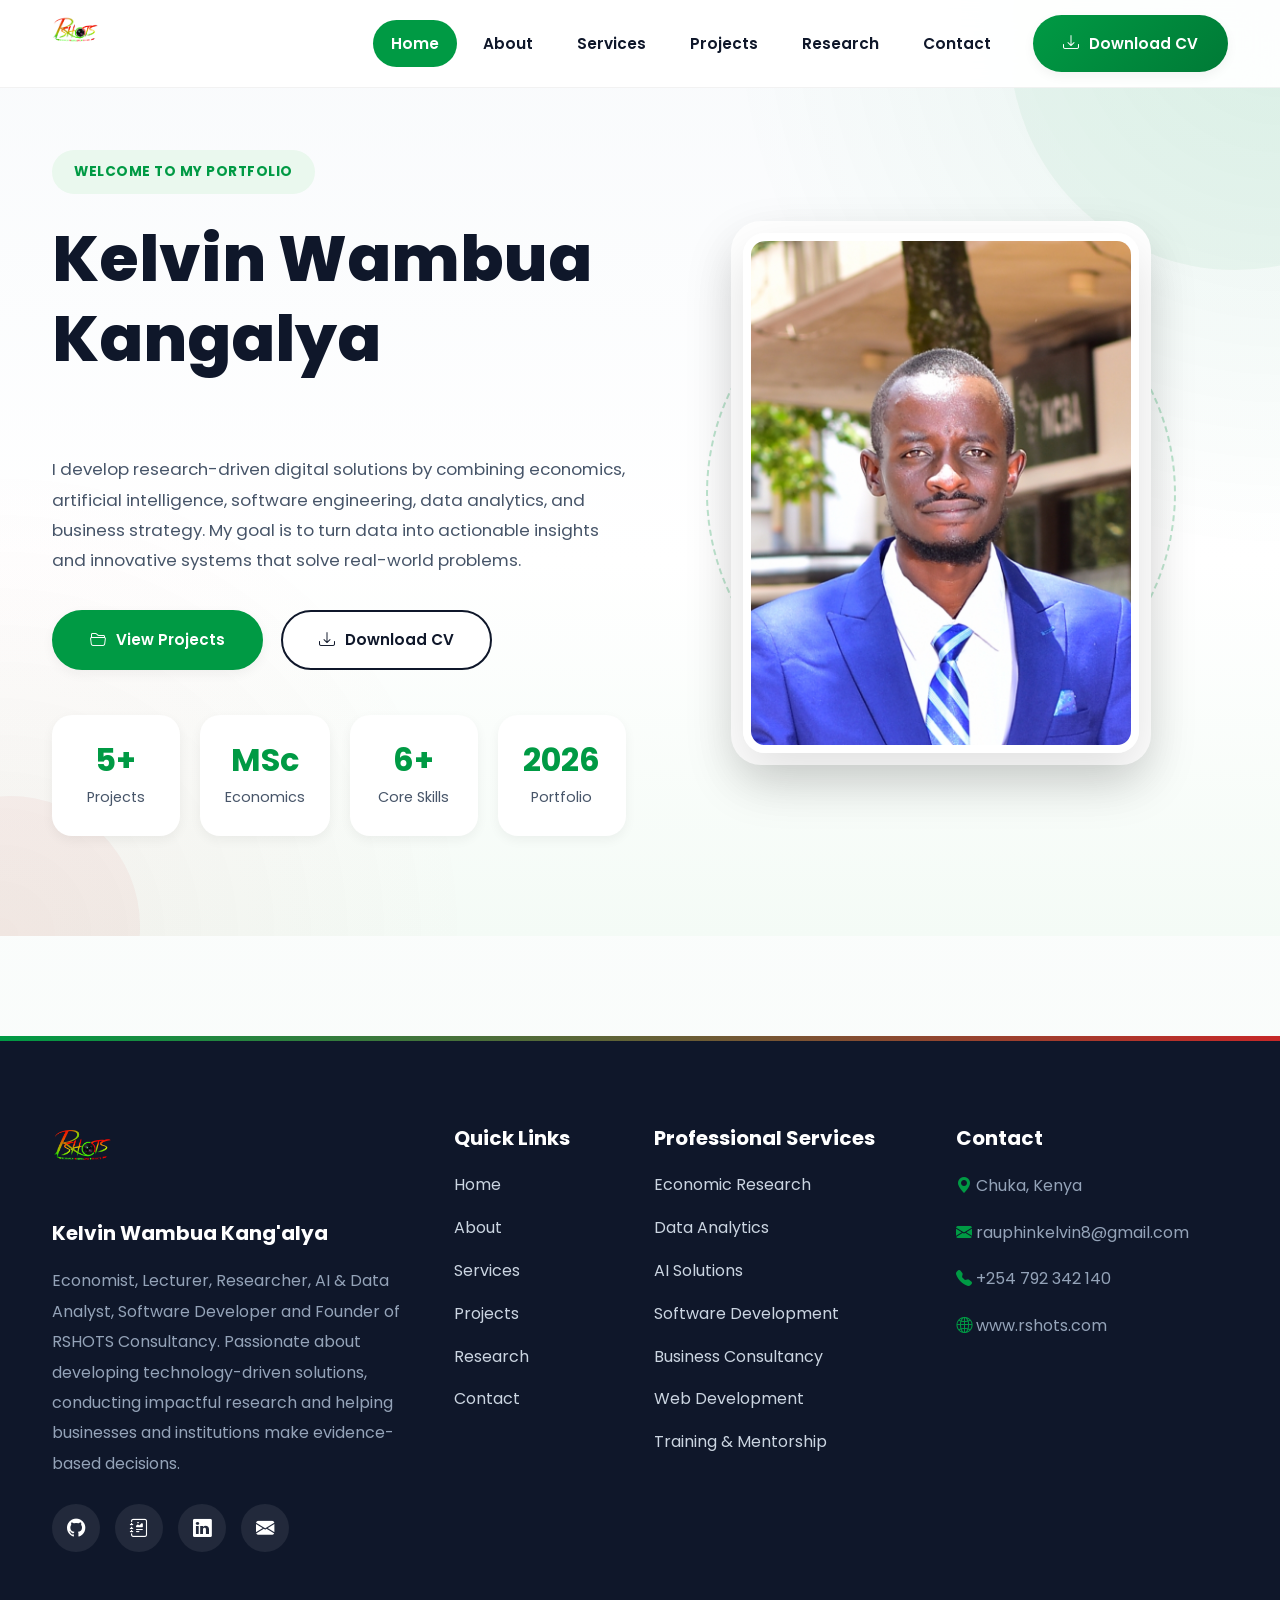
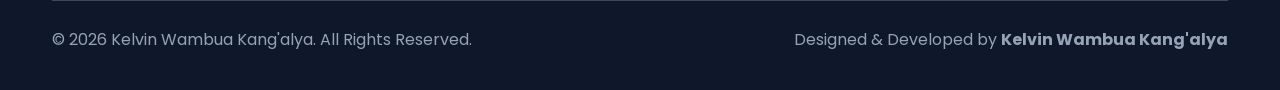
<file: index.html>
<!DOCTYPE html>
<html lang="en">

<head>

    <!-- ==========================================
                    META TAGS
    =========================================== -->

    <meta charset="UTF-8">

    <meta name="viewport"
          content="width=device-width, initial-scale=1.0">

    <meta http-equiv="X-UA-Compatible"
          content="IE=edge">

    <title>
        Kelvin Wambua Kangalya | Economist | AI Data Analyst | Researcher
    </title>

    <meta name="description"
          content="Official portfolio of Kelvin Wambua Kangalya. Economist, AI Data Analyst, Researcher and Software Developer from Kenya.">

    <meta name="keywords"
          content="Kelvin Wambua, Economist, AI Data Analyst, Kenya, Researcher, Portfolio, RSHOTS">

    <meta name="author"
          content="Kelvin Wambua Kangalya">

    <!-- Favicon -->

    <link rel="icon"
          href="images/logo.png">

    <!-- Google Fonts -->

    <link rel="preconnect"
          href="https://fonts.googleapis.com">

    <link rel="preconnect"
          href="https://fonts.gstatic.com"
          crossorigin>

    <link href="https://fonts.googleapis.com/css2?family=Poppins:wght@300;400;500;600;700;800&display=swap"
          rel="stylesheet">

    <!-- Bootstrap -->

    <link href="https://cdn.jsdelivr.net/npm/bootstrap@5.3.7/dist/css/bootstrap.min.css"
          rel="stylesheet">

    <!-- Bootstrap Icons -->

    <link rel="stylesheet"
          href="https://cdn.jsdelivr.net/npm/bootstrap-icons@1.13.1/font/bootstrap-icons.min.css">

    <!-- Custom CSS -->

    <link rel="stylesheet"
          href="css/style.css">

</head>
<a href="#" class="back-top" id="backTop">
    <i class="bi bi-arrow-up"></i>
</a>
<body>

<!-- ==========================================
                NAVIGATION
=========================================== -->

<nav class="navbar navbar-expand-lg fixed-top custom-navbar">

    <div class="container">

        <!-- Logo -->

        <a class="navbar-brand" href="index.html">

            <img src="images/logo.png"
                 alt="RSHOTS Logo"
                 class="navbar-logo">

        </a>

        <!-- Mobile Toggle -->

        <button class="navbar-toggler"
                type="button"
                data-bs-toggle="collapse"
                data-bs-target="#navbarNav"
                aria-controls="navbarNav"
                aria-expanded="false"
                aria-label="Toggle navigation">

            <i class="bi bi-list"></i>

        </button>

        <!-- Navigation Links -->

        <div class="collapse navbar-collapse"
             id="navbarNav">

            <ul class="navbar-nav ms-auto align-items-lg-center">

                <li class="nav-item">
                    <a class="nav-link active" href="index.html">Home</a>
                </li>

                <li class="nav-item">
                    <a class="nav-link" href="about.html">About</a>
                </li>

                <li class="nav-item">
                    <a class="nav-link" href="services.html">Services</a>
                </li>

                <li class="nav-item">
                    <a class="nav-link" href="projects.html">Projects</a>
                </li>

                <li class="nav-item">
                    <a class="nav-link" href="research.html">Research</a>
                </li>

                <li class="nav-item">
                    <a class="nav-link" href="contact.html">Contact</a>
                </li>

                <li class="nav-item ms-lg-3">

                    <a href="doc/Kelvin_Wambua_Kangalya_CV_2026.pdf"
                       download
                       class="resume-btn">

                        <i class="bi bi-download"></i>

                        Download CV

                    </a>

                </li>

            </ul>

        </div>

    </div>

</nav>
<!-- ==================================================
                    HERO SECTION
=================================================== -->

<section id="home" class="hero">

    <div class="container">

        <div class="row align-items-center gy-5">

            <!-- LEFT COLUMN -->

            <div class="col-lg-6">

                <span class="hero-badge">

                    WELCOME TO MY PORTFOLIO

                </span>

                <h1>

                    Kelvin Wambua Kangalya

                </h1>

       <h2>

    <span id="typing-text"></span>

</h2>

                <p>

                    I develop research-driven digital solutions by combining
                    economics, artificial intelligence, software engineering,
                    data analytics, and business strategy. My goal is to turn
                    data into actionable insights and innovative systems that
                    solve real-world problems.

                </p>

                <div class="hero-buttons">

                    <a href="projects.html"
   class="btn btn-success btn-lg">

    <i class="bi bi-folder2-open"></i>

    View Projects

</a>
                    
                    <a href="doc/Kelvin_Wambua_Kangalya_CV_2026.pdf"
   download
   class="btn btn-outline-dark btn-lg">

    <i class="bi bi-download"></i>

    Download CV

</a>

                </div>

                <!-- Statistics -->

                <div class="hero-stats">

                    <div class="stat-card">

                        <h3>5+</h3>

                        <p>Projects</p>

                    </div>

                    <div class="stat-card">

                        <h3>MSc</h3>

                        <p>Economics</p>

                    </div>

                    <div class="stat-card">

                        <h3>6+</h3>

                        <p>Core Skills</p>

                    </div>

                    <div class="stat-card">

                        <h3>2026</h3>

                        <p>Portfolio</p>

                    </div>

                </div>

            </div>

            <!-- RIGHT COLUMN -->

            <div class="col-lg-6 text-center">

                <div class="hero-image-wrapper">

                    <img src="images/profile.jpg"
     alt="Kelvin Wambua Kangalya"
     class="hero-image"
     loading="lazy">

                </div>

            </div>

        </div>

    </div>

</section>
<!-- ==================================================
                        FOOTER
=================================================== -->

<footer>

<div class="container">

<div class="row gy-5">

<!-- Brand -->

<div class="col-lg-4">

<img src="images/logo.png"
     alt="RSHOTS Logo"
     class="footer-logo">

<h4>

Kelvin Wambua Kang'alya

</h4>

<p>

Economist, Lecturer, Researcher, AI & Data Analyst,
Software Developer and Founder of RSHOTS Consultancy.
Passionate about developing technology-driven solutions,
conducting impactful research and helping businesses
and institutions make evidence-based decisions.

</p>

<div class="social-icons">

<a href="https://github.com/Kelvinkangalya"
   target="_blank">

<i class="bi bi-github"></i>

</a>

<a href="https://www.researchgate.net/publication/397411814_Balancing_Enforcement_and_Compliance_Rethinking_Tax_Governance_in_Kenya"
   target="_blank">

<i class="bi bi-journal-richtext"></i>

</a>

<a href="https://www.linkedin.com/"
   target="_blank">

<i class="bi bi-linkedin"></i>

</a>

<a href="mailto:rshotsco@gmail.com">

<i class="bi bi-envelope-fill"></i>

</a>

</div>

</div>

<!-- Quick Links -->

<div class="col-lg-2 col-md-6">

<h4>

Quick Links

</h4>

<ul class="list-unstyled">

<li><a href="index.html">Home</a></li>

<li><a href="about.html">About</a></li>

<li><a href="services.html">Services</a></li>

<li><a href="projects.html">Projects</a></li>

<li><a href="research.html">Research</a></li>

<li><a href="contact.html">Contact</a></li>

</ul>

</div>

<!-- Professional Services -->

<div class="col-lg-3 col-md-6">

<h4>

Professional Services

</h4>

<ul class="list-unstyled">

<li>Economic Research</li>

<li>Data Analytics</li>

<li>AI Solutions</li>

<li>Software Development</li>

<li>Business Consultancy</li>

<li>Web Development</li>

<li>Training & Mentorship</li>

</ul>

</div>

<!-- Contact -->

<div class="col-lg-3">

<h4>

Contact

</h4>

<p>

<i class="bi bi-geo-alt-fill text-primary"></i>

Chuka, Kenya

</p>

<p>

<i class="bi bi-envelope-fill text-primary"></i>

rauphinkelvin8@gmail.com

</p>

<p>

<i class="bi bi-telephone-fill text-primary"></i>

+254 792 342 140

</p>

<p>

<i class="bi bi-globe2 text-primary"></i>

<a href="https://rshots.com"
   target="_blank">

www.rshots.com

</a>

</p>

</div>

</div>

<hr class="mt-5 mb-4">

<div class="row align-items-center">

<div class="col-md-6">

<p class="mb-0">

© 2026 Kelvin Wambua Kang'alya. All Rights Reserved.

</p>

</div>

<div class="col-md-6 text-md-end">

<p class="mb-0">

Designed & Developed by
<strong>Kelvin Wambua Kang'alya</strong>

</p>

</div>

</div>

</div>

</footer>

<!-- Bootstrap -->

<script src="https://cdn.jsdelivr.net/npm/bootstrap@5.3.7/dist/js/bootstrap.bundle.min.js"></script>

<!-- Custom JavaScript -->

<script src="js/script.js"></script>

</body>

</html>
</file>
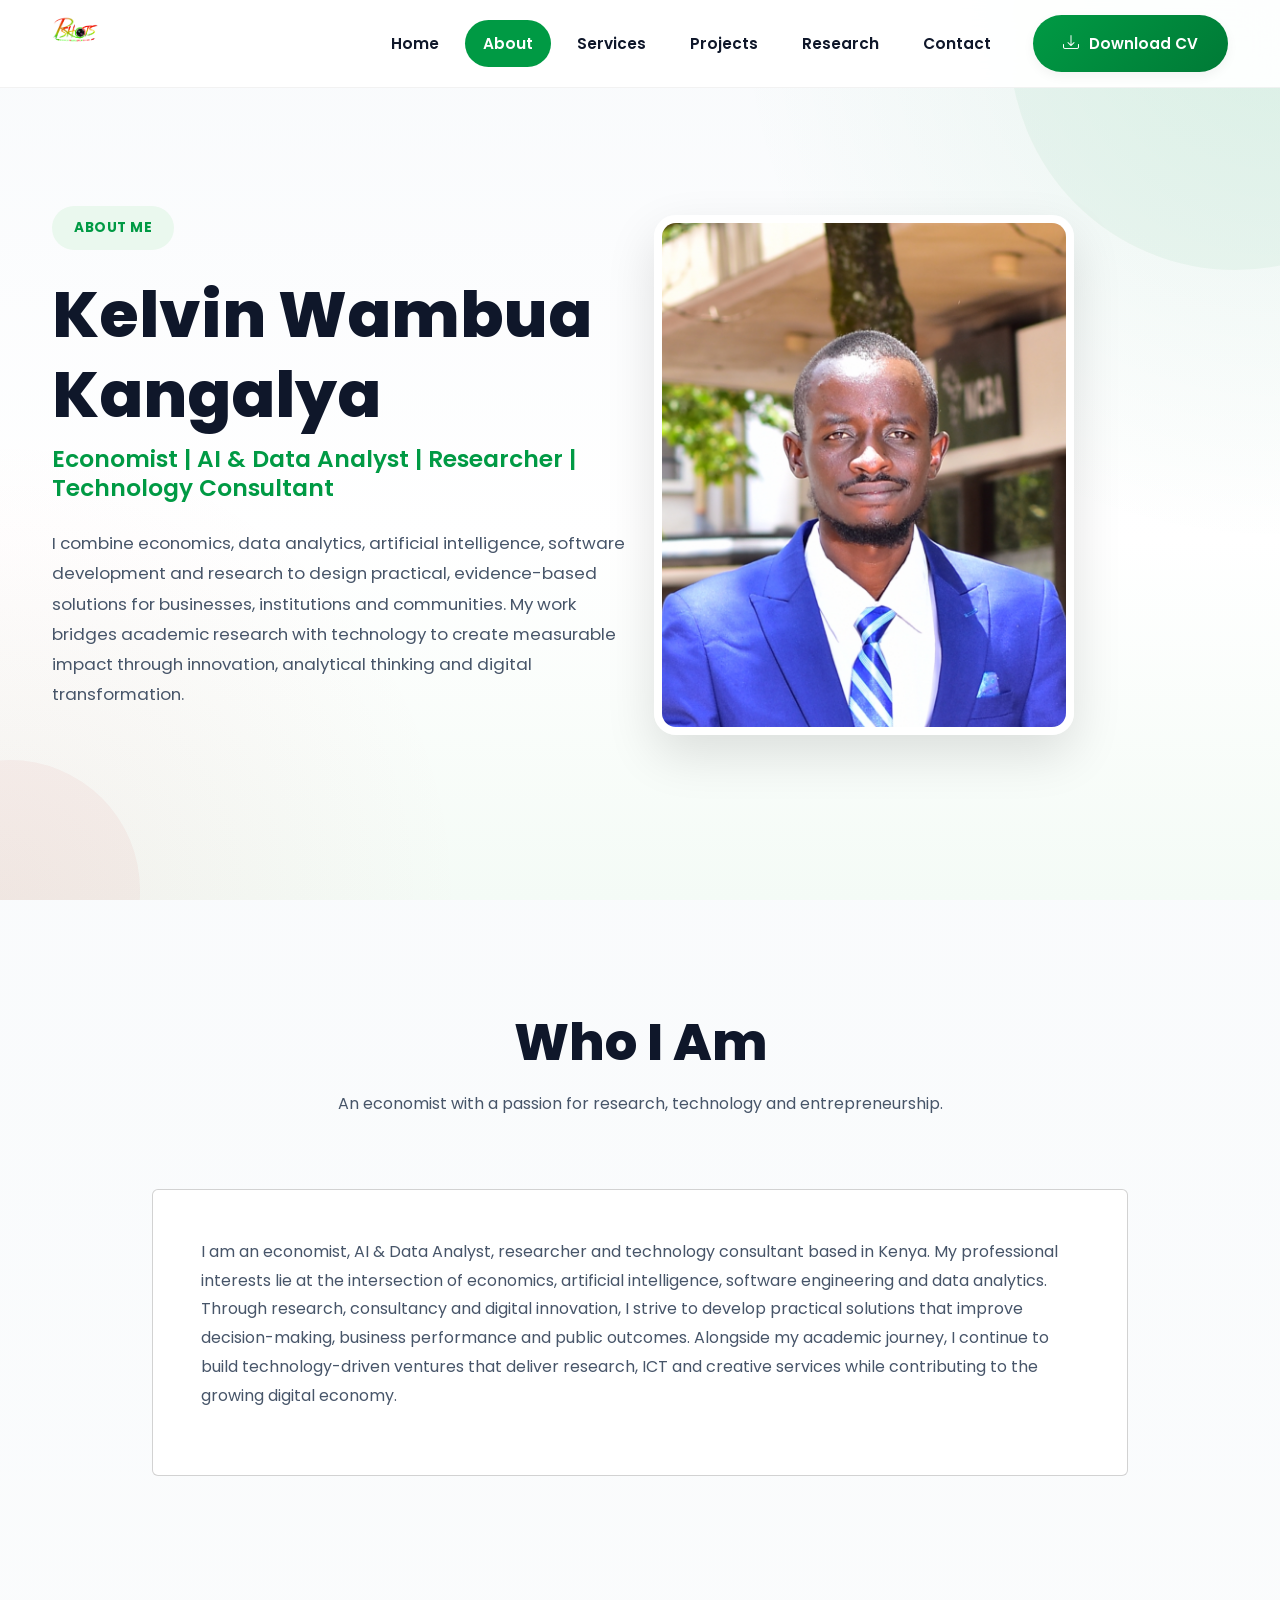
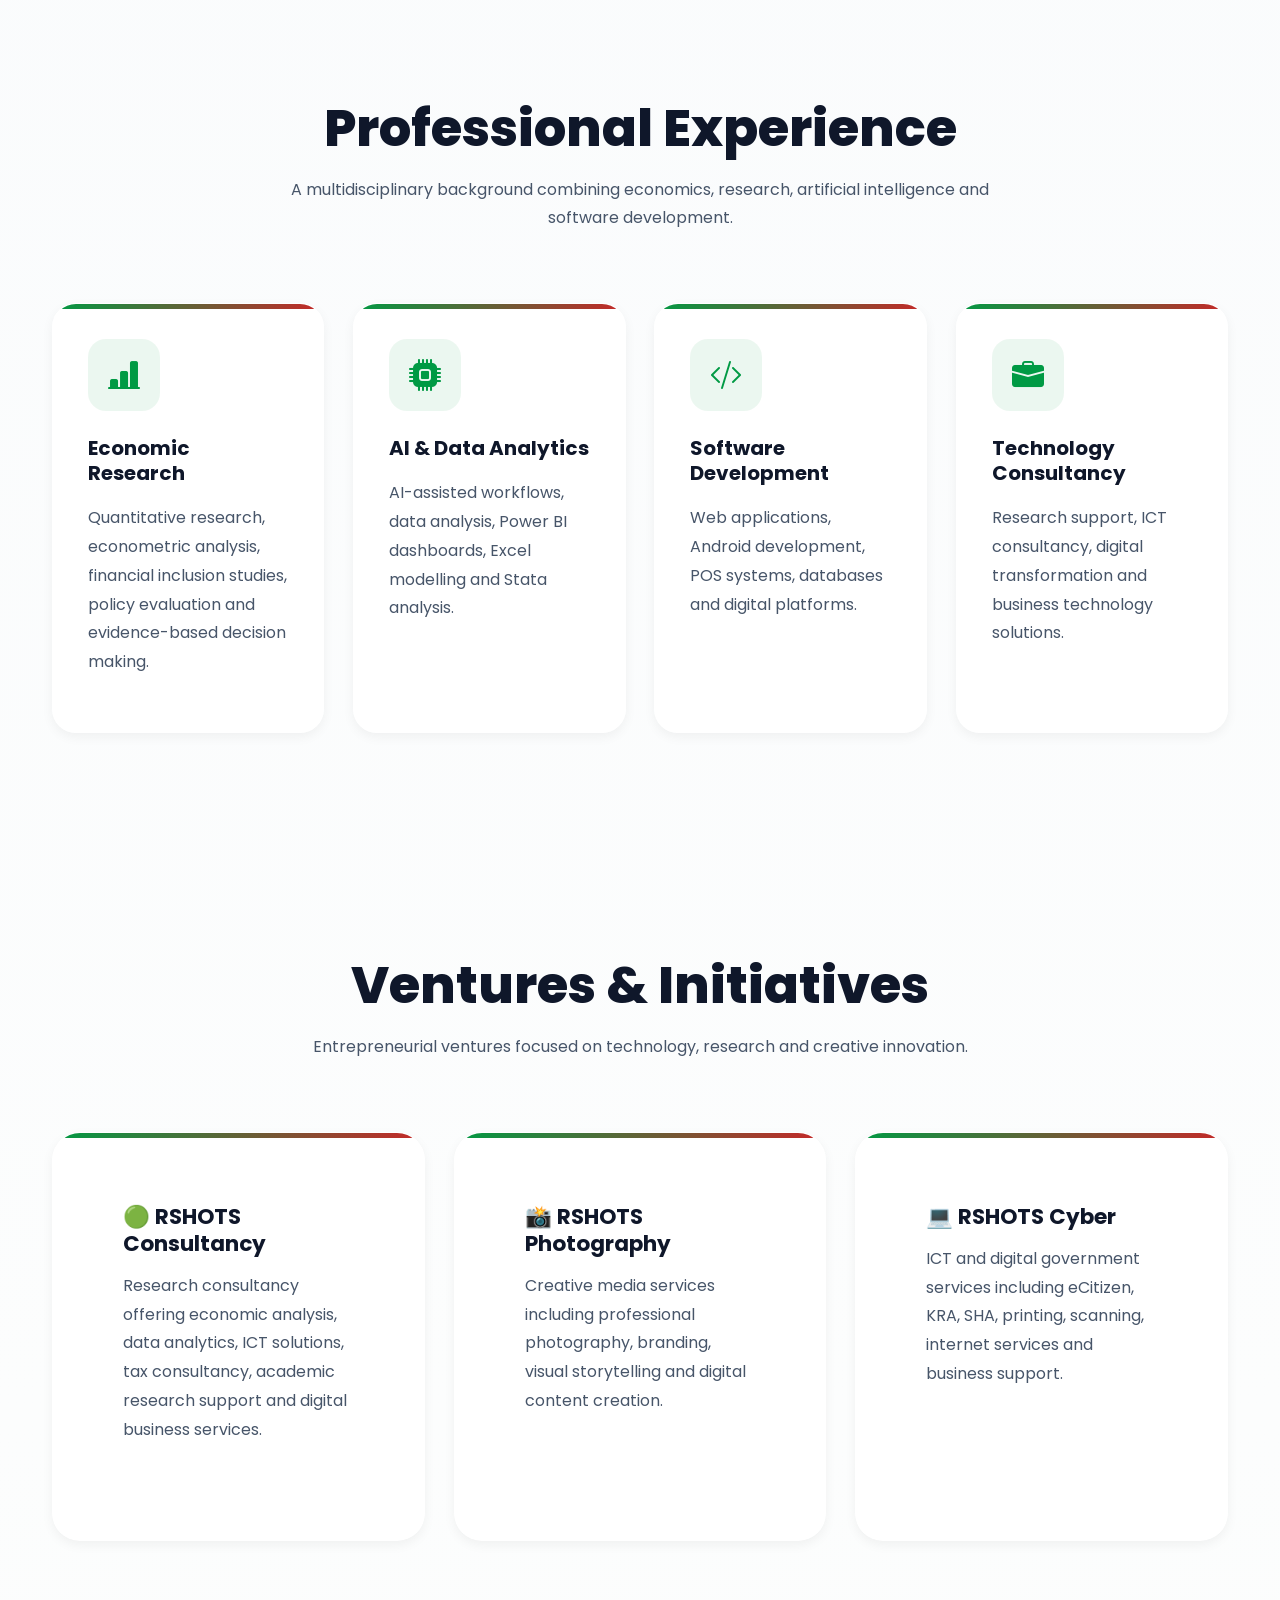
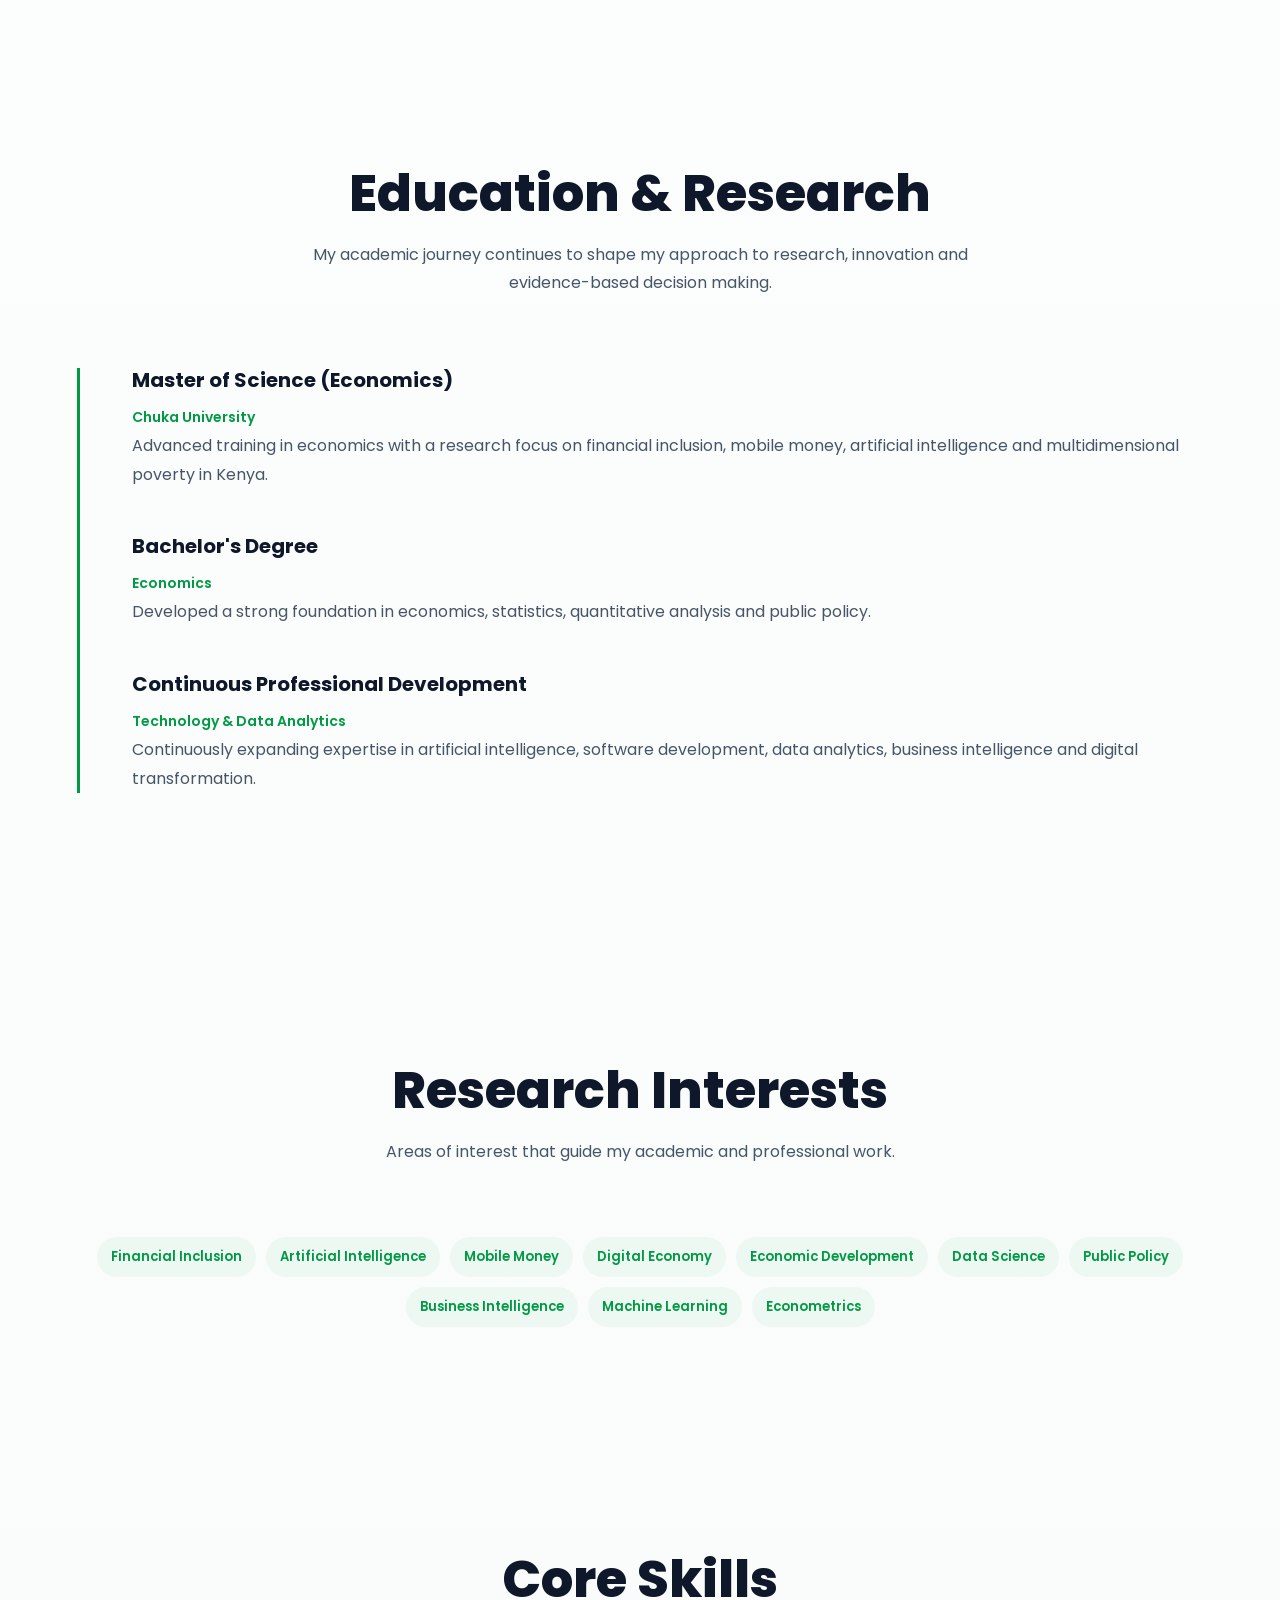
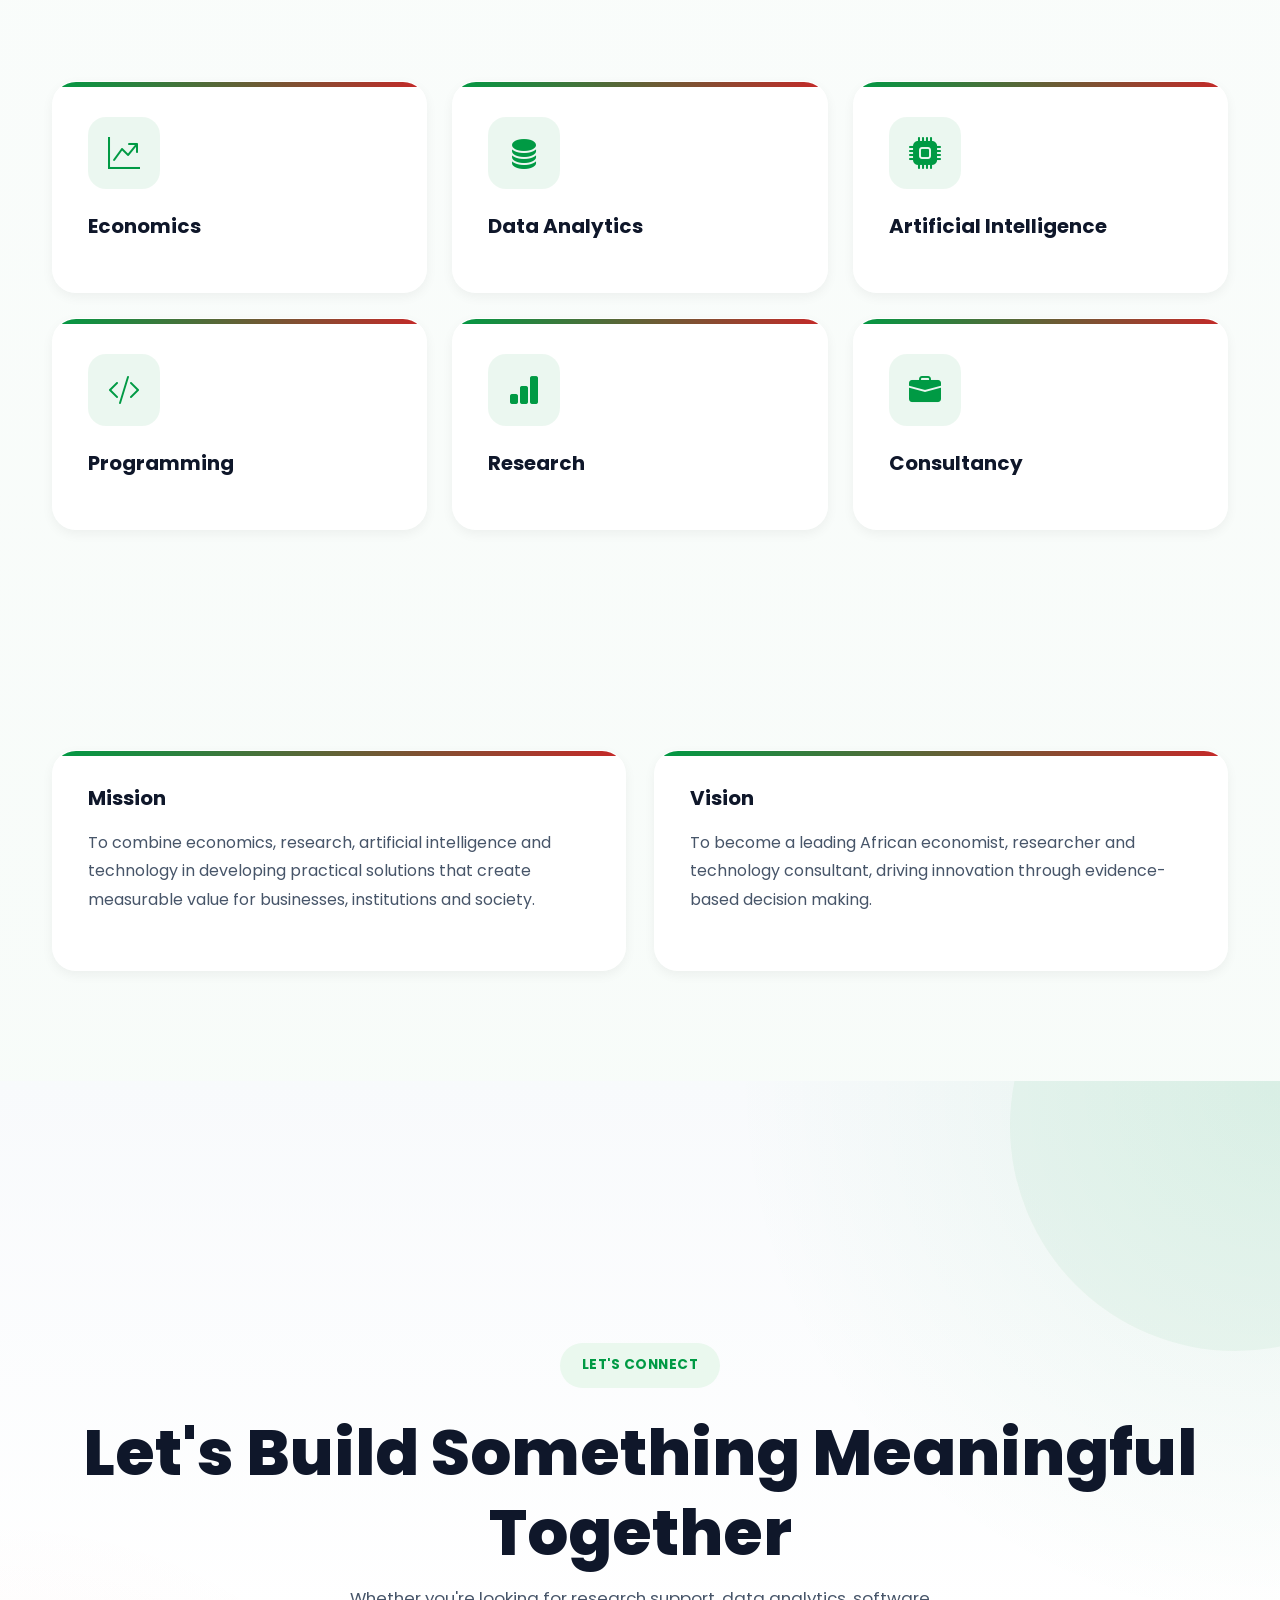
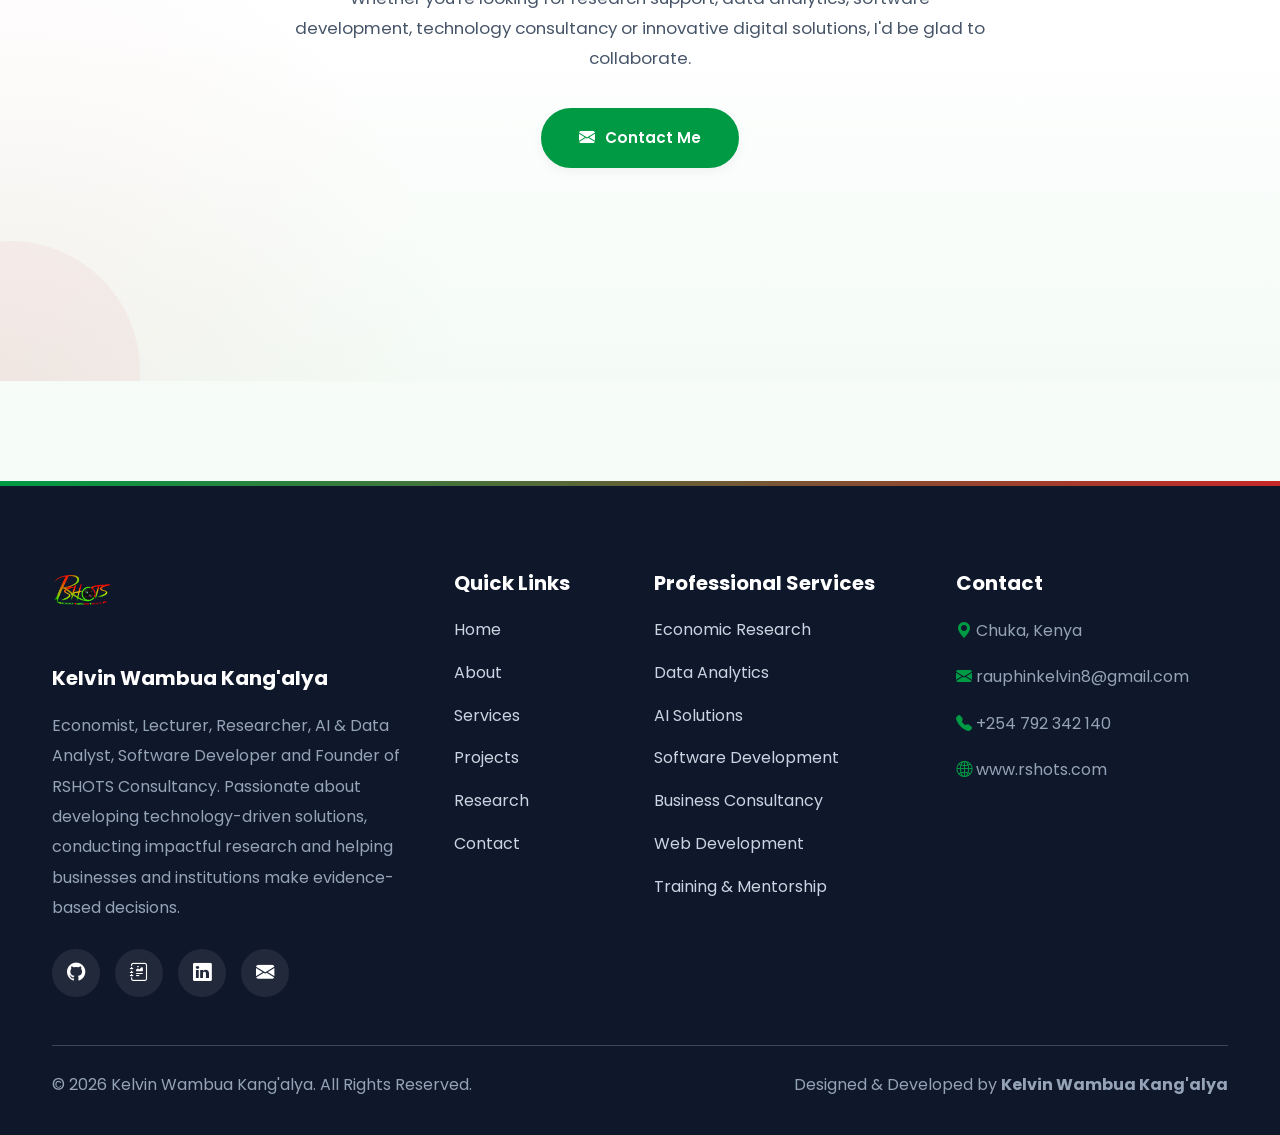
<file: about.html>
<!DOCTYPE html>
<html lang="en">

<head>

    <!-- ==========================================
                    META TAGS
    =========================================== -->

    <meta charset="UTF-8">

    <meta name="viewport"
          content="width=device-width, initial-scale=1.0">

    <meta http-equiv="X-UA-Compatible"
          content="IE=edge">

    <title>About | Kelvin Wambua Kangalya</title>

    <meta name="description"
          content="Learn more about Kelvin Wambua Kangalya, an Economist, AI & Data Analyst, Researcher, Technology Consultant and Founder of RSHOTS Consultancy.">

    <link rel="icon" href="images/logo.png">

    <!-- Google Fonts -->

    <link rel="preconnect"
          href="https://fonts.googleapis.com">

    <link rel="preconnect"
          href="https://fonts.gstatic.com"
          crossorigin>

    <link href="https://fonts.googleapis.com/css2?family=Poppins:wght@300;400;500;600;700;800&display=swap"
          rel="stylesheet">

    <!-- Bootstrap -->

    <link href="https://cdn.jsdelivr.net/npm/bootstrap@5.3.7/dist/css/bootstrap.min.css"
          rel="stylesheet">

    <!-- Bootstrap Icons -->

    <link rel="stylesheet"
          href="https://cdn.jsdelivr.net/npm/bootstrap-icons@1.13.1/font/bootstrap-icons.min.css">

    <!-- CSS -->

    <link rel="stylesheet"
          href="css/style.css">

</head>
<a href="#" class="back-top" id="backTop">
    <i class="bi bi-arrow-up"></i>
</a>
<body>

<!-- ==========================================
                NAVIGATION
=========================================== -->

<nav class="navbar navbar-expand-lg fixed-top custom-navbar">

    <div class="container">

        <!-- Logo -->

        <a class="navbar-brand" href="index.html">

            <img src="images/logo.png"
                 alt="RSHOTS Logo"
                 class="navbar-logo">

        </a>

        <!-- Mobile Toggle -->

        <button class="navbar-toggler"
                type="button"
                data-bs-toggle="collapse"
                data-bs-target="#navbarNav"
                aria-controls="navbarNav"
                aria-expanded="false"
                aria-label="Toggle navigation">

            <i class="bi bi-list"></i>

        </button>

        <!-- Navigation Links -->

        <div class="collapse navbar-collapse"
             id="navbarNav">

            <ul class="navbar-nav ms-auto align-items-lg-center">

                <li class="nav-item">
                    <a class="nav-link" href="index.html">Home</a>
                </li>

                <li class="nav-item">
                    <a class="nav-link active" href="about.html">About</a>
                </li>

                <li class="nav-item">
                    <a class="nav-link" href="services.html">Services</a>
                </li>

                <li class="nav-item">
                    <a class="nav-link" href="projects.html">Projects</a>
                </li>

                <li class="nav-item">
                    <a class="nav-link" href="research.html">Research</a>
                </li>

                <li class="nav-item">
                    <a class="nav-link" href="contact.html">Contact</a>
                </li>

                <li class="nav-item ms-lg-3">

                    <a href="doc/Kelvin_Wambua_Kangalya_CV_2026.pdf"
                       download
                       class="resume-btn">

                        <i class="bi bi-download"></i>

                        Download CV

                    </a>

                </li>

            </ul>

        </div>

    </div>

</nav>

<!-- ==========================================
                ABOUT HERO
=========================================== -->

<section class="hero">

    <div class="container">

        <div class="row align-items-center gy-5">

            <div class="col-lg-6">

                <span class="hero-badge">

                    ABOUT ME

                </span>

                <h1>

                    Kelvin Wambua Kangalya

                </h1>

                <h2>

                    Economist | AI & Data Analyst | Researcher | Technology Consultant

                </h2>

                <p>

                    I combine economics, data analytics, artificial intelligence,
                    software development and research to design practical,
                    evidence-based solutions for businesses, institutions and
                    communities. My work bridges academic research with
                    technology to create measurable impact through innovation,
                    analytical thinking and digital transformation.

                </p>

            </div>

            <div class="col-lg-6 text-center">

                <img src="images/profile.jpg"
                     alt="Kelvin Wambua Kangalya"
                     class="hero-image">

            </div>

        </div>

    </div>

</section>

<!-- ==========================================
                WHO I AM
=========================================== -->

<section id="who-am-i">

    <div class="container">

        <div class="section-title">

            <h2>

                Who I Am

            </h2>

            <p>

                An economist with a passion for research, technology and entrepreneurship.

            </p>

        </div>

        <div class="row justify-content-center">

            <div class="col-lg-10">

                <div class="card p-5">

                    <p>

                        I am an economist, AI & Data Analyst, researcher and technology consultant based in Kenya. My professional interests lie at the intersection of economics, artificial intelligence, software engineering and data analytics. Through research, consultancy and digital innovation, I strive to develop practical solutions that improve decision-making, business performance and public outcomes. Alongside my academic journey, I continue to build technology-driven ventures that deliver research, ICT and creative services while contributing to the growing digital economy.

                    </p>

                </div>

            </div>

        </div>

    </div>

</section>
<!-- ==========================================
            PROFESSIONAL EXPERIENCE
=========================================== -->

<section id="experience">

    <div class="container">

        <div class="section-title">

            <h2>

                Professional Experience

            </h2>

            <p>

                A multidisciplinary background combining economics, research,
                artificial intelligence and software development.

            </p>

        </div>

        <div class="row g-4">

            <!-- Research -->

            <div class="col-lg-3 col-md-6">

                <div class="skill-card h-100">

                    <i class="bi bi-bar-chart-line-fill"></i>

                    <h4>Economic Research</h4>

                    <p>

                        Quantitative research, econometric analysis,
                        financial inclusion studies, policy evaluation
                        and evidence-based decision making.

                    </p>

                </div>

            </div>

            <!-- AI -->

            <div class="col-lg-3 col-md-6">

                <div class="skill-card h-100">

                    <i class="bi bi-cpu-fill"></i>

                    <h4>AI & Data Analytics</h4>

                    <p>

                        AI-assisted workflows, data analysis,
                        Power BI dashboards,
                        Excel modelling and Stata analysis.

                    </p>

                </div>

            </div>

            <!-- Development -->

            <div class="col-lg-3 col-md-6">

                <div class="skill-card h-100">

                    <i class="bi bi-code-slash"></i>

                    <h4>Software Development</h4>

                    <p>

                        Web applications,
                        Android development,
                        POS systems,
                        databases and digital platforms.

                    </p>

                </div>

            </div>

            <!-- Consultancy -->

            <div class="col-lg-3 col-md-6">

                <div class="skill-card h-100">

                    <i class="bi bi-briefcase-fill"></i>

                    <h4>Technology Consultancy</h4>

                    <p>

                        Research support,
                        ICT consultancy,
                        digital transformation
                        and business technology solutions.

                    </p>

                </div>

            </div>

        </div>

    </div>

</section>

<!-- ==========================================
            VENTURES & INITIATIVES
=========================================== -->

<section id="ventures">

    <div class="container">

        <div class="section-title">

            <h2>

                Ventures & Initiatives

            </h2>

            <p>

                Entrepreneurial ventures focused on technology,
                research and creative innovation.

            </p>

        </div>

        <div class="row g-4">

            <!-- Consultancy -->

            <div class="col-lg-4">

                <div class="project-card h-100">

                    <div class="project-content">

                        <h3>

                            🟢 RSHOTS Consultancy

                        </h3>

                        <p>

                            Research consultancy offering economic analysis,
                            data analytics, ICT solutions, tax consultancy,
                            academic research support and digital business services.

                        </p>

                    </div>

                </div>

            </div>

            <!-- Photography -->

            <div class="col-lg-4">

                <div class="project-card h-100">

                    <div class="project-content">

                        <h3>

                            📸 RSHOTS Photography

                        </h3>

                        <p>

                            Creative media services including professional
                            photography, branding, visual storytelling
                            and digital content creation.

                        </p>

                    </div>

                </div>

            </div>

            <!-- Cyber -->

            <div class="col-lg-4">

                <div class="project-card h-100">

                    <div class="project-content">

                        <h3>

                            💻 RSHOTS Cyber

                        </h3>

                        <p>

                            ICT and digital government services including
                            eCitizen, KRA, SHA, printing, scanning,
                            internet services and business support.

                        </p>

                    </div>

                </div>

            </div>

        </div>

    </div>

</section>
<!-- ==========================================
            EDUCATION & RESEARCH
=========================================== -->

<section id="education">

    <div class="container">

        <div class="section-title">

            <h2>Education & Research</h2>

            <p>
                My academic journey continues to shape my approach to
                research, innovation and evidence-based decision making.
            </p>

        </div>

        <div class="timeline">

            <div class="timeline-item">

                <h4>Master of Science (Economics)</h4>

                <small>Chuka University</small>

                <p>

                    Advanced training in economics with a research focus on
                    financial inclusion, mobile money, artificial intelligence
                    and multidimensional poverty in Kenya.

                </p>

            </div>

            <div class="timeline-item">

                <h4>Bachelor's Degree</h4>

                <small>Economics</small>

                <p>

                    Developed a strong foundation in economics,
                    statistics, quantitative analysis and public policy.

                </p>

            </div>

            <div class="timeline-item">

                <h4>Continuous Professional Development</h4>

                <small>Technology & Data Analytics</small>

                <p>

                    Continuously expanding expertise in artificial
                    intelligence, software development, data analytics,
                    business intelligence and digital transformation.

                </p>

            </div>

        </div>

    </div>

</section>

<!-- ==========================================
            RESEARCH INTERESTS
=========================================== -->

<section id="research-interest">

    <div class="container">

        <div class="section-title">

            <h2>

                Research Interests

            </h2>

            <p>

                Areas of interest that guide my academic and professional work.

            </p>

        </div>

        <div class="project-tags justify-content-center">

            <span>Financial Inclusion</span>

            <span>Artificial Intelligence</span>

            <span>Mobile Money</span>

            <span>Digital Economy</span>

            <span>Economic Development</span>

            <span>Data Science</span>

            <span>Public Policy</span>

            <span>Business Intelligence</span>

            <span>Machine Learning</span>

            <span>Econometrics</span>

        </div>

    </div>

</section>

<!-- ==========================================
            CORE SKILLS
=========================================== -->

<section id="skills">

    <div class="container">

        <div class="section-title">

            <h2>

                Core Skills

            </h2>

        </div>

        <div class="skills-grid">

            <div class="skill-card">

                <i class="bi bi-graph-up-arrow"></i>

                <h4>Economics</h4>

            </div>

            <div class="skill-card">

                <i class="bi bi-database-fill"></i>

                <h4>Data Analytics</h4>

            </div>

            <div class="skill-card">

                <i class="bi bi-cpu-fill"></i>

                <h4>Artificial Intelligence</h4>

            </div>

            <div class="skill-card">

                <i class="bi bi-code-slash"></i>

                <h4>Programming</h4>

            </div>

            <div class="skill-card">

                <i class="bi bi-bar-chart-fill"></i>

                <h4>Research</h4>

            </div>

            <div class="skill-card">

                <i class="bi bi-briefcase-fill"></i>

                <h4>Consultancy</h4>

            </div>

        </div>

    </div>

</section>

<!-- ==========================================
            MISSION & VISION
=========================================== -->

<section id="mission">

    <div class="container">

        <div class="row g-4">

            <div class="col-lg-6">

                <div class="info-box h-100">

                    <h5>

                        Mission

                    </h5>

                    <p>

                        To combine economics, research, artificial
                        intelligence and technology in developing
                        practical solutions that create measurable
                        value for businesses, institutions and society.

                    </p>

                </div>

            </div>

            <div class="col-lg-6">

                <div class="info-box h-100">

                    <h5>

                        Vision

                    </h5>

                    <p>

                        To become a leading African economist,
                        researcher and technology consultant,
                        driving innovation through evidence-based
                        decision making.

                    </p>

                </div>

            </div>

        </div>

    </div>

</section>

<!-- ==========================================
            CALL TO ACTION
=========================================== -->

<section class="hero">

    <div class="container text-center">

        <span class="hero-badge">

            LET'S CONNECT

        </span>

        <h1>

            Let's Build Something Meaningful Together

        </h1>

        <p class="mx-auto"
           style="max-width:700px;">

            Whether you're looking for research support,
            data analytics, software development,
            technology consultancy or innovative digital
            solutions, I'd be glad to collaborate.

        </p>

        <a href="contact.html"
           class="btn btn-success btn-lg">

            <i class="bi bi-envelope-fill"></i>

            Contact Me

        </a>

    </div>

</section>

<!-- ==================================================
                        FOOTER
=================================================== -->

<footer>

<div class="container">

<div class="row gy-5">

<!-- Brand -->

<div class="col-lg-4">

<img src="images/logo.png"
     alt="RSHOTS Logo"
     class="footer-logo">

<h4>

Kelvin Wambua Kang'alya

</h4>

<p>

Economist, Lecturer, Researcher, AI & Data Analyst,
Software Developer and Founder of RSHOTS Consultancy.
Passionate about developing technology-driven solutions,
conducting impactful research and helping businesses
and institutions make evidence-based decisions.

</p>

<div class="social-icons">

<a href="https://github.com/Kelvinkangalya"
   target="_blank">

<i class="bi bi-github"></i>

</a>

<a href="https://www.researchgate.net/publication/397411814_Balancing_Enforcement_and_Compliance_Rethinking_Tax_Governance_in_Kenya"
   target="_blank">

<i class="bi bi-journal-richtext"></i>

</a>

<a href="https://www.linkedin.com/"
   target="_blank">

<i class="bi bi-linkedin"></i>

</a>

<a href="mailto:rshotsco@gmail.com">

<i class="bi bi-envelope-fill"></i>

</a>

</div>

</div>

<!-- Quick Links -->

<div class="col-lg-2 col-md-6">

<h4>

Quick Links

</h4>

<ul class="list-unstyled">

<li><a href="index.html">Home</a></li>

<li><a href="about.html">About</a></li>

<li><a href="services.html">Services</a></li>

<li><a href="projects.html">Projects</a></li>

<li><a href="research.html">Research</a></li>

<li><a href="contact.html">Contact</a></li>

</ul>

</div>

<!-- Professional Services -->

<div class="col-lg-3 col-md-6">

<h4>

Professional Services

</h4>

<ul class="list-unstyled">

<li>Economic Research</li>

<li>Data Analytics</li>

<li>AI Solutions</li>

<li>Software Development</li>

<li>Business Consultancy</li>

<li>Web Development</li>

<li>Training & Mentorship</li>

</ul>

</div>

<!-- Contact -->

<div class="col-lg-3">

<h4>

Contact

</h4>

<p>

<i class="bi bi-geo-alt-fill text-primary"></i>

Chuka, Kenya

</p>

<p>

<i class="bi bi-envelope-fill text-primary"></i>

rauphinkelvin8@gmail.com

</p>

<p>

<i class="bi bi-telephone-fill text-primary"></i>

+254 792 342 140

</p>

<p>

<i class="bi bi-globe2 text-primary"></i>

<a href="https://rshots.com"
   target="_blank">

www.rshots.com

</a>

</p>

</div>

</div>

<hr class="mt-5 mb-4">

<div class="row align-items-center">

<div class="col-md-6">

<p class="mb-0">

© 2026 Kelvin Wambua Kang'alya. All Rights Reserved.

</p>

</div>

<div class="col-md-6 text-md-end">

<p class="mb-0">

Designed & Developed by
<strong>Kelvin Wambua Kang'alya</strong>

</p>

</div>

</div>

</div>

</footer>

<!-- Bootstrap -->

<script src="https://cdn.jsdelivr.net/npm/bootstrap@5.3.7/dist/js/bootstrap.bundle.min.js"></script>

<!-- Custom JavaScript -->

<script src="js/script.js"></script>

</body>

</html>
</file>
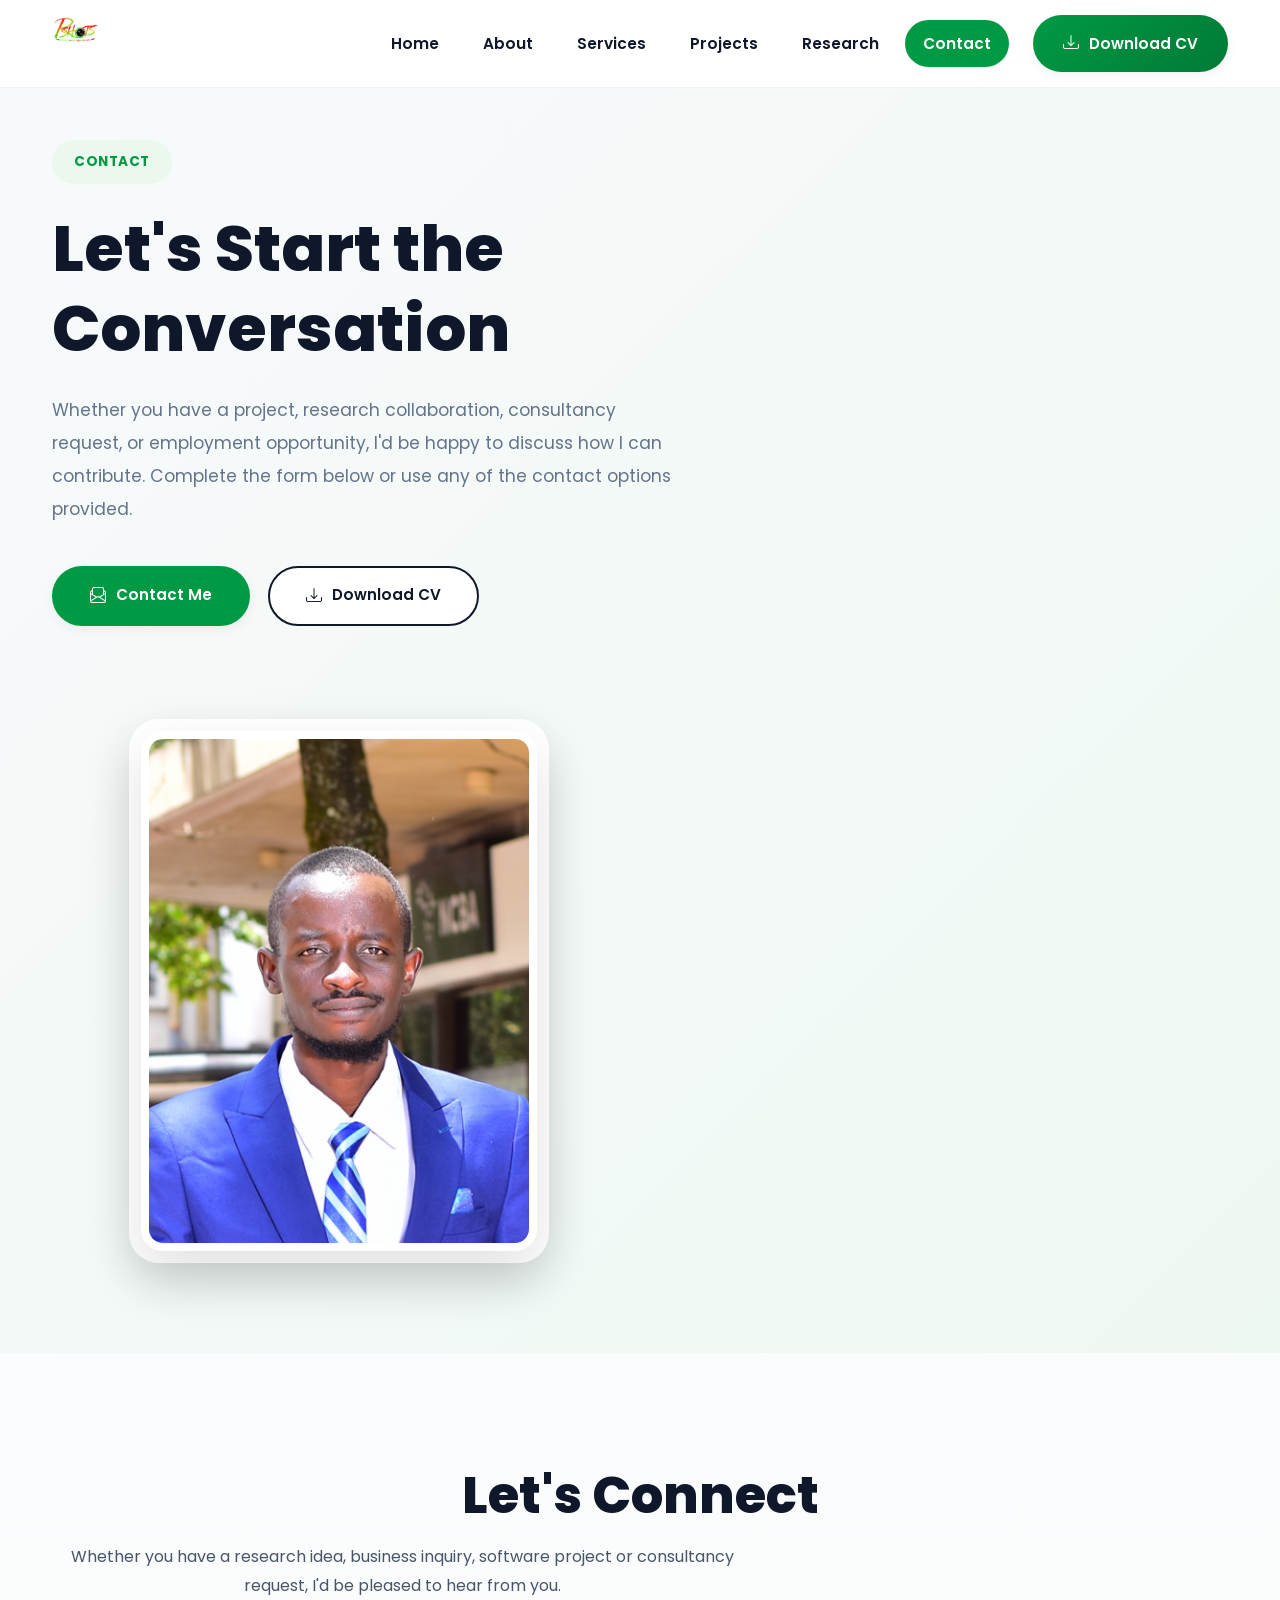
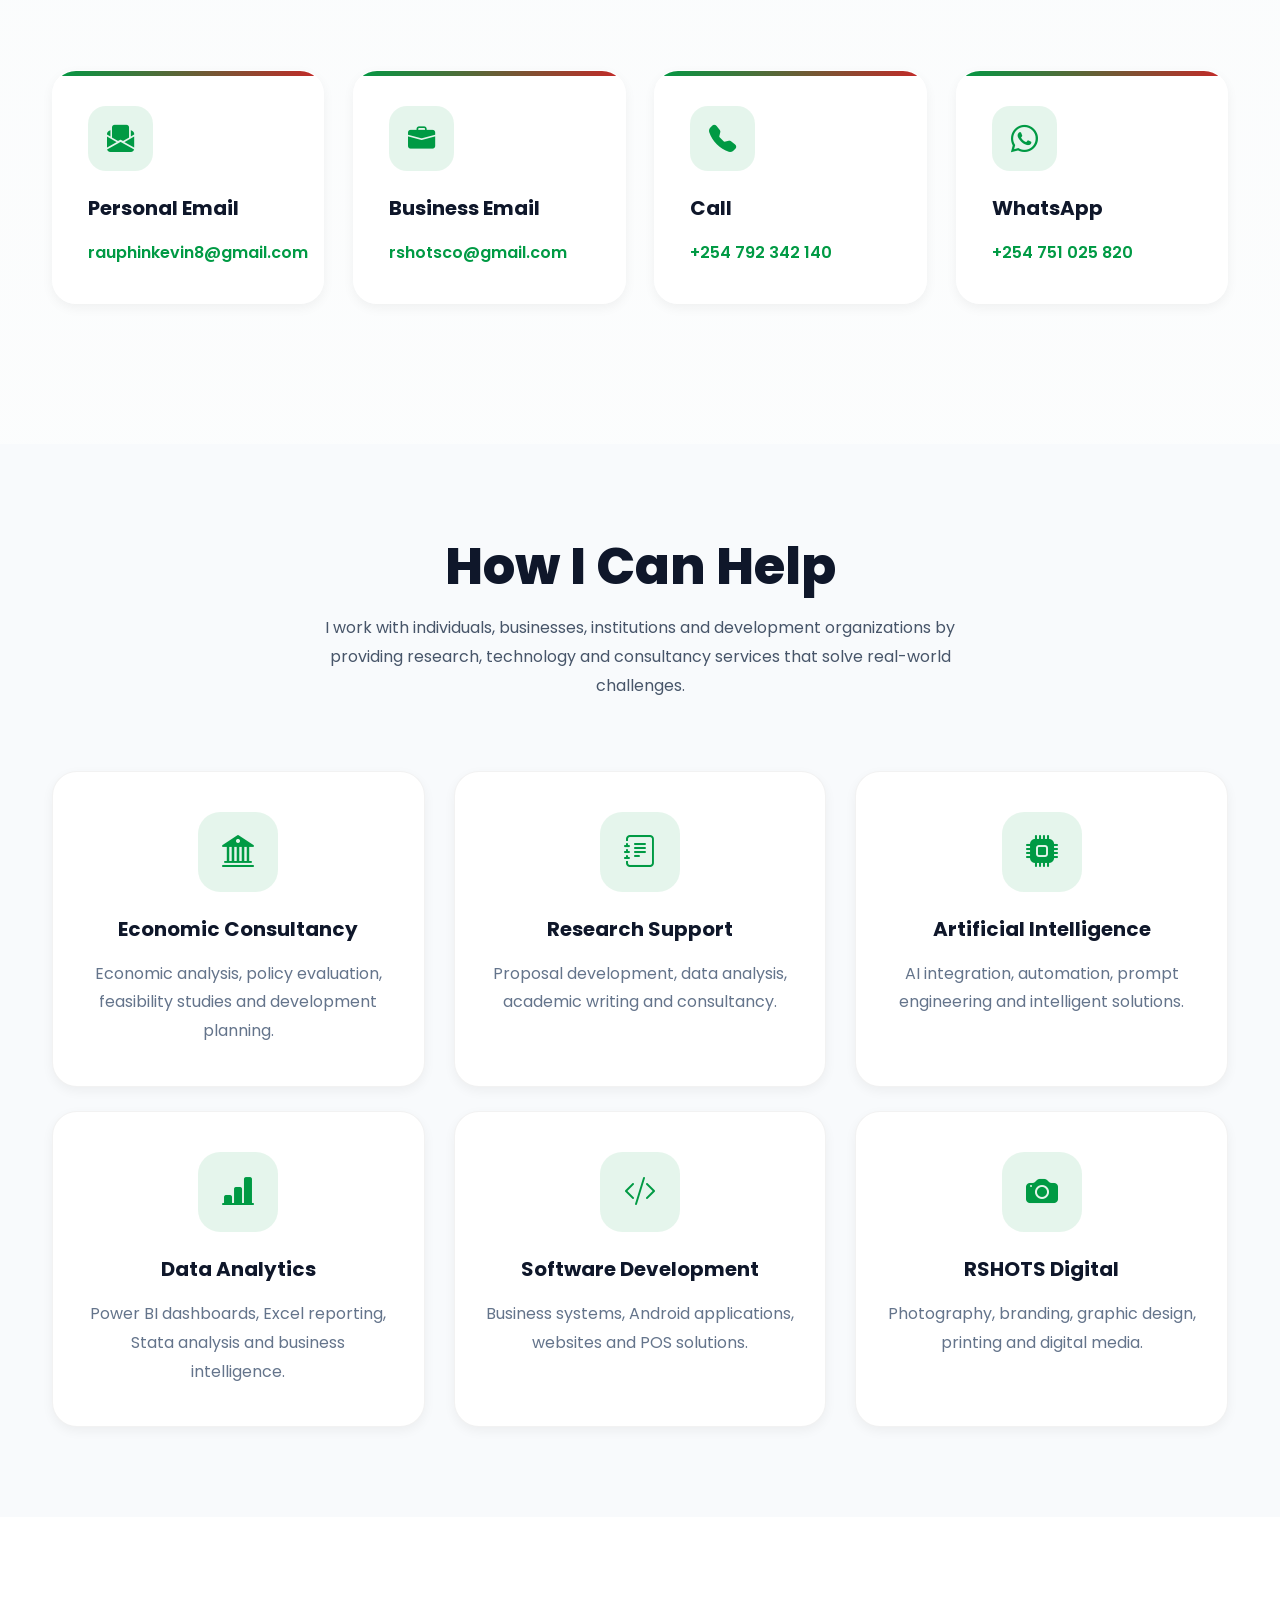
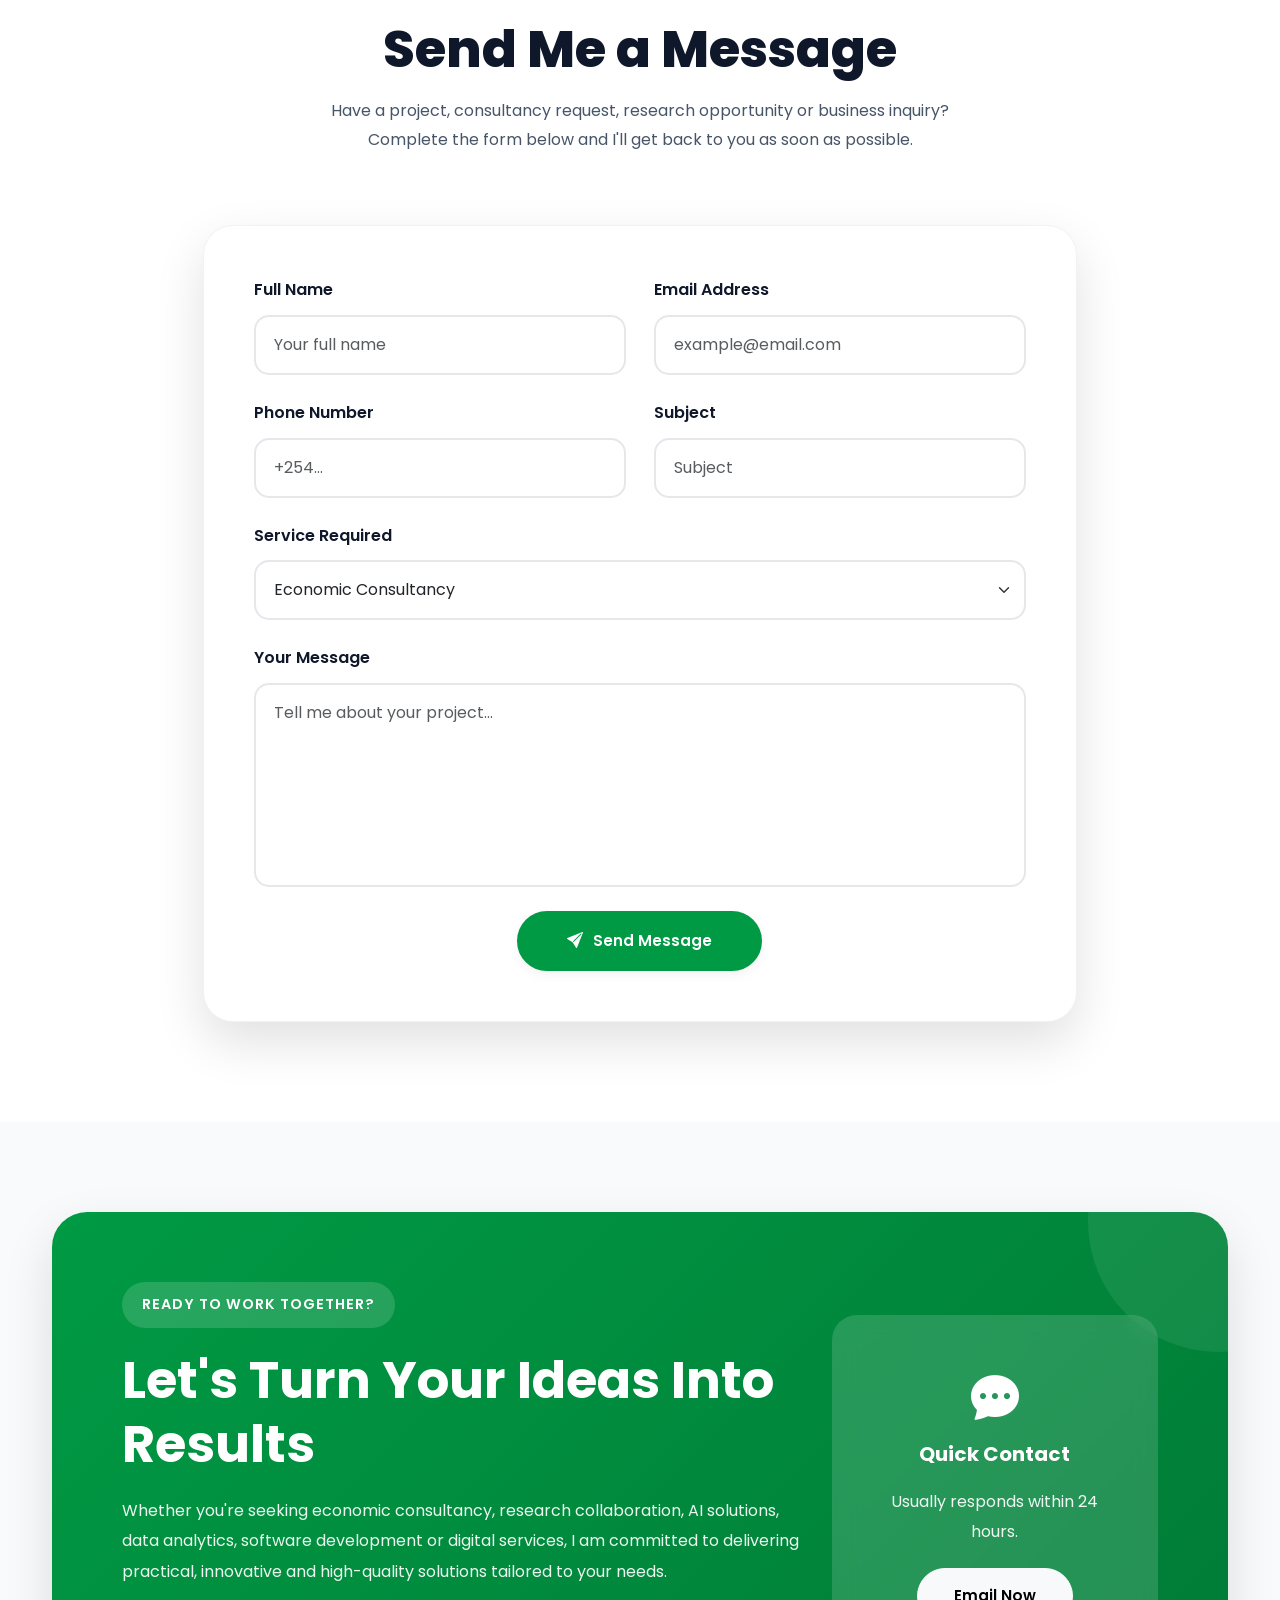
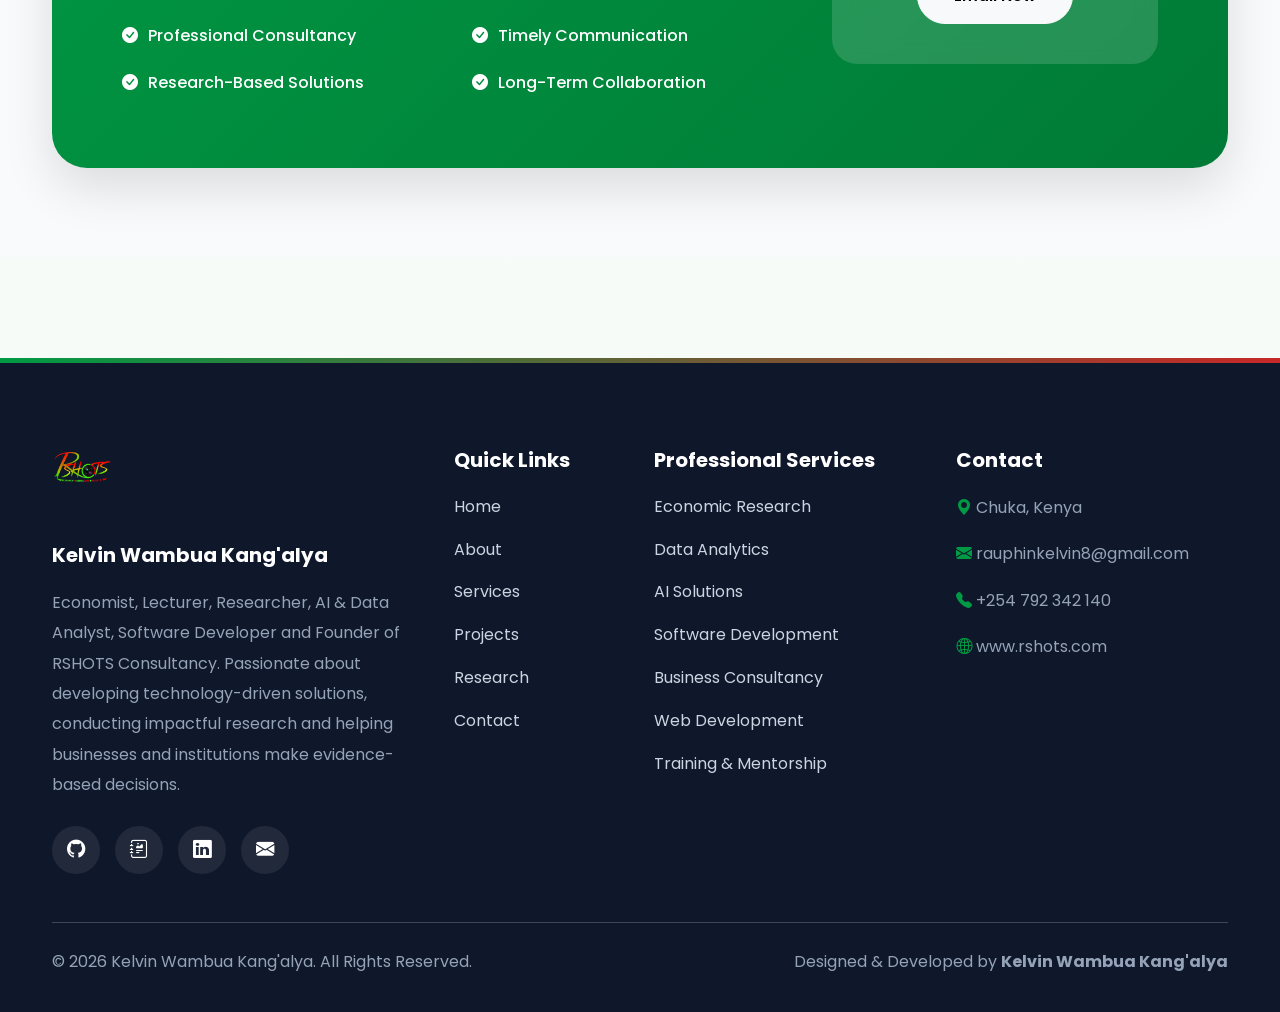
<file: contact.html>
<!DOCTYPE html>
<html lang="en">

<head>

<meta charset="UTF-8">
<meta name="viewport"
content="width=device-width, initial-scale=1.0">

<title>

Contact | Kelvin Wambua Kang'alya

</title>

<meta name="description"
content="Contact Kelvin Wambua Kang'alya for consultancy, research collaboration, AI, software development and data analytics.">

<!-- Google Fonts -->

<link rel="preconnect"
href="https://fonts.googleapis.com">

<link rel="preconnect"
href="https://fonts.gstatic.com"
crossorigin>

<link href="https://fonts.googleapis.com/css2?family=Poppins:wght@300;400;500;600;700;800&display=swap"
rel="stylesheet">

<!-- Bootstrap -->

<link href="https://cdn.jsdelivr.net/npm/bootstrap@5.3.7/dist/css/bootstrap.min.css"
rel="stylesheet">

<!-- Bootstrap Icons -->

<link rel="stylesheet"
href="https://cdn.jsdelivr.net/npm/bootstrap-icons@1.13.1/font/bootstrap-icons.min.css">

<!-- CSS -->

<link rel="stylesheet"
href="css/style.css">

</head>
<a href="#" class="back-top" id="backTop">
    <i class="bi bi-arrow-up"></i>
</a>
<body>
<!-- ==========================================
                NAVIGATION
=========================================== -->

<nav class="navbar navbar-expand-lg fixed-top custom-navbar">

    <div class="container">

        <!-- Logo -->

        <a class="navbar-brand" href="index.html">

            <img src="images/logo.png"
                 alt="RSHOTS Logo"
                 class="navbar-logo">

        </a>

        <!-- Mobile Toggle -->

        <button class="navbar-toggler"
                type="button"
                data-bs-toggle="collapse"
                data-bs-target="#navbarNav"
                aria-controls="navbarNav"
                aria-expanded="false"
                aria-label="Toggle navigation">

            <i class="bi bi-list"></i>

        </button>

        <!-- Navigation Links -->

        <div class="collapse navbar-collapse"
             id="navbarNav">

            <ul class="navbar-nav ms-auto align-items-lg-center">

                <li class="nav-item">
                    <a class="nav-link" href="index.html">Home</a>
                </li>

                <li class="nav-item">
                    <a class="nav-link" href="about.html">About</a>
                </li>

                <li class="nav-item">
                    <a class="nav-link" href="services.html">Services</a>
                </li>

                <li class="nav-item">
                    <a class="nav-link" href="projects.html">Projects</a>
                </li>

                <li class="nav-item">
                    <a class="nav-link" href="research.html">Research</a>
                </li>

                <li class="nav-item">
                    <a class="nav-link active" href="contact.html">Contact</a>
                </li>

                <li class="nav-item ms-lg-3">

                    <a href="doc/Kelvin_Wambua_Kangalya_CV_2026.pdf"
                       download
                       class="resume-btn">

                        <i class="bi bi-download"></i>

                        Download CV

                    </a>

                </li>

            </ul>

        </div>

    </div>

</nav>
<!--=========================================
                CONTACT HERO
==========================================-->

<section class="contact-hero">

    <div class="container">

        <div class="row align-items-center gy-5">

            <div class="col-lg-7">

                <span class="hero-badge">

                    CONTACT

                </span>

                <h1>

                    Let's Start the Conversation

                </h1>

                <p>

                    Whether you have a project, research collaboration, consultancy
                    request, or employment opportunity, I'd be happy to discuss how
                    I can contribute. Complete the form below or use any of the
                    contact options provided.

                </p>

                <div class="hero-buttons">

                    <a href="#contactForm"
                       class="btn btn-success btn-lg">

                        <i class="bi bi-envelope-paper"></i>

                        Contact Me

                    </a>

                    <a href="doc/CV 2026.pdf"
                       download
                       class="btn btn-outline-dark btn-lg">

                        <i class="bi bi-download"></i>

                        Download CV

                    </a>

                </div>

            </div>

            <div class="col-lg-6 text-center">

                <div class="hero-image-wrapper">

                    <img src="images/profile.jpg"
     alt="Kelvin Wambua Kangalya"
     class="hero-image"
     loading="lazy">

                </div>

            </div>

        </div>

    </div>

</section>
<!--=========================================
        CONTACT INFORMATION
==========================================-->

<section class="contact-info">

<div class="container">

<div class="section-title">

<h2>

Let's Connect

</h2>

<p>

Whether you have a research idea, business inquiry, software project
or consultancy request, I'd be pleased to hear from you.

</p>

</div>

<div class="row g-4">

<!-- Personal Email -->

<div class="col-lg-3 col-md-6">

<div class="contact-card">

<div class="contact-icon">

<i class="bi bi-envelope-paper-fill"></i>

</div>

<h4>

Personal Email

</h4>

<p>

<a href="mailto:rauphinkevin8@gmail.com">

rauphinkevin8@gmail.com

</a>

</p>

</div>

</div>

<!-- Business Email -->

<div class="col-lg-3 col-md-6">

<div class="contact-card">

<div class="contact-icon">

<i class="bi bi-briefcase-fill"></i>

</div>

<h4>

Business Email

</h4>

<p>

<a href="mailto:rshotsco@gmail.com">

rshotsco@gmail.com

</a>

</p>

</div>

</div>

<!-- Phone -->

<div class="col-lg-3 col-md-6">

<div class="contact-card">

<div class="contact-icon">

<i class="bi bi-telephone-fill"></i>

</div>

<h4>

Call

</h4>

<p>

<a href="tel:+254792342140">

+254 792 342 140

</a>

</p>

</div>

</div>

<!-- WhatsApp -->

<div class="col-lg-3 col-md-6">

<div class="contact-card">

<div class="contact-icon">

<i class="bi bi-whatsapp"></i>

</div>

<h4>

WhatsApp

</h4>

<p>

<a href="https://wa.me/254751025820"

target="_blank">

+254 751 025 820

</a>

</p>

</div>

</div>

</div>

</div>

</section>
  <!--=========================================
        HOW I CAN HELP
==========================================-->

<section class="contact-services">

<div class="container">

<div class="section-title">

<h2>

How I Can Help

</h2>

<p>

I work with individuals, businesses, institutions and development
organizations by providing research, technology and consultancy
services that solve real-world challenges.

</p>

</div>

<div class="row g-4">

<!-- Economics -->

<div class="col-lg-4 col-md-6">

<div class="service-contact-card">

<div class="service-contact-icon">

<i class="bi bi-bank2"></i>

</div>

<h4>

Economic Consultancy

</h4>

<p>

Economic analysis, policy evaluation,
feasibility studies and development planning.

</p>

</div>

</div>

<!-- Research -->

<div class="col-lg-4 col-md-6">

<div class="service-contact-card">

<div class="service-contact-icon">

<i class="bi bi-journal-text"></i>

</div>

<h4>

Research Support

</h4>

<p>

Proposal development,
data analysis,
academic writing
and consultancy.

</p>

</div>

</div>

<!-- AI -->

<div class="col-lg-4 col-md-6">

<div class="service-contact-card">

<div class="service-contact-icon">

<i class="bi bi-cpu-fill"></i>

</div>

<h4>

Artificial Intelligence

</h4>

<p>

AI integration,
automation,
prompt engineering
and intelligent solutions.

</p>

</div>

</div>

<!-- Analytics -->

<div class="col-lg-4 col-md-6">

<div class="service-contact-card">

<div class="service-contact-icon">

<i class="bi bi-bar-chart-line-fill"></i>

</div>

<h4>

Data Analytics

</h4>

<p>

Power BI dashboards,
Excel reporting,
Stata analysis
and business intelligence.

</p>

</div>

</div>

<!-- Software -->

<div class="col-lg-4 col-md-6">

<div class="service-contact-card">

<div class="service-contact-icon">

<i class="bi bi-code-slash"></i>

</div>

<h4>

Software Development

</h4>

<p>

Business systems,
Android applications,
websites and POS solutions.

</p>

</div>

</div>

<!-- RSHOTS -->

<div class="col-lg-4 col-md-6">

<div class="service-contact-card">

<div class="service-contact-icon">

<i class="bi bi-camera-fill"></i>

</div>

<h4>

RSHOTS Digital

</h4>

<p>

Photography,
branding,
graphic design,
printing and digital media.

</p>

</div>

</div>

</div>

</div>

</section>
  <!--=========================================
        CONTACT FORM
==========================================-->

<section id="contact-form" class="contact-form-section">

<div class="container">

<div class="section-title">

<h2>

Send Me a Message

</h2>

<p>

Have a project, consultancy request, research opportunity or business inquiry? Complete the form below and I'll get back to you as soon as possible.

</p>

</div>

<div class="row justify-content-center">

<div class="col-lg-9">

<div class="contact-form-card">

<form id="contactForm">

<div class="row">

<div class="col-md-6 mb-4">

<label>Full Name</label>

<input
type="text"
name="name"
class="form-control"
placeholder="Your full name"
required>

</div>

<div class="col-md-6 mb-4">

<label>Email Address</label>

<input
type="email"
name="email"
class="form-control"
placeholder="example@email.com"
required>

</div>

<div class="col-md-6 mb-4">

<label>Phone Number</label>

<input
type="tel"
name="phone"
class="form-control"
placeholder="+254..."
>

</div>

<div class="col-md-6 mb-4">

<label>Subject</label>

<input
type="text"
name="subject"
class="form-control"
placeholder="Subject"
required>

</div>

<div class="col-12 mb-4">

<label>Service Required</label>

<select
name="service"
class="form-select">

<option>Economic Consultancy</option>

<option>Research Support</option>

<option>Artificial Intelligence</option>

<option>Software Development</option>

<option>Data Analytics</option>

<option>RSHOTS Digital Services</option>

<option>General Inquiry</option>

</select>

</div>

<div class="col-12 mb-4">

<label>Your Message</label>

<textarea
name="message"
rows="7"
class="form-control"
placeholder="Tell me about your project..."
required></textarea>

</div>

<div class="text-center">

<button
type="submit"
class="btn btn-success btn-lg px-5">

<i class="bi bi-send-fill"></i>

Send Message

</button>

</div>

</form>

</div>

</div>

</div>

</div>

</section>
  <!--=========================================
        FINAL CALL TO ACTION
==========================================-->

<section class="contact-cta">

<div class="container">

<div class="cta-card">

<div class="row align-items-center">

<div class="col-lg-8">

<span class="cta-badge">

READY TO WORK TOGETHER?

</span>

<h2>

Let's Turn Your Ideas Into Results

</h2>

<p>

Whether you're seeking economic consultancy, research collaboration,
AI solutions, data analytics, software development or digital
services, I am committed to delivering practical, innovative and
high-quality solutions tailored to your needs.

</p>

<div class="cta-highlights">

<div>

<i class="bi bi-check-circle-fill"></i>

Professional Consultancy

</div>

<div>

<i class="bi bi-check-circle-fill"></i>

Timely Communication

</div>

<div>

<i class="bi bi-check-circle-fill"></i>

Research-Based Solutions

</div>

<div>

<i class="bi bi-check-circle-fill"></i>

Long-Term Collaboration

</div>

</div>

</div>

<div class="col-lg-4 text-center">

<div class="cta-contact-box">

<i class="bi bi-chat-dots-fill"></i>

<h4>

Quick Contact

</h4>

<p>

Usually responds within 24 hours.

</p>

<a href="mailto:rshotsco@gmail.com"

class="btn btn-light btn-lg">

Email Now

</a>

</div>

</div>

</div>

</div>

</div>

</section>
  
  
<!-- ==================================================
                        FOOTER
=================================================== -->

<footer>

<div class="container">

<div class="row gy-5">

<!-- Brand -->

<div class="col-lg-4">

<img src="images/logo.png"
     alt="RSHOTS Logo"
     class="footer-logo">

<h4>

Kelvin Wambua Kang'alya

</h4>

<p>

Economist, Lecturer, Researcher, AI & Data Analyst,
Software Developer and Founder of RSHOTS Consultancy.
Passionate about developing technology-driven solutions,
conducting impactful research and helping businesses
and institutions make evidence-based decisions.

</p>

<div class="social-icons">

<a href="https://github.com/Kelvinkangalya"
   target="_blank">

<i class="bi bi-github"></i>

</a>

<a href="https://www.researchgate.net/publication/397411814_Balancing_Enforcement_and_Compliance_Rethinking_Tax_Governance_in_Kenya"
   target="_blank">

<i class="bi bi-journal-richtext"></i>

</a>

<a href="https://www.linkedin.com/"
   target="_blank">

<i class="bi bi-linkedin"></i>

</a>

<a href="mailto:rshotsco@gmail.com">

<i class="bi bi-envelope-fill"></i>

</a>

</div>

</div>

<!-- Quick Links -->

<div class="col-lg-2 col-md-6">

<h4>

Quick Links

</h4>

<ul class="list-unstyled">

<li><a href="index.html">Home</a></li>

<li><a href="about.html">About</a></li>

<li><a href="services.html">Services</a></li>

<li><a href="projects.html">Projects</a></li>

<li><a href="research.html">Research</a></li>

<li><a href="contact.html">Contact</a></li>

</ul>

</div>

<!-- Professional Services -->

<div class="col-lg-3 col-md-6">

<h4>

Professional Services

</h4>

<ul class="list-unstyled">

<li>Economic Research</li>

<li>Data Analytics</li>

<li>AI Solutions</li>

<li>Software Development</li>

<li>Business Consultancy</li>

<li>Web Development</li>

<li>Training & Mentorship</li>

</ul>

</div>

<!-- Contact -->

<div class="col-lg-3">

<h4>

Contact

</h4>

<p>

<i class="bi bi-geo-alt-fill text-primary"></i>

Chuka, Kenya

</p>

<p>

<i class="bi bi-envelope-fill text-primary"></i>

rauphinkelvin8@gmail.com

</p>

<p>

<i class="bi bi-telephone-fill text-primary"></i>

+254 792 342 140

</p>

<p>

<i class="bi bi-globe2 text-primary"></i>

<a href="https://rshots.com"
   target="_blank">

www.rshots.com

</a>

</p>

</div>

</div>

<hr class="mt-5 mb-4">

<div class="row align-items-center">

<div class="col-md-6">

<p class="mb-0">

© 2026 Kelvin Wambua Kang'alya. All Rights Reserved.

</p>

</div>

<div class="col-md-6 text-md-end">

<p class="mb-0">

Designed & Developed by
<strong>Kelvin Wambua Kang'alya</strong>

</p>

</div>

</div>

</div>

</footer>

<!-- Bootstrap -->

<script src="https://cdn.jsdelivr.net/npm/bootstrap@5.3.7/dist/js/bootstrap.bundle.min.js"></script>

<!-- Custom JavaScript -->

<script src="js/script.js"></script>

</body>

</html>
</file>
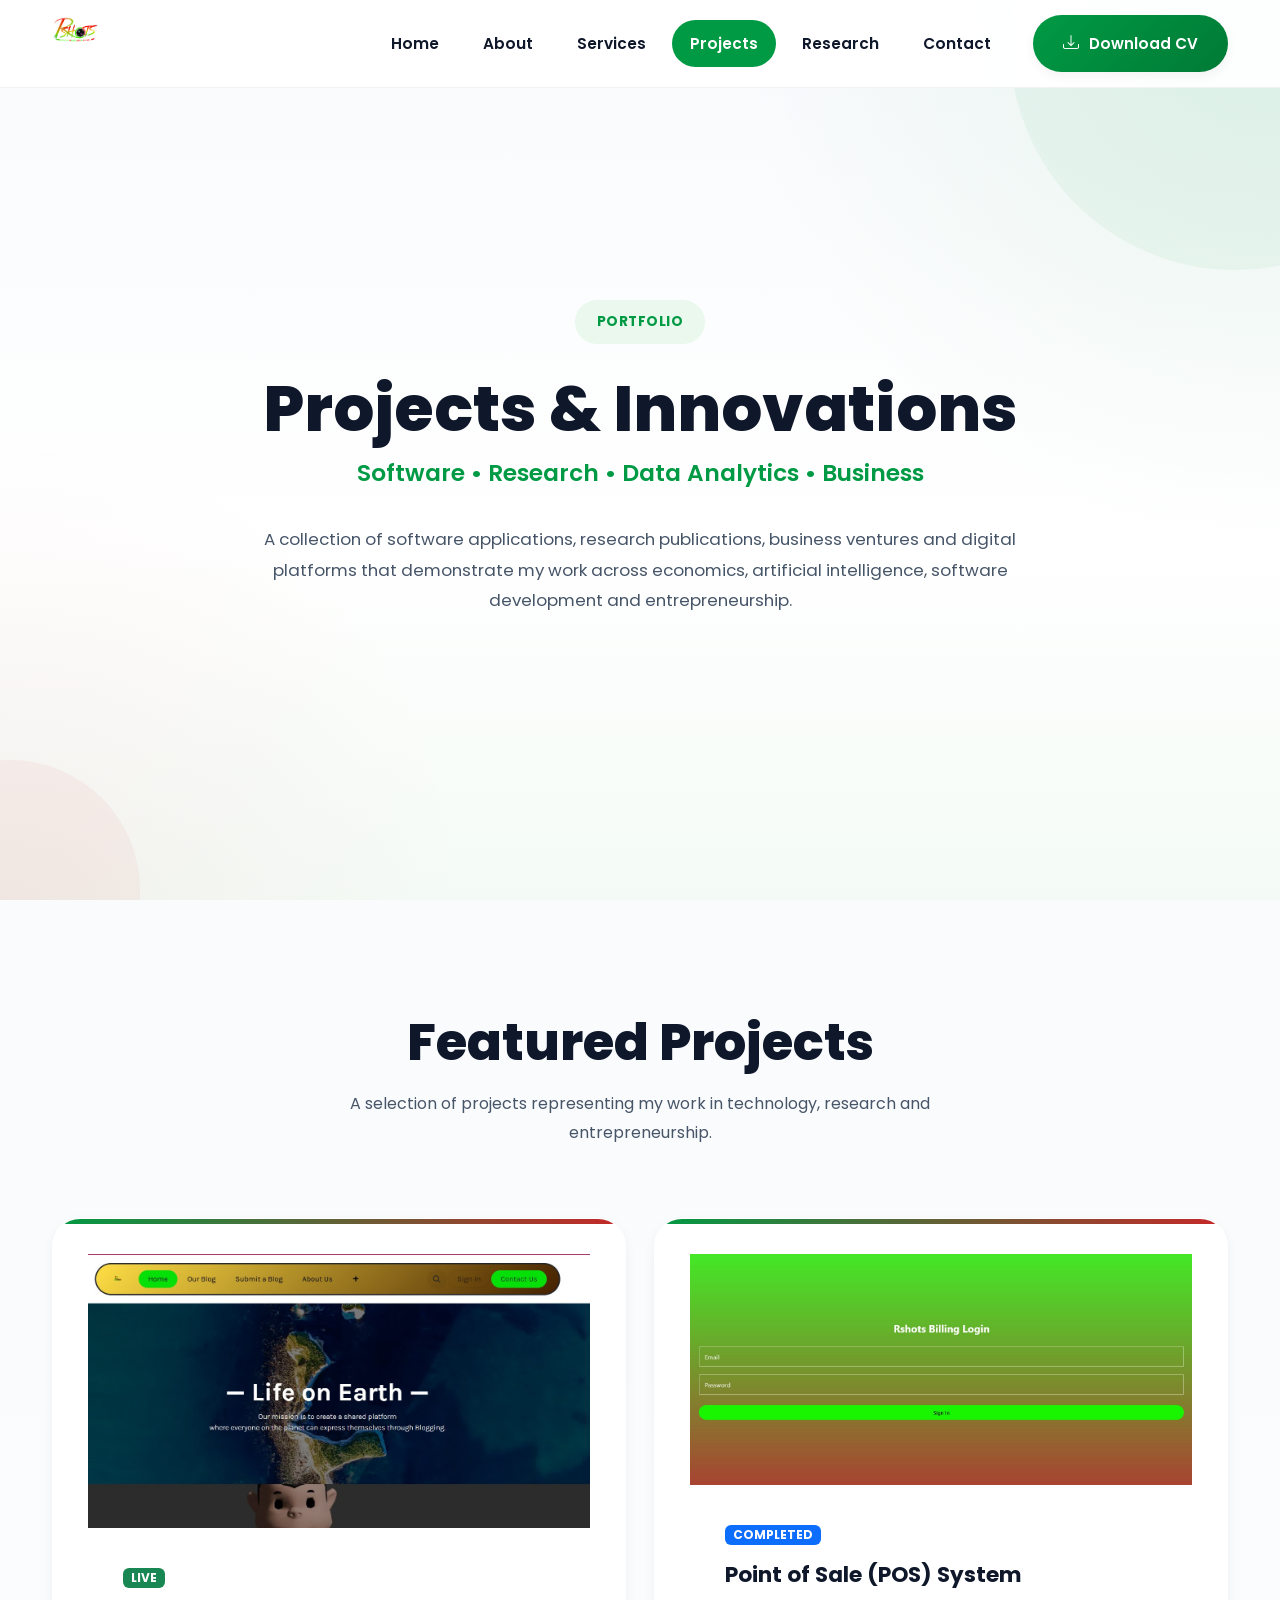
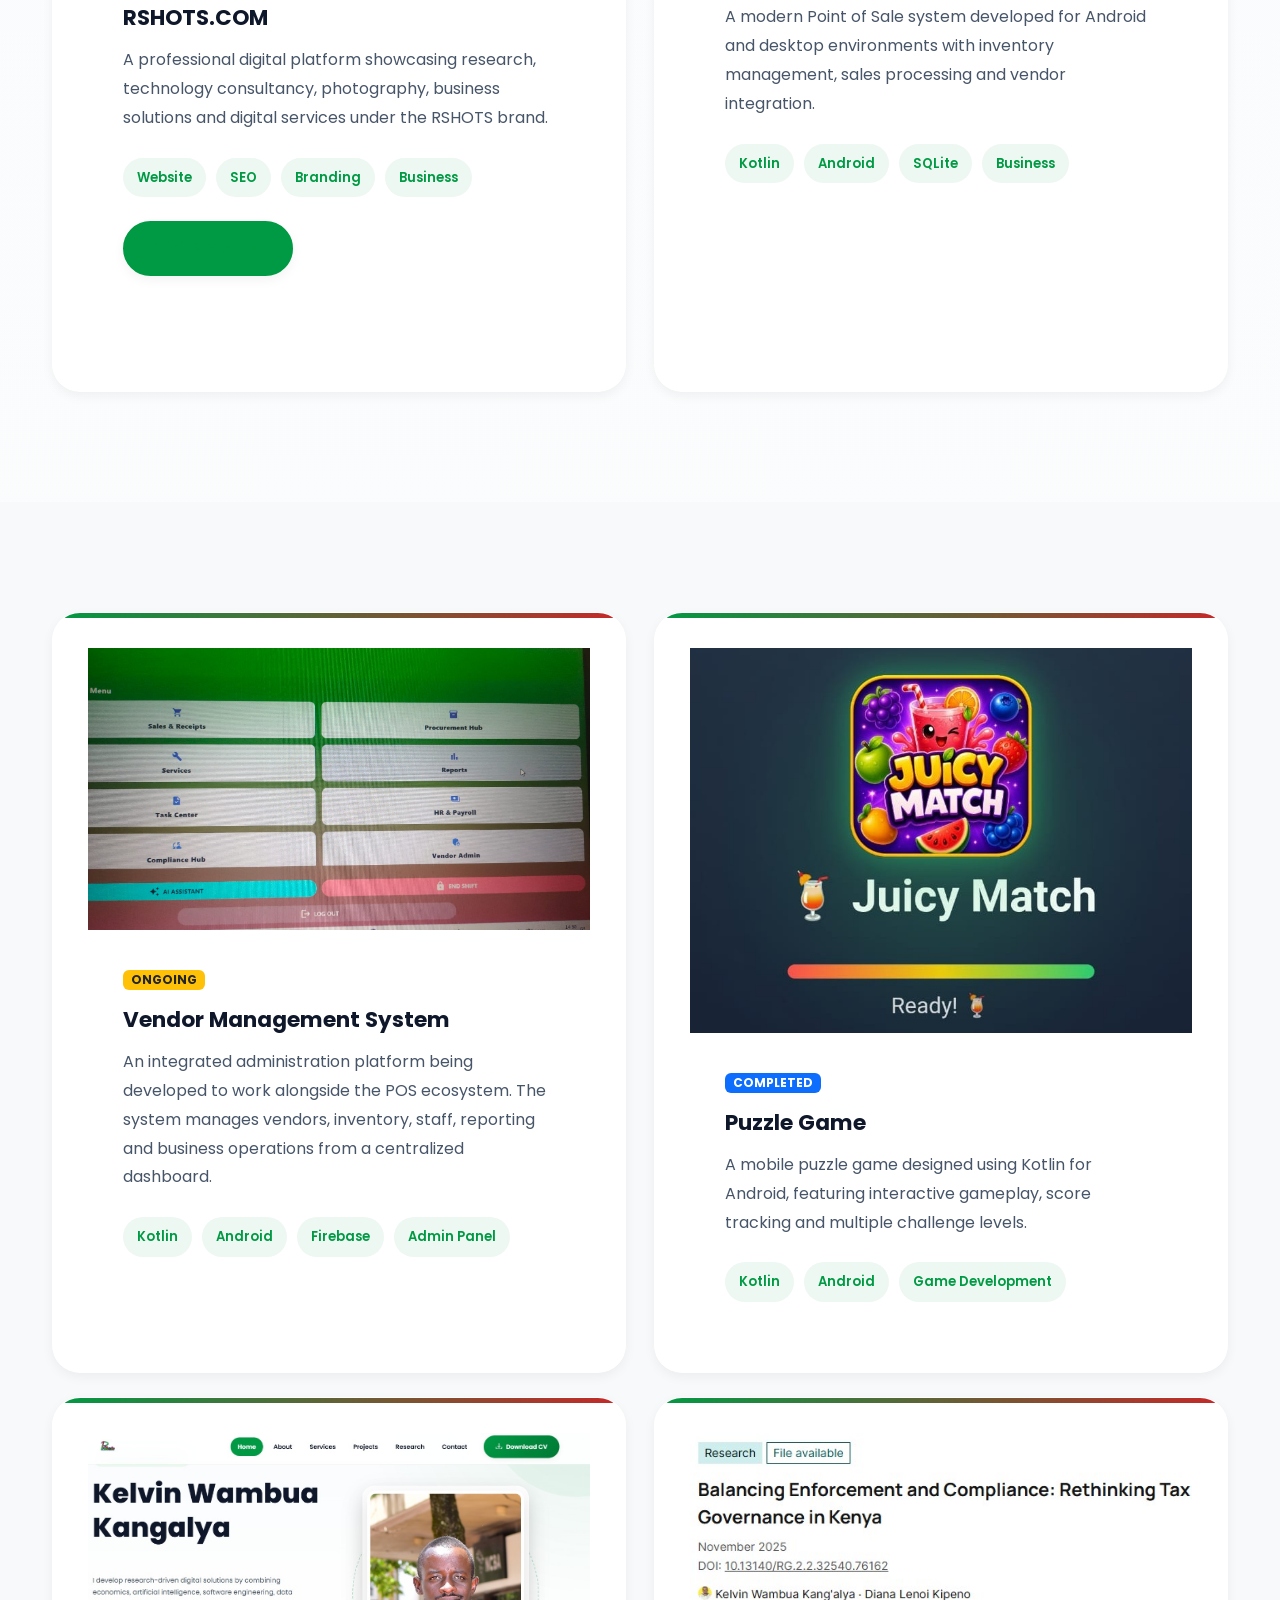
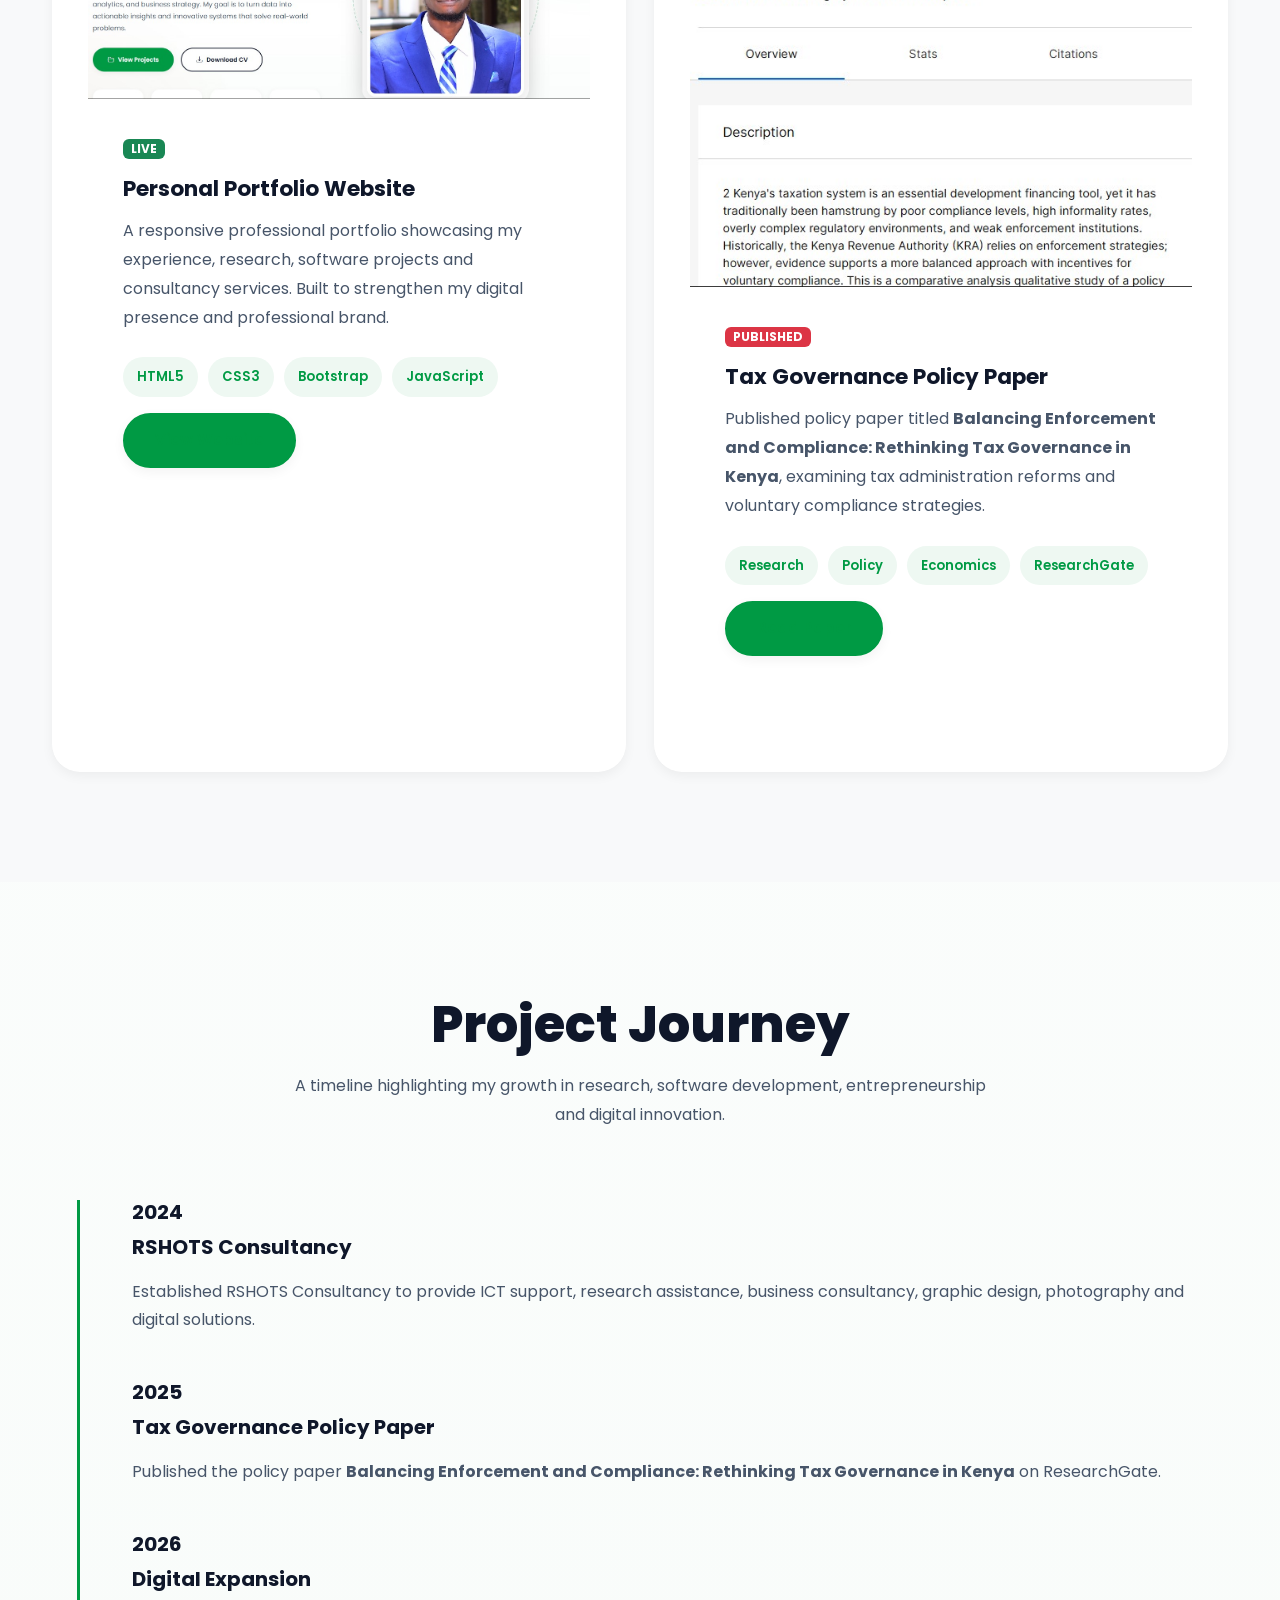
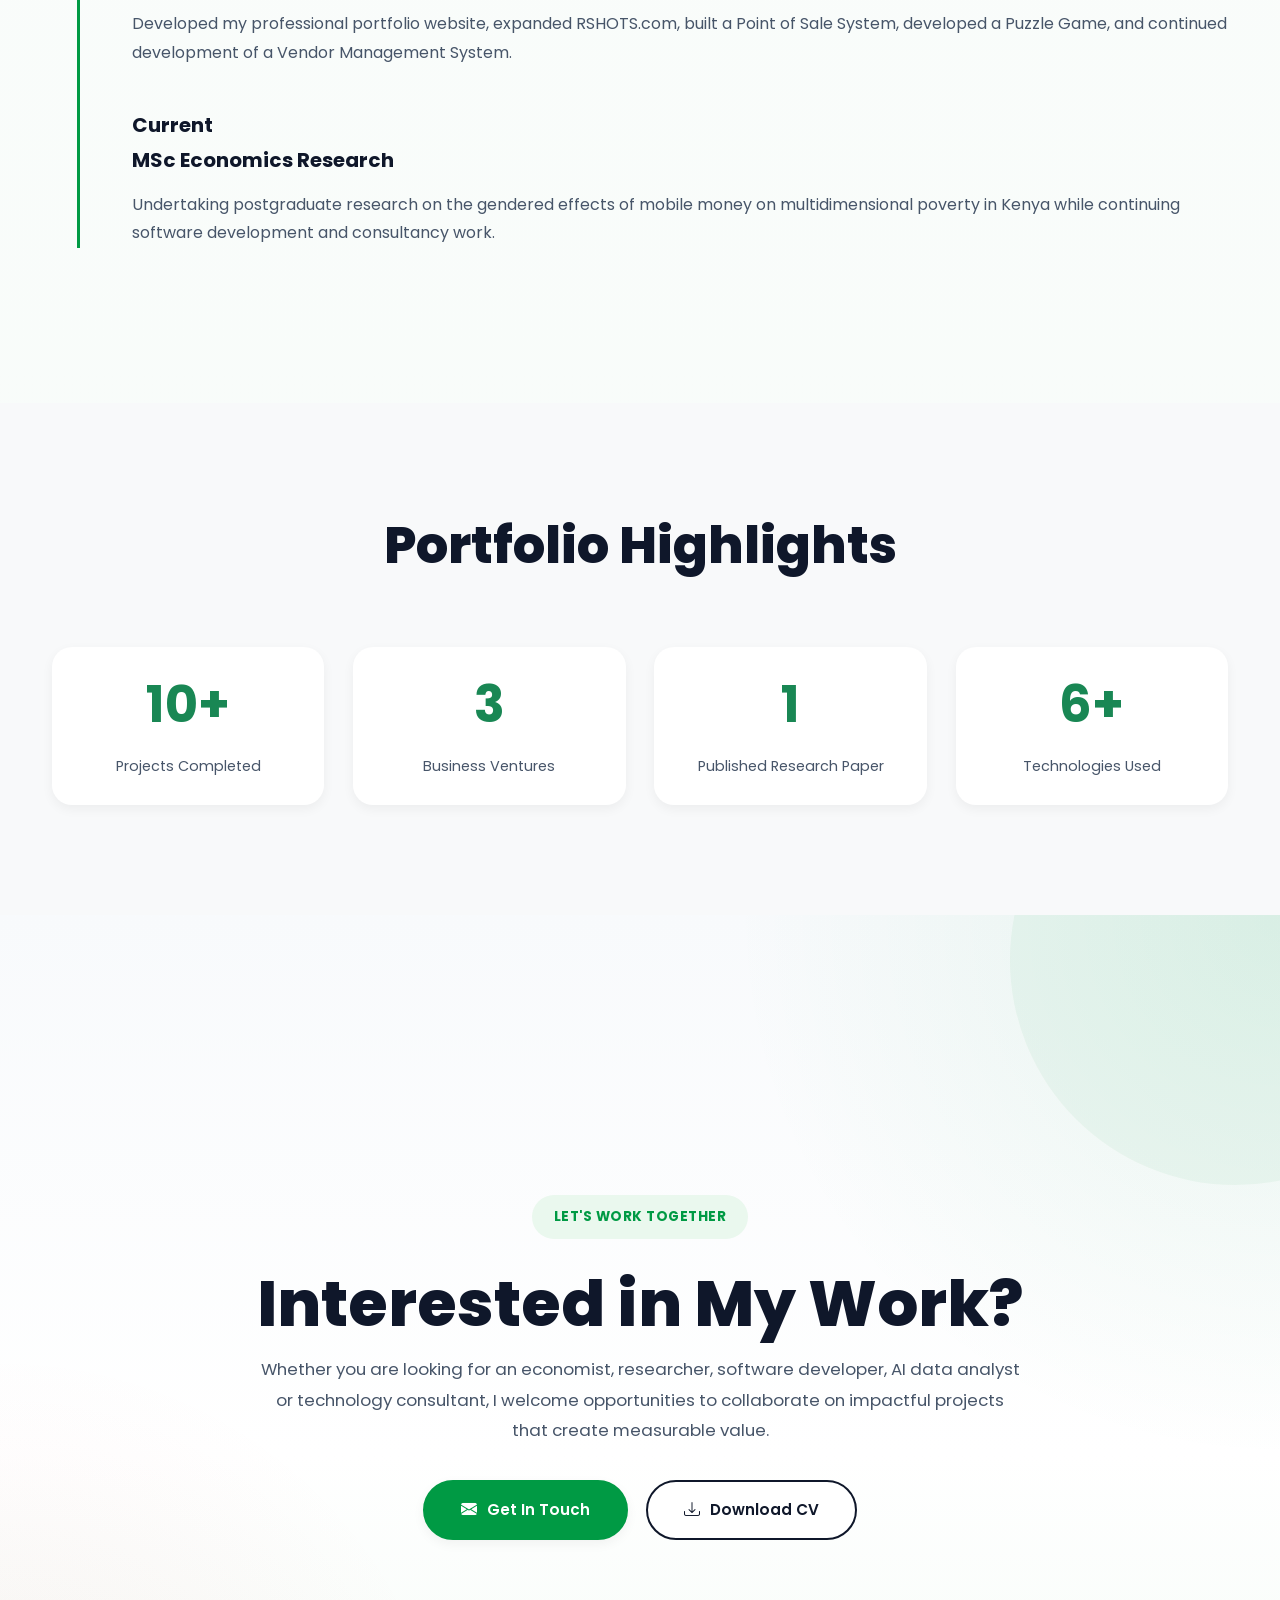
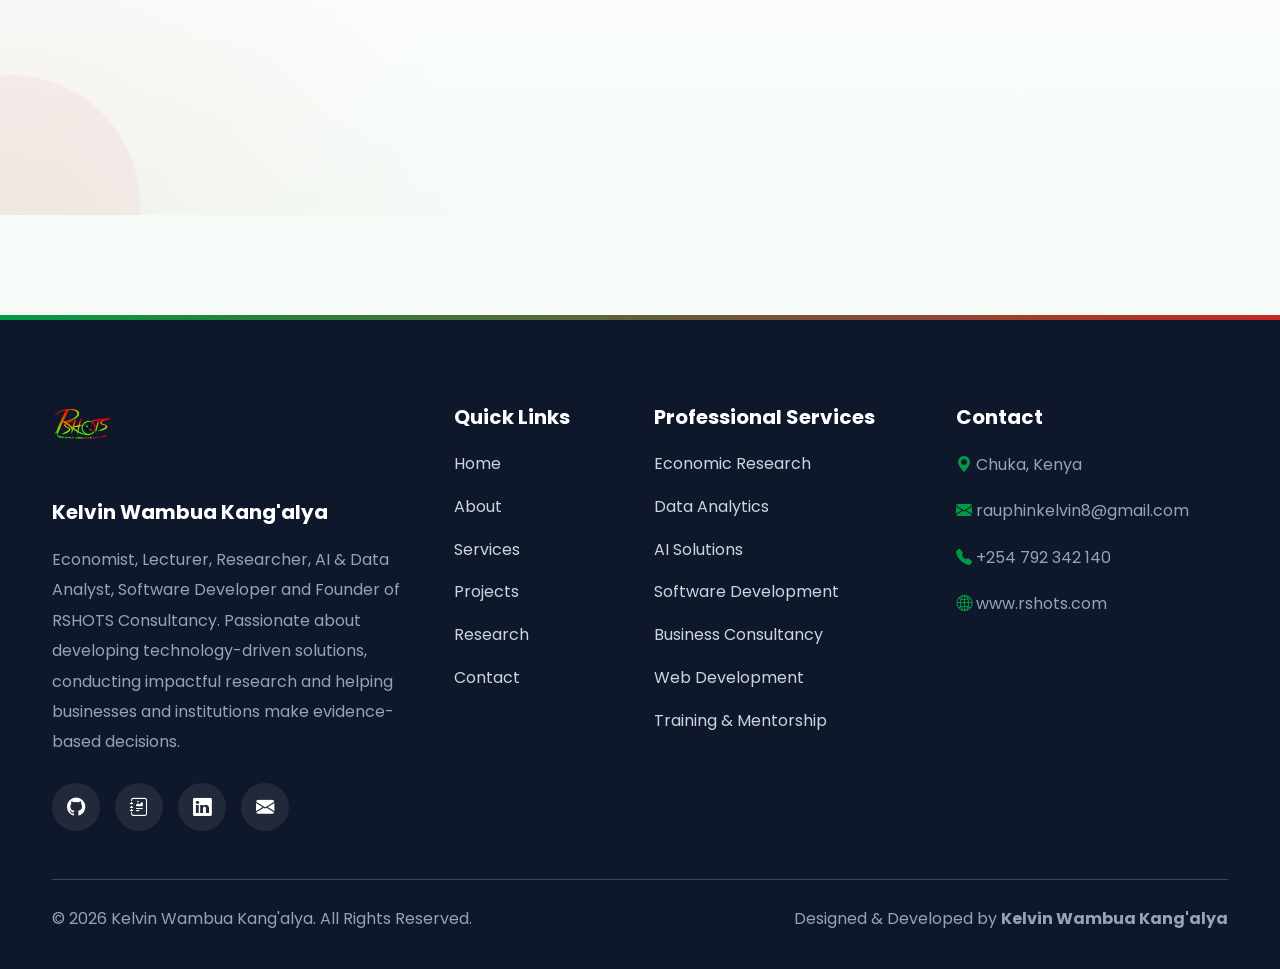
<file: projects.html>
<!DOCTYPE html>
<html lang="en">

<head>

<meta charset="UTF-8">

<meta name="viewport"
      content="width=device-width, initial-scale=1.0">

<title>

Projects | Kelvin Wambua Kang'alya

</title>

<link rel="icon"
      href="images/logo.png">

<link rel="preconnect"
      href="https://fonts.googleapis.com">

<link rel="preconnect"
      href="https://fonts.gstatic.com"
      crossorigin>

<link href="https://fonts.googleapis.com/css2?family=Poppins:wght@300;400;500;600;700;800&display=swap"
      rel="stylesheet">

<link href="https://cdn.jsdelivr.net/npm/bootstrap@5.3.7/dist/css/bootstrap.min.css"
      rel="stylesheet">

<link rel="stylesheet"
      href="https://cdn.jsdelivr.net/npm/bootstrap-icons@1.13.1/font/bootstrap-icons.min.css">

<link rel="stylesheet"
      href="css/style.css">

</head>
<a href="#" class="back-top" id="backTop">
    <i class="bi bi-arrow-up"></i>
</a>
<body>

<!-- ==========================================
                NAVIGATION
=========================================== -->

<nav class="navbar navbar-expand-lg fixed-top custom-navbar">

    <div class="container">

        <!-- Logo -->

        <a class="navbar-brand" href="index.html">

            <img src="images/logo.png"
                 alt="RSHOTS Logo"
                 class="navbar-logo">

        </a>

        <!-- Mobile Toggle -->

        <button class="navbar-toggler"
                type="button"
                data-bs-toggle="collapse"
                data-bs-target="#navbarNav"
                aria-controls="navbarNav"
                aria-expanded="false"
                aria-label="Toggle navigation">

            <i class="bi bi-list"></i>

        </button>

        <!-- Navigation Links -->

        <div class="collapse navbar-collapse"
             id="navbarNav">

            <ul class="navbar-nav ms-auto align-items-lg-center">

                <li class="nav-item">
                    <a class="nav-link" href="index.html">Home</a>
                </li>

                <li class="nav-item">
                    <a class="nav-link" href="about.html">About</a>
                </li>

                <li class="nav-item">
                    <a class="nav-link" href="services.html">Services</a>
                </li>

                <li class="nav-item">
                    <a class="nav-link active" href="projects.html">Projects</a>
                </li>

                <li class="nav-item">
                    <a class="nav-link" href="research.html">Research</a>
                </li>

                <li class="nav-item">
                    <a class="nav-link" href="contact.html">Contact</a>
                </li>

                <li class="nav-item ms-lg-3">

                    <a href="doc/Kelvin_Wambua_Kangalya_CV_2026.pdf"
                       download
                       class="resume-btn">

                        <i class="bi bi-download"></i>

                        Download CV

                    </a>

                </li>

            </ul>

        </div>

    </div>

</nav>
<!-- ==========================================
                HERO
=========================================== -->

<section class="hero">

<div class="container text-center">

<span class="hero-badge">

PORTFOLIO

</span>

<h1>

Projects & Innovations

</h1>

<h2>

Software • Research • Data Analytics • Business

</h2>

<p class="mx-auto"
style="max-width:760px;">

A collection of software applications, research publications,
business ventures and digital platforms that demonstrate my
work across economics, artificial intelligence, software
development and entrepreneurship.

</p>

</div>

</section>

<!-- ==========================================
            FEATURED PROJECTS
=========================================== -->

<section>

<div class="container">

<div class="section-title">

<h2>

Featured Projects

</h2>

<p>

A selection of projects representing my work in technology,
research and entrepreneurship.

</p>

</div>
<div class="row g-4">

<!-- RSHOTS -->

<div class="col-lg-6">

<div class="project-card h-100">

<img src="images/rshots.jpg"
     alt="RSHOTS Website">

<div class="project-content">

<span class="badge bg-success mb-3">

LIVE

</span>

<h3>

RSHOTS.COM

</h3>

<p>

A professional digital platform showcasing research,
technology consultancy, photography, business solutions
and digital services under the RSHOTS brand.

</p>

<div class="project-tags">

<span>Website</span>

<span>SEO</span>

<span>Branding</span>

<span>Business</span>

</div>

<div class="hero-buttons mt-4">

<a href="https://rshots.com"

target="_blank"

class="btn btn-success">

Visit Website

</a>

</div>

</div>

</div>

</div>

<!-- POS -->

<div class="col-lg-6">

<div class="project-card h-100">

<img src="images/pos.jpg"
     alt="POS System">

<div class="project-content">

<span class="badge bg-primary mb-3">

COMPLETED

</span>

<h3>

Point of Sale (POS) System

</h3>

<p>

A modern Point of Sale system developed for Android and
desktop environments with inventory management,
sales processing and vendor integration.

</p>

<div class="project-tags">

<span>Kotlin</span>

<span>Android</span>

<span>SQLite</span>

<span>Business</span>

</div>

</div>

</div>

</div>

</div>

</div>

</section>
<!-- ==========================================
        SECOND ROW OF PROJECTS
=========================================== -->

<section class="bg-light">

<div class="container">

<div class="row g-4">

<!-- Vendor Management System -->

<div class="col-lg-6">

<div class="project-card h-100">

<img src="images/vendor.jpg"
     alt="Vendor Management System">

<div class="project-content">

<span class="badge bg-warning text-dark mb-3">

ONGOING

</span>

<h3>

Vendor Management System

</h3>

<p>

An integrated administration platform being developed to
work alongside the POS ecosystem. The system manages
vendors, inventory, staff, reporting and business
operations from a centralized dashboard.

</p>

<div class="project-tags">

<span>Kotlin</span>

<span>Android</span>

<span>Firebase</span>

<span>Admin Panel</span>

</div>

</div>

</div>

</div>

<!-- Puzzle Game -->

<div class="col-lg-6">

<div class="project-card h-100">

<img src="images/puzzle.jpg"
     alt="Puzzle Game">

<div class="project-content">

<span class="badge bg-primary mb-3">

COMPLETED

</span>

<h3>

Puzzle Game

</h3>

<p>

A mobile puzzle game designed using Kotlin for Android,
featuring interactive gameplay, score tracking and
multiple challenge levels.

</p>

<div class="project-tags">

<span>Kotlin</span>

<span>Android</span>

<span>Game Development</span>

</div>

</div>

</div>

</div>

<!-- Portfolio Website -->

<div class="col-lg-6">

<div class="project-card h-100">

<img src="images/portfolio.jpg"
     alt="Portfolio Website">

<div class="project-content">

<span class="badge bg-success mb-3">

LIVE

</span>

<h3>

Personal Portfolio Website

</h3>

<p>

A responsive professional portfolio showcasing my
experience, research, software projects and consultancy
services. Built to strengthen my digital presence and
professional brand.

</p>

<div class="project-tags">

<span>HTML5</span>

<span>CSS3</span>

<span>Bootstrap</span>

<span>JavaScript</span>

</div>

<div class="hero-buttons mt-3">

<a href="https://kelvinkangalya.github.io"

target="_blank"

class="btn btn-success">

View Website

</a>

</div>

</div>

</div>

</div>

<!-- Research Publication -->

<div class="col-lg-6">

<div class="project-card h-100">

<img src="images/paper.jpg"
     alt="Research Publication">

<div class="project-content">

<span class="badge bg-danger mb-3">

PUBLISHED

</span>

<h3>

Tax Governance Policy Paper

</h3>

<p>

Published policy paper titled <strong>Balancing Enforcement
and Compliance: Rethinking Tax Governance in Kenya</strong>,
examining tax administration reforms and voluntary
compliance strategies.

</p>

<div class="project-tags">

<span>Research</span>

<span>Policy</span>

<span>Economics</span>

<span>ResearchGate</span>

</div>

<div class="hero-buttons mt-3">

<a href="https://www.researchgate.net/publication/397411814_Balancing_Enforcement_and_Compliance_Rethinking_Tax_Governance_in_Kenya"

target="_blank"

class="btn btn-success">

Read Paper

</a>

</div>

</div>

</div>

</div>

</div>

</div>

</section>
<!-- ==========================================
            PROJECT JOURNEY
=========================================== -->

<section>

<div class="container">

<div class="section-title">

<h2>

Project Journey

</h2>

<p>

A timeline highlighting my growth in research, software
development, entrepreneurship and digital innovation.

</p>

</div>

<div class="timeline">

<div class="timeline-item">

<h4>2024</h4>

<h5>RSHOTS Consultancy</h5>

<p>

Established RSHOTS Consultancy to provide ICT support,
research assistance, business consultancy, graphic design,
photography and digital solutions.

</p>

</div>

<div class="timeline-item">

<h4>2025</h4>

<h5>Tax Governance Policy Paper</h5>

<p>

Published the policy paper
<strong>Balancing Enforcement and Compliance:
Rethinking Tax Governance in Kenya</strong>
on ResearchGate.

</p>

</div>

<div class="timeline-item">

<h4>2026</h4>

<h5>Digital Expansion</h5>

<p>

Developed my professional portfolio website,
expanded RSHOTS.com,
built a Point of Sale System,
developed a Puzzle Game,
and continued development of a Vendor
Management System.

</p>

</div>

<div class="timeline-item">

<h4>Current</h4>

<h5>MSc Economics Research</h5>

<p>

Undertaking postgraduate research on the gendered effects
of mobile money on multidimensional poverty in Kenya while
continuing software development and consultancy work.

</p>

</div>

</div>

</div>

</section>
<!-- ==========================================
            PROJECT STATISTICS
=========================================== -->

<section class="bg-light">

<div class="container">

<div class="section-title">

<h2>

Portfolio Highlights

</h2>

</div>

<div class="row text-center g-4">

<div class="col-md-3">

<div class="stat-card">

<h2 class="text-success">

10+

</h2>

<p>

Projects Completed

</p>

</div>

</div>

<div class="col-md-3">

<div class="stat-card">

<h2 class="text-success">

3

</h2>

<p>

Business Ventures

</p>

</div>

</div>

<div class="col-md-3">

<div class="stat-card">

<h2 class="text-success">

1

</h2>

<p>

Published Research Paper

</p>

</div>

</div>

<div class="col-md-3">

<div class="stat-card">

<h2 class="text-success">

6+

</h2>

<p>

Technologies Used

</p>

</div>

</div>

</div>

</div>

</section>
<!-- ==========================================
            CALL TO ACTION
=========================================== -->

<section class="hero">

<div class="container text-center">

<span class="hero-badge">

LET'S WORK TOGETHER

</span>

<h1>

Interested in My Work?

</h1>

<p class="mx-auto" style="max-width:760px;">

Whether you are looking for an economist, researcher,
software developer, AI data analyst or technology consultant,
I welcome opportunities to collaborate on impactful projects
that create measurable value.

</p>

<div class="hero-buttons justify-content-center">

<a href="contact.html"

class="btn btn-success btn-lg">

<i class="bi bi-envelope-fill"></i>

Get In Touch

</a>

<a href="doc/CV26.pdf"

target="_blank"

class="btn btn-outline-dark btn-lg">

<i class="bi bi-download"></i>

Download CV

</a>

</div>

</div>

</section>
<!-- ==================================================
                        FOOTER
=================================================== -->

<footer>

<div class="container">

<div class="row gy-5">

<!-- Brand -->

<div class="col-lg-4">

<img src="images/logo.png"
     alt="RSHOTS Logo"
     class="footer-logo">

<h4>

Kelvin Wambua Kang'alya

</h4>

<p>

Economist, Lecturer, Researcher, AI & Data Analyst,
Software Developer and Founder of RSHOTS Consultancy.
Passionate about developing technology-driven solutions,
conducting impactful research and helping businesses
and institutions make evidence-based decisions.

</p>

<div class="social-icons">

<a href="https://github.com/Kelvinkangalya"
   target="_blank">

<i class="bi bi-github"></i>

</a>

<a href="https://www.researchgate.net/publication/397411814_Balancing_Enforcement_and_Compliance_Rethinking_Tax_Governance_in_Kenya"
   target="_blank">

<i class="bi bi-journal-richtext"></i>

</a>

<a href="https://www.linkedin.com/"
   target="_blank">

<i class="bi bi-linkedin"></i>

</a>

<a href="mailto:rshotsco@gmail.com">

<i class="bi bi-envelope-fill"></i>

</a>

</div>

</div>

<!-- Quick Links -->

<div class="col-lg-2 col-md-6">

<h4>

Quick Links

</h4>

<ul class="list-unstyled">

<li><a href="index.html">Home</a></li>

<li><a href="about.html">About</a></li>

<li><a href="services.html">Services</a></li>

<li><a href="projects.html">Projects</a></li>

<li><a href="research.html">Research</a></li>

<li><a href="contact.html">Contact</a></li>

</ul>

</div>

<!-- Professional Services -->

<div class="col-lg-3 col-md-6">

<h4>

Professional Services

</h4>

<ul class="list-unstyled">

<li>Economic Research</li>

<li>Data Analytics</li>

<li>AI Solutions</li>

<li>Software Development</li>

<li>Business Consultancy</li>

<li>Web Development</li>

<li>Training & Mentorship</li>

</ul>

</div>

<!-- Contact -->

<div class="col-lg-3">

<h4>

Contact

</h4>

<p>

<i class="bi bi-geo-alt-fill text-primary"></i>

Chuka, Kenya

</p>

<p>

<i class="bi bi-envelope-fill text-primary"></i>

rauphinkelvin8@gmail.com

</p>

<p>

<i class="bi bi-telephone-fill text-primary"></i>

+254 792 342 140

</p>

<p>

<i class="bi bi-globe2 text-primary"></i>

<a href="https://rshots.com"
   target="_blank">

www.rshots.com

</a>

</p>

</div>

</div>

<hr class="mt-5 mb-4">

<div class="row align-items-center">

<div class="col-md-6">

<p class="mb-0">

© 2026 Kelvin Wambua Kang'alya. All Rights Reserved.

</p>

</div>

<div class="col-md-6 text-md-end">

<p class="mb-0">

Designed & Developed by
<strong>Kelvin Wambua Kang'alya</strong>

</p>

</div>

</div>

</div>

</footer>

<!-- Bootstrap -->

<script src="https://cdn.jsdelivr.net/npm/bootstrap@5.3.7/dist/js/bootstrap.bundle.min.js"></script>

<!-- Custom JavaScript -->

<script src="js/script.js"></script>

</body>

</html>
</file>
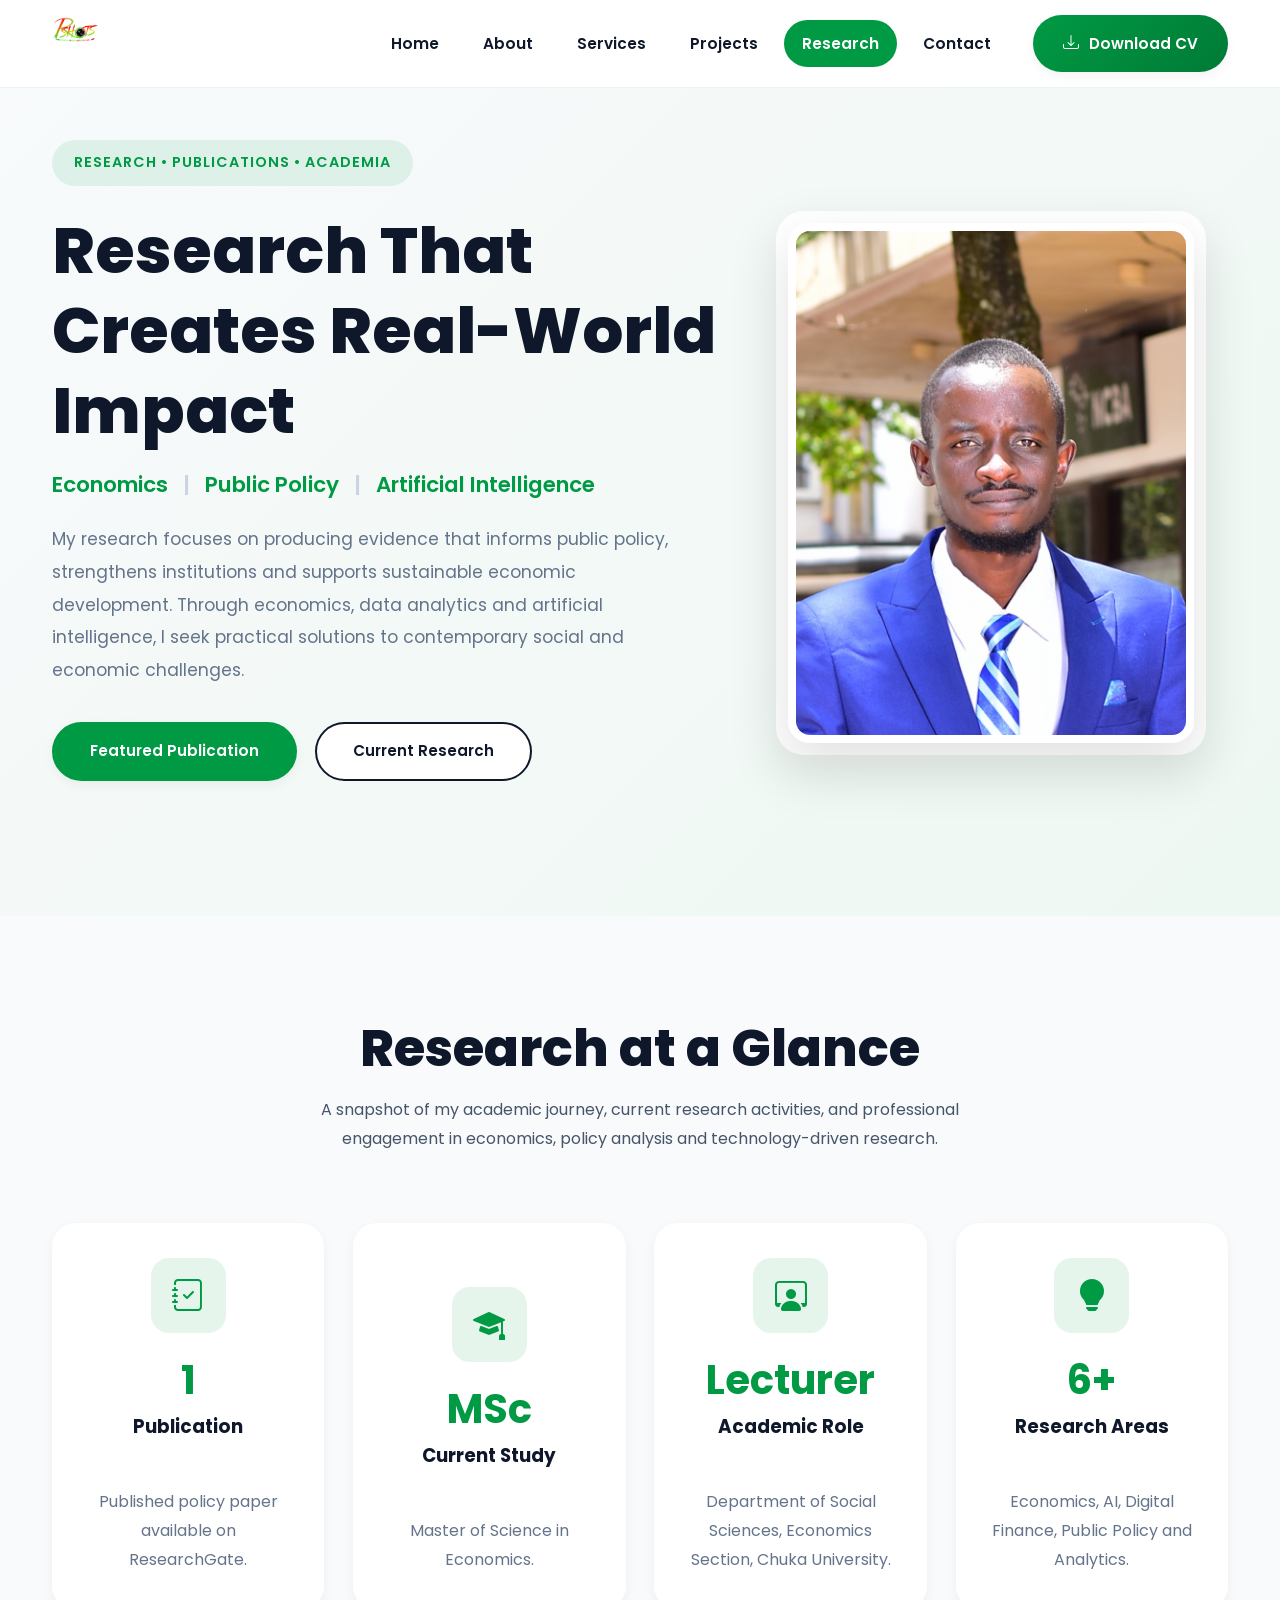
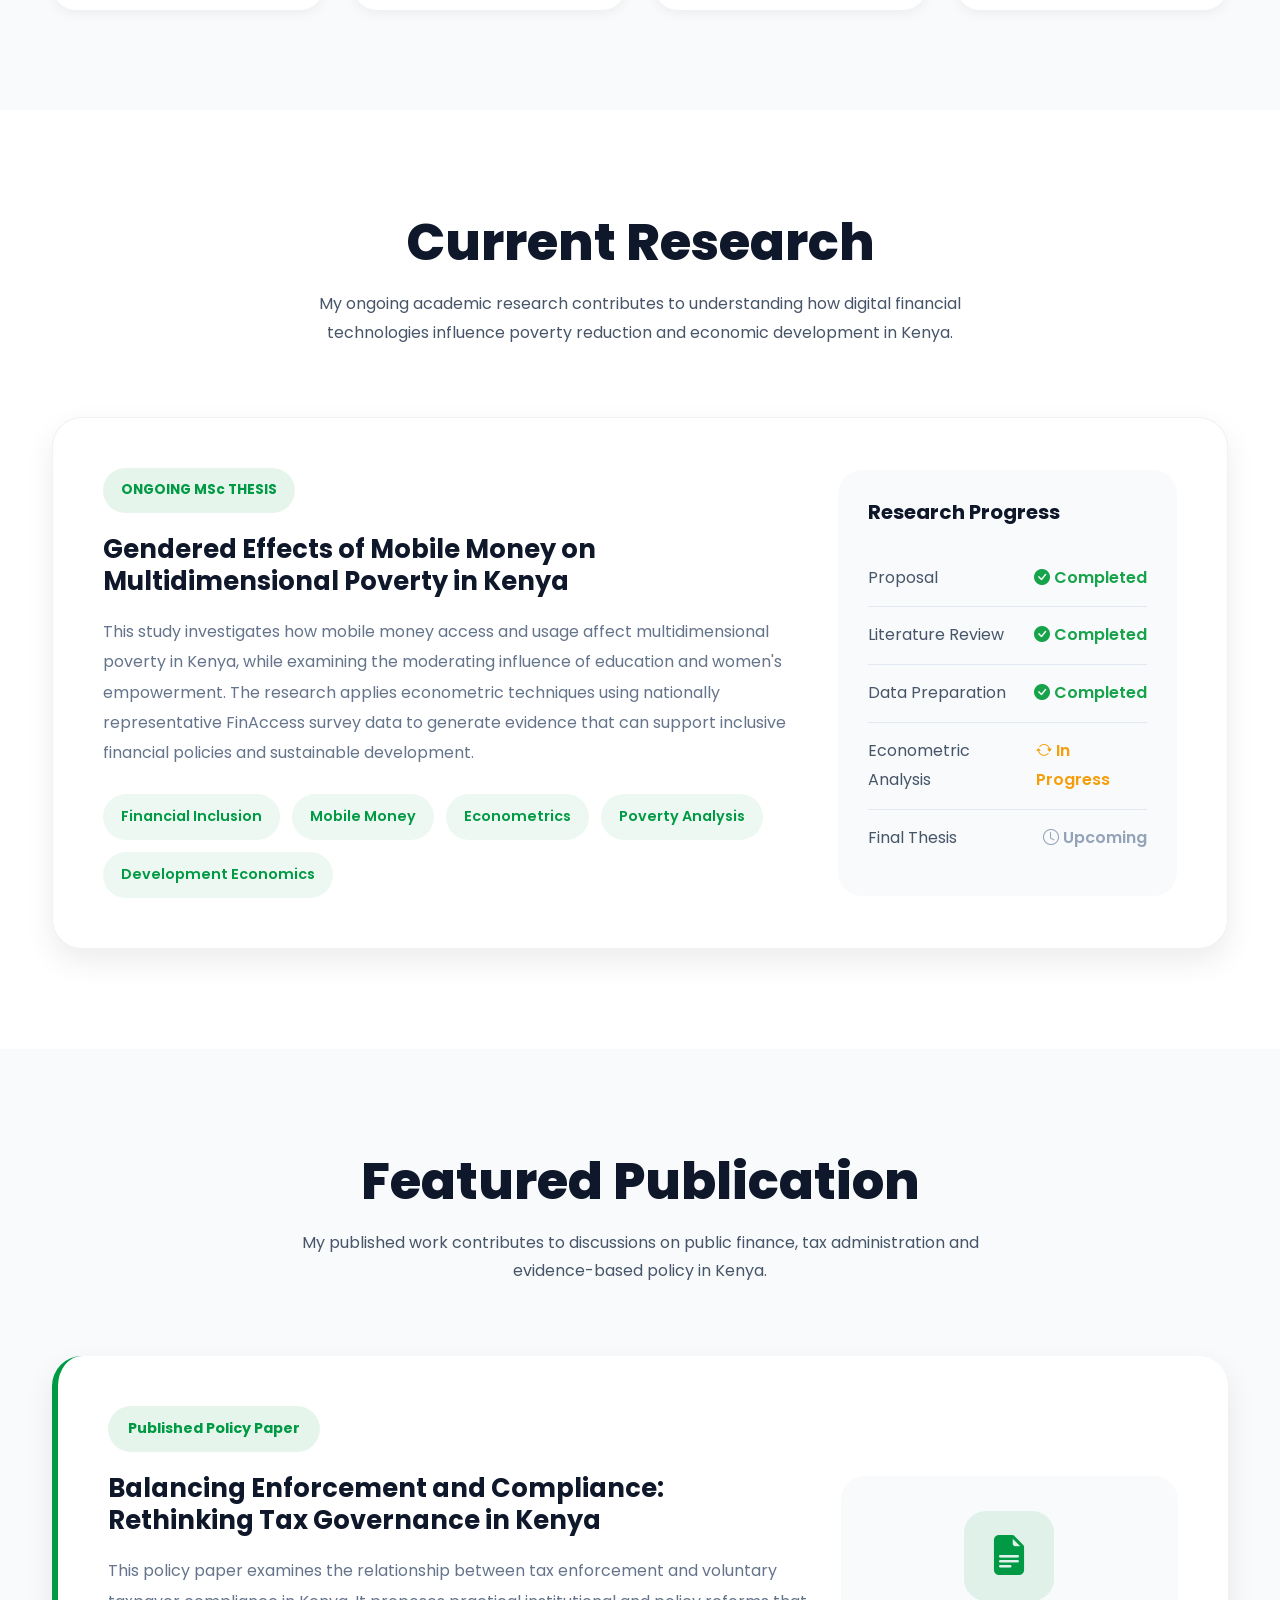
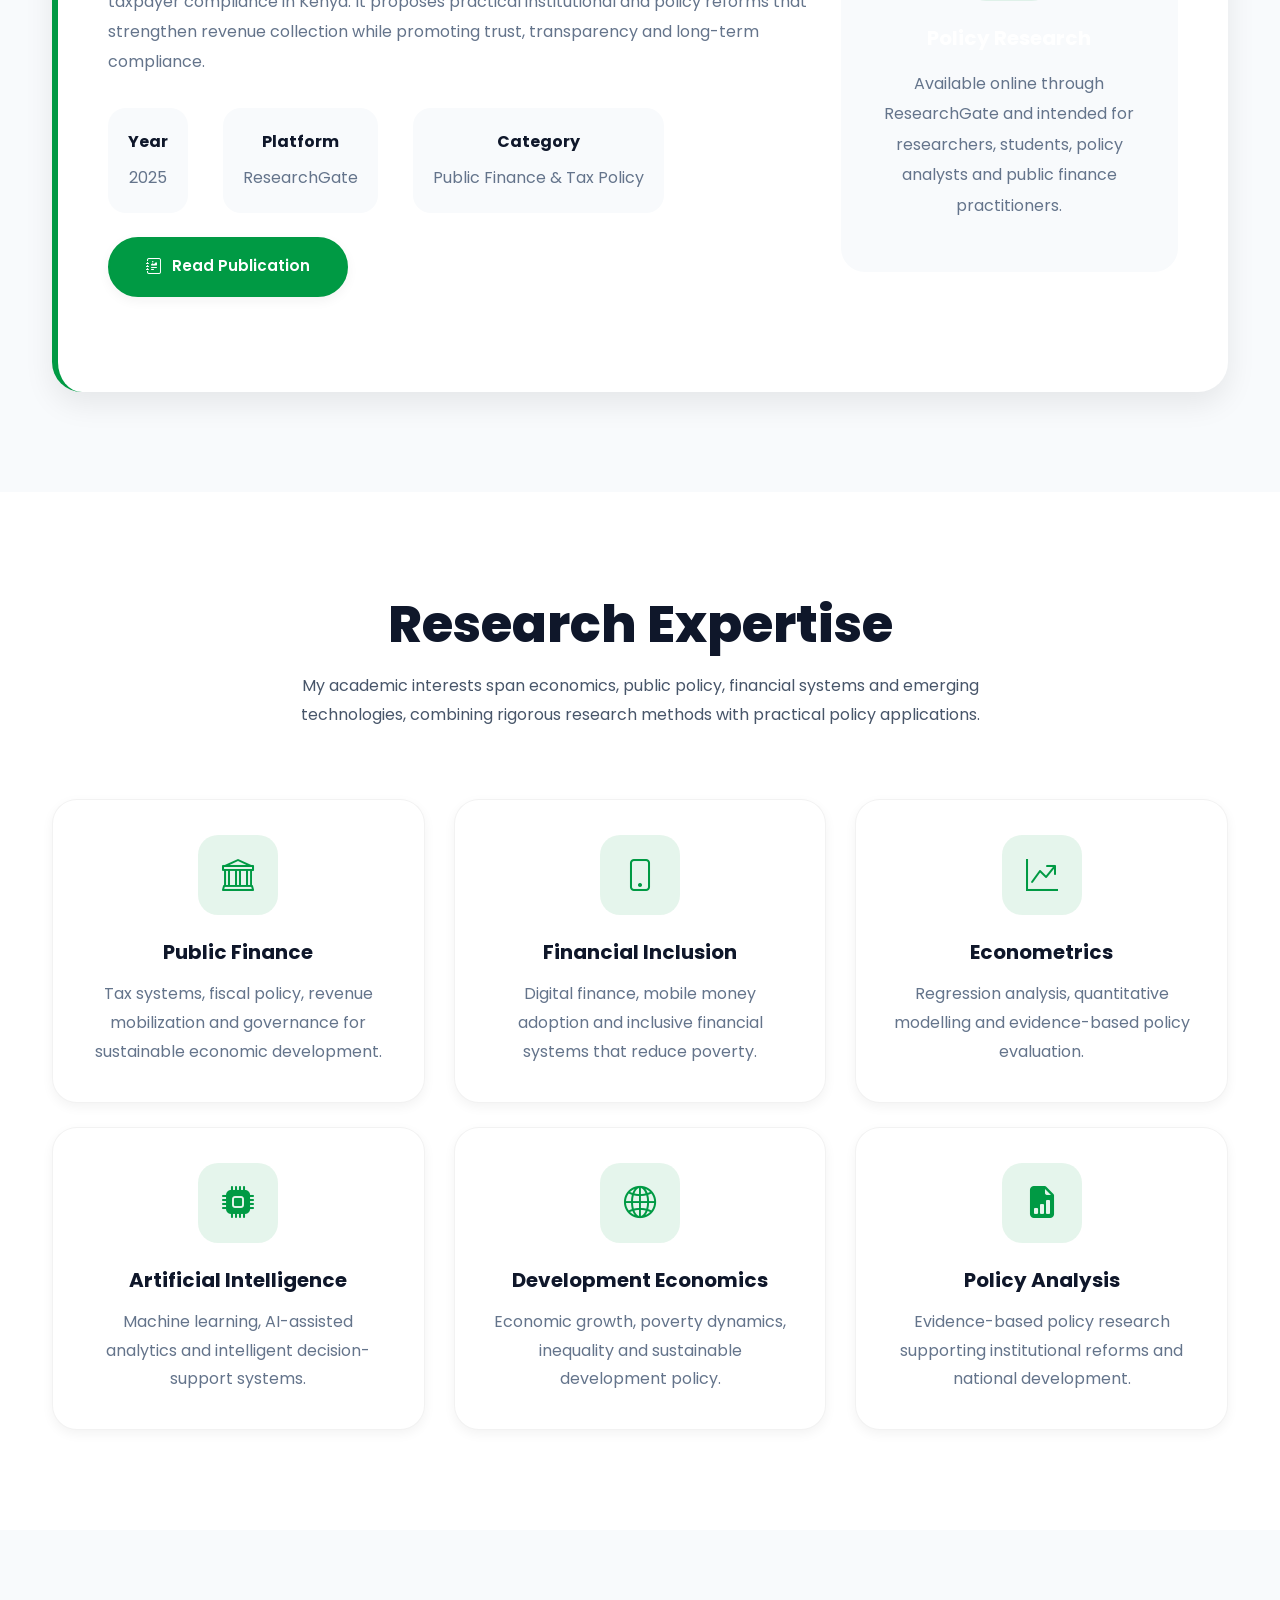
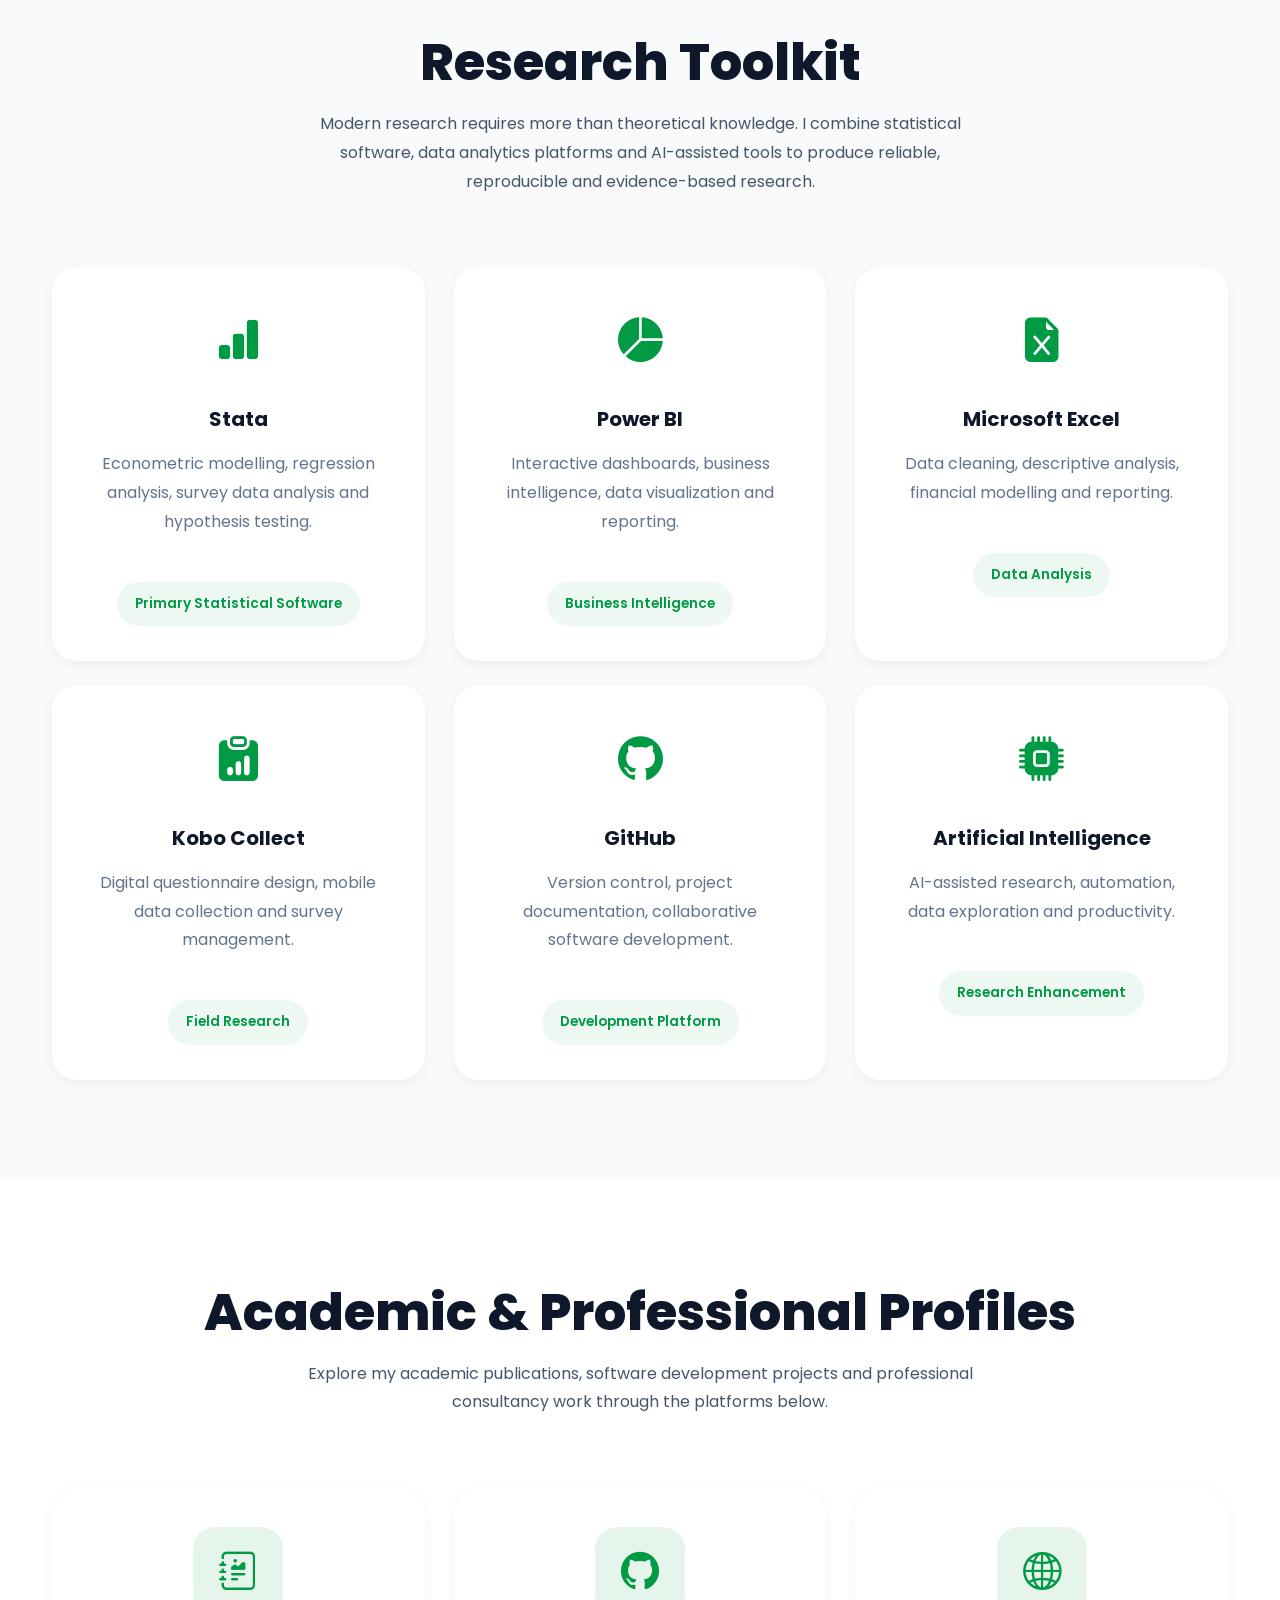
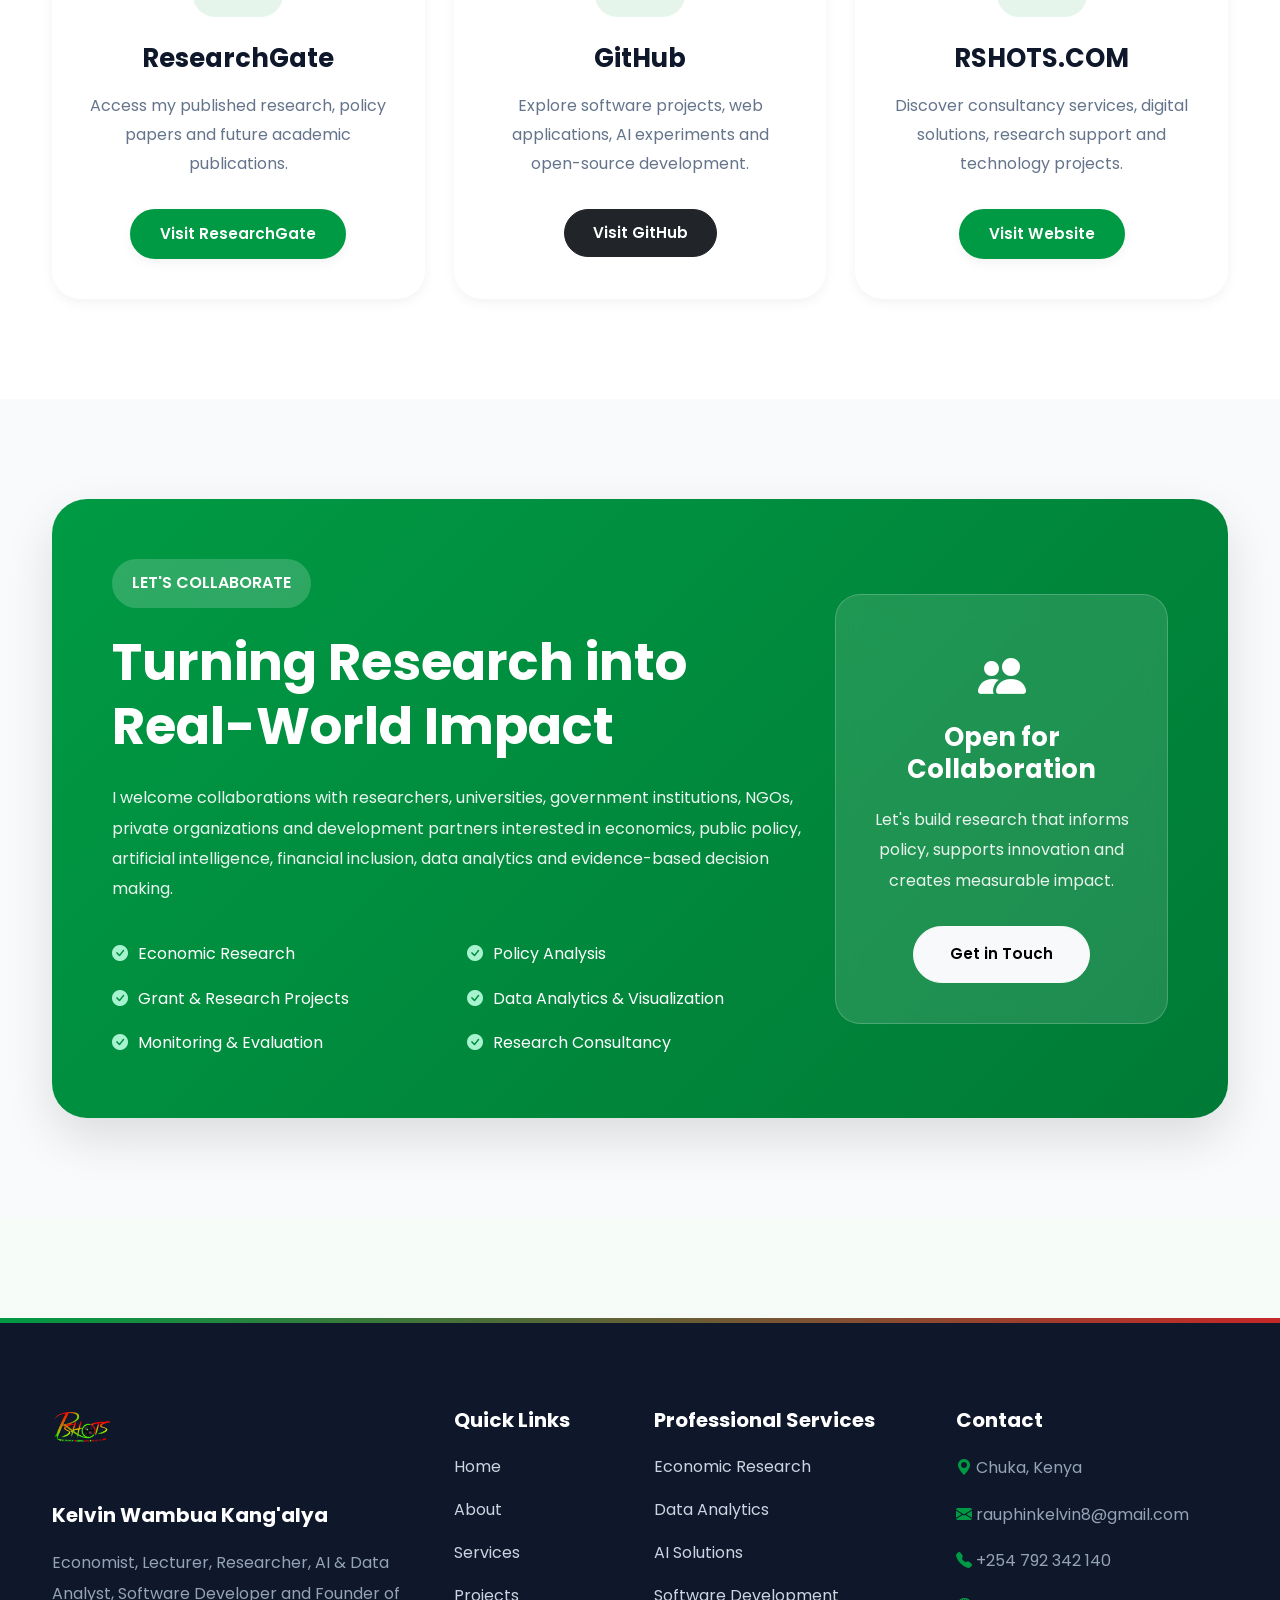
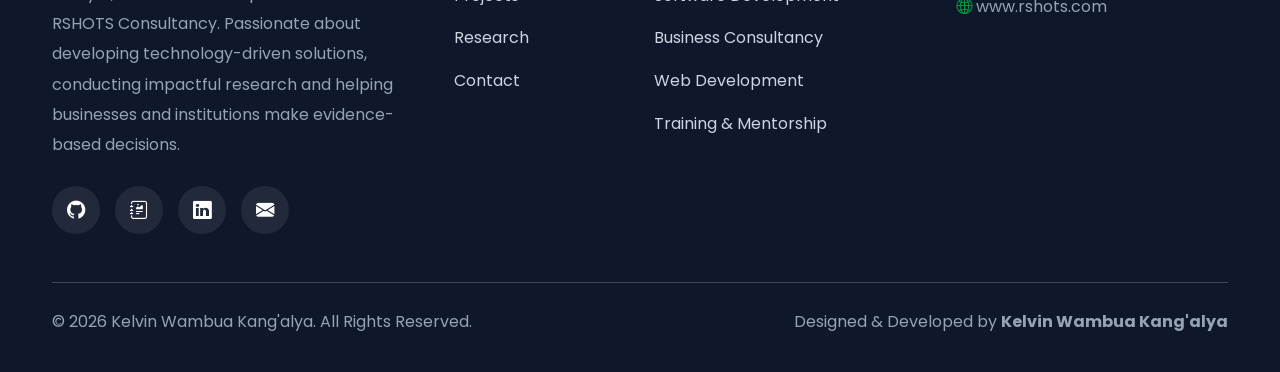
<file: research.html>
<!DOCTYPE html>
<html lang="en">

<head>

<meta charset="UTF-8">
<meta name="viewport" content="width=device-width, initial-scale=1.0">

<title>
Research | Kelvin Wambua Kang'alya
</title>

<meta name="description"
content="Research portfolio of Kelvin Wambua Kang'alya. Economist, Lecturer, AI & Data Analyst.">

<!-- Google Fonts -->

<link rel="preconnect" href="https://fonts.googleapis.com">

<link rel="preconnect" href="https://fonts.gstatic.com" crossorigin>

<link href="https://fonts.googleapis.com/css2?family=Poppins:wght@300;400;500;600;700;800&display=swap"
rel="stylesheet">

<!-- Bootstrap -->

<link href="https://cdn.jsdelivr.net/npm/bootstrap@5.3.7/dist/css/bootstrap.min.css"
rel="stylesheet">

<!-- Bootstrap Icons -->

<link rel="stylesheet"
href="https://cdn.jsdelivr.net/npm/bootstrap-icons@1.13.1/font/bootstrap-icons.min.css">

<!-- Main CSS -->

<link rel="stylesheet"
href="css/style.css">

</head>
<a href="#" class="back-top" id="backTop">
    <i class="bi bi-arrow-up"></i>
</a>
<body>

<!-- ==========================================
                NAVIGATION
=========================================== -->

<nav class="navbar navbar-expand-lg fixed-top custom-navbar">

    <div class="container">

        <!-- Logo -->

        <a class="navbar-brand" href="index.html">

            <img src="images/logo.png"
                 alt="RSHOTS Logo"
                 class="navbar-logo">

        </a>

        <!-- Mobile Toggle -->

        <button class="navbar-toggler"
                type="button"
                data-bs-toggle="collapse"
                data-bs-target="#navbarNav"
                aria-controls="navbarNav"
                aria-expanded="false"
                aria-label="Toggle navigation">

            <i class="bi bi-list"></i>

        </button>

        <!-- Navigation Links -->

        <div class="collapse navbar-collapse"
             id="navbarNav">

            <ul class="navbar-nav ms-auto align-items-lg-center">

                <li class="nav-item">
                    <a class="nav-link" href="index.html">Home</a>
                </li>

                <li class="nav-item">
                    <a class="nav-link" href="about.html">About</a>
                </li>

                <li class="nav-item">
                    <a class="nav-link" href="services.html">Services</a>
                </li>

                <li class="nav-item">
                    <a class="nav-link" href="projects.html">Projects</a>
                </li>

                <li class="nav-item">
                    <a class="nav-link active" href="research.html">Research</a>
                </li>

                <li class="nav-item">
                    <a class="nav-link" href="contact.html">Contact</a>
                </li>

                <li class="nav-item ms-lg-3">

                    <a href="doc/Kelvin_Wambua_Kangalya_CV_2026.pdf"
                       download
                       class="resume-btn">

                        <i class="bi bi-download"></i>

                        Download CV

                    </a>

                </li>

            </ul>

        </div>

    </div>

</nav>
<!--=========================================
RESEARCH HERO
==========================================-->

<section class="research-hero">

<div class="container">

<div class="row align-items-center gy-5">

<!-- Left Side -->

<div class="col-lg-7">

<span class="research-tag">

Research • Publications • Academia

</span>

<h1>

Research That Creates
Real-World Impact

</h1>

<h2>

Economics

<span>|</span>

Public Policy

<span>|</span>

Artificial Intelligence

</h2>

<p>

My research focuses on producing evidence that informs public
policy, strengthens institutions and supports sustainable
economic development. Through economics, data analytics and
artificial intelligence, I seek practical solutions to
contemporary social and economic challenges.

</p>

<div class="hero-buttons">

<a href="#publication"
class="btn btn-success btn-lg">

Featured Publication

</a>

<a href="#current"
class="btn btn-outline-dark btn-lg">

Current Research

</a>

</div>

</div>

<!-- Right Side -->

<div class="col-lg-5 text-center">

<div class="hero-image-wrapper">

<img src="images/profile.jpg"
alt="Kelvin Wambua Kang'alya"
class="hero-image"
loading="lazy">

</div>

</div>

</div>

</div>

</section>
<!--=========================================
        RESEARCH SNAPSHOT
==========================================-->

<section class="research-stats">

<div class="container">

<div class="section-title">

<h2>

Research at a Glance

</h2>

<p>

A snapshot of my academic journey, current research activities,
and professional engagement in economics, policy analysis and
technology-driven research.

</p>

</div>

<div class="row g-4">

<div class="col-lg-3 col-md-6">

<div class="research-stat-card">

<div class="stat-icon">

<i class="bi bi-journal-check"></i>

</div>

<h3>

1

</h3>

<h5>

Publication

</h5>

<p>

Published policy paper available on ResearchGate.

</p>

</div>

</div>

<div class="col-lg-3 col-md-6">

<div class="research-stat-card">

<div class="stat-icon">

<i class="bi bi-mortarboard-fill"></i>

</div>

<h3>

MSc

</h3>

<h5>

Current Study

</h5>

<p>

Master of Science in Economics.

</p>

</div>

</div>

<div class="col-lg-3 col-md-6">

<div class="research-stat-card">

<div class="stat-icon">

<i class="bi bi-person-workspace"></i>

</div>

<h3>

Lecturer

</h3>

<h5>

Academic Role

</h5>

<p>

Department of Social Sciences,
Economics Section,
Chuka University.

</p>

</div>

</div>

<div class="col-lg-3 col-md-6">

<div class="research-stat-card">

<div class="stat-icon">

<i class="bi bi-lightbulb-fill"></i>

</div>

<h3>

6+

</h3>

<h5>

Research Areas

</h5>

<p>

Economics, AI,
Digital Finance,
Public Policy and Analytics.

</p>

</div>

</div>

</div>

</div>

</section>
        <!--=========================================
        CURRENT RESEARCH
==========================================-->

<section id="current" class="current-research">

<div class="container">

<div class="section-title">

<h2>

Current Research

</h2>

<p>

My ongoing academic research contributes to understanding how digital financial technologies influence poverty reduction and economic development in Kenya.

</p>

</div>

<div class="current-research-card">

<div class="row align-items-center">

<div class="col-lg-8">

<span class="research-status">

ONGOING MSc THESIS

</span>

<h3>

Gendered Effects of Mobile Money on
Multidimensional Poverty in Kenya

</h3>

<p>

This study investigates how mobile money access and usage affect multidimensional poverty in Kenya, while examining the moderating influence of education and women's empowerment. The research applies econometric techniques using nationally representative FinAccess survey data to generate evidence that can support inclusive financial policies and sustainable development.

</p>

<div class="research-tags">

<span>Financial Inclusion</span>

<span>Mobile Money</span>

<span>Econometrics</span>

<span>Poverty Analysis</span>

<span>Development Economics</span>

</div>

</div>

<div class="col-lg-4">

<div class="progress-box">

<h4>

Research Progress

</h4>

<div class="progress-item">

<span>Proposal</span>

<span class="complete">

<i class="bi bi-check-circle-fill"></i>

Completed

</span>

</div>

<div class="progress-item">

<span>Literature Review</span>

<span class="complete">

<i class="bi bi-check-circle-fill"></i>

Completed

</span>

</div>

<div class="progress-item">

<span>Data Preparation</span>

<span class="complete">

<i class="bi bi-check-circle-fill"></i>

Completed

</span>

</div>

<div class="progress-item">

<span>Econometric Analysis</span>

<span class="active">

<i class="bi bi-arrow-repeat"></i>

In Progress

</span>

</div>

<div class="progress-item">

<span>Final Thesis</span>

<span class="pending">

<i class="bi bi-clock"></i>

Upcoming

</span>

</div>

</div>

</div>

</div>

</div>

</div>

</section>
        <!--=========================================
        FEATURED PUBLICATION
==========================================-->

<section id="publication" class="featured-publication">

<div class="container">

<div class="section-title">

<h2>

Featured Publication

</h2>

<p>

My published work contributes to discussions on public finance,
tax administration and evidence-based policy in Kenya.

</p>

</div>

<div class="publication-card">

<div class="row align-items-center">

<div class="col-lg-8">

<span class="publication-badge">

Published Policy Paper

</span>

<h3>

Balancing Enforcement and Compliance:
Rethinking Tax Governance in Kenya

</h3>

<p>

This policy paper examines the relationship between tax enforcement
and voluntary taxpayer compliance in Kenya. It proposes practical
institutional and policy reforms that strengthen revenue collection
while promoting trust, transparency and long-term compliance.

</p>

<div class="publication-meta">

<div>

<strong>Year</strong>

<p>2025</p>

</div>

<div>

<strong>Platform</strong>

<p>ResearchGate</p>

</div>

<div>

<strong>Category</strong>

<p>Public Finance & Tax Policy</p>

</div>

</div>

<div class="hero-buttons mt-4">

<a href="https://www.researchgate.net/publication/397411814_Balancing_Enforcement_and_Compliance_Rethinking_Tax_Governance_in_Kenya"

target="_blank"

class="btn btn-success btn-lg">

<i class="bi bi-journal-richtext"></i>

Read Publication

</a>

</div>

</div>

<div class="col-lg-4">

<div class="publication-side">

<div class="publication-icon">

<i class="bi bi-file-earmark-text-fill"></i>

</div>

<h4>

Policy Research

</h4>

<p>

Available online through ResearchGate and intended for researchers,
students, policy analysts and public finance practitioners.

</p>

</div>

</div>

</div>

</div>

</div>

</section>
<!--=========================================
        RESEARCH EXPERTISE
==========================================-->

<section class="research-expertise">

<div class="container">

<div class="section-title">

<h2>

Research Expertise

</h2>

<p>

My academic interests span economics, public policy, financial
systems and emerging technologies, combining rigorous research
methods with practical policy applications.

</p>

</div>

<div class="row g-4">

<!-- Card 1 -->

<div class="col-lg-4 col-md-6">

<div class="expertise-card">

<div class="expertise-icon">

<i class="bi bi-bank"></i>

</div>

<h4>

Public Finance

</h4>

<p>

Tax systems, fiscal policy, revenue mobilization and governance for sustainable economic development.

</p>

</div>

</div>

<!-- Card 2 -->

<div class="col-lg-4 col-md-6">

<div class="expertise-card">

<div class="expertise-icon">

<i class="bi bi-phone"></i>

</div>

<h4>

Financial Inclusion

</h4>

<p>

Digital finance, mobile money adoption and inclusive financial systems that reduce poverty.

</p>

</div>

</div>

<!-- Card 3 -->

<div class="col-lg-4 col-md-6">

<div class="expertise-card">

<div class="expertise-icon">

<i class="bi bi-graph-up-arrow"></i>

</div>

<h4>

Econometrics

</h4>

<p>

Regression analysis, quantitative modelling and evidence-based policy evaluation.

</p>

</div>

</div>

<!-- Card 4 -->

<div class="col-lg-4 col-md-6">

<div class="expertise-card">

<div class="expertise-icon">

<i class="bi bi-cpu-fill"></i>

</div>

<h4>

Artificial Intelligence

</h4>

<p>

Machine learning, AI-assisted analytics and intelligent decision-support systems.

</p>

</div>

</div>

<!-- Card 5 -->

<div class="col-lg-4 col-md-6">

<div class="expertise-card">

<div class="expertise-icon">

<i class="bi bi-globe2"></i>

</div>

<h4>

Development Economics

</h4>

<p>

Economic growth, poverty dynamics, inequality and sustainable development policy.

</p>

</div>

</div>

<!-- Card 6 -->

<div class="col-lg-4 col-md-6">

<div class="expertise-card">

<div class="expertise-icon">

<i class="bi bi-file-earmark-bar-graph-fill"></i>

</div>

<h4>

Policy Analysis

</h4>

<p>

Evidence-based policy research supporting institutional reforms and national development.

</p>

</div>

</div>

</div>

</div>

</section>
<!--=========================================
        RESEARCH TOOLKIT
==========================================-->

<section class="research-toolkit">

<div class="container">

<div class="section-title">

<h2>

Research Toolkit

</h2>

<p>

Modern research requires more than theoretical knowledge. I combine statistical software, data analytics platforms and AI-assisted tools to produce reliable, reproducible and evidence-based research.

</p>

</div>

<div class="row g-4">

<!-- STATA -->

<div class="col-lg-4 col-md-6">

<div class="tool-card">

<i class="bi bi-bar-chart-fill"></i>

<h4>Stata</h4>

<p>

Econometric modelling, regression analysis,
survey data analysis and hypothesis testing.

</p>

<span class="tool-level">

Primary Statistical Software

</span>

</div>

</div>

<!-- POWER BI -->

<div class="col-lg-4 col-md-6">

<div class="tool-card">

<i class="bi bi-pie-chart-fill"></i>

<h4>Power BI</h4>

<p>

Interactive dashboards,
business intelligence,
data visualization and reporting.

</p>

<span class="tool-level">

Business Intelligence

</span>

</div>

</div>

<!-- EXCEL -->

<div class="col-lg-4 col-md-6">

<div class="tool-card">

<i class="bi bi-file-earmark-excel-fill"></i>

<h4>Microsoft Excel</h4>

<p>

Data cleaning,
descriptive analysis,
financial modelling and reporting.

</p>

<span class="tool-level">

Data Analysis

</span>

</div>

</div>

<!-- KOBO -->

<div class="col-lg-4 col-md-6">

<div class="tool-card">

<i class="bi bi-clipboard-data-fill"></i>

<h4>Kobo Collect</h4>

<p>

Digital questionnaire design,
mobile data collection
and survey management.

</p>

<span class="tool-level">

Field Research

</span>

</div>

</div>

<!-- GITHUB -->

<div class="col-lg-4 col-md-6">

<div class="tool-card">

<i class="bi bi-github"></i>

<h4>GitHub</h4>

<p>

Version control,
project documentation,
collaborative software development.

</p>

<span class="tool-level">

Development Platform

</span>

</div>

</div>

<!-- AI -->

<div class="col-lg-4 col-md-6">

<div class="tool-card">

<i class="bi bi-cpu-fill"></i>

<h4>Artificial Intelligence</h4>

<p>

AI-assisted research,
automation,
data exploration and productivity.

</p>

<span class="tool-level">

Research Enhancement

</span>

</div>

</div>

</div>

</div>

</section>
<!--=========================================
        ACADEMIC & PROFESSIONAL PROFILES
==========================================-->

<section class="academic-profiles">

<div class="container">

<div class="section-title">

<h2>

Academic & Professional Profiles

</h2>

<p>

Explore my academic publications, software development projects
and professional consultancy work through the platforms below.

</p>

</div>

<div class="row g-4">

<!-- ResearchGate -->

<div class="col-lg-4">

<div class="profile-card">

<div class="profile-icon">

<i class="bi bi-journal-richtext"></i>

</div>

<h3>

ResearchGate

</h3>

<p>

Access my published research, policy papers and future academic publications.

</p>

<a href="https://www.researchgate.net/publication/397411814_Balancing_Enforcement_and_Compliance_Rethinking_Tax_Governance_in_Kenya"

target="_blank"

class="btn btn-success">

Visit ResearchGate

</a>

</div>

</div>

<!-- GitHub -->

<div class="col-lg-4">

<div class="profile-card">

<div class="profile-icon">

<i class="bi bi-github"></i>

</div>

<h3>

GitHub

</h3>

<p>

Explore software projects, web applications, AI experiments and open-source development.

</p>

<a href="https://github.com/Kelvinkangalya"

target="_blank"

class="btn btn-dark">

Visit GitHub

</a>

</div>

</div>

<!-- RSHOTS -->

<div class="col-lg-4">

<div class="profile-card">

<div class="profile-icon">

<i class="bi bi-globe2"></i>

</div>

<h3>

RSHOTS.COM

</h3>

<p>

Discover consultancy services, digital solutions, research support and technology projects.

</p>

<a href="https://rshots.com"

target="_blank"

class="btn btn-success">

Visit Website

</a>

</div>

</div>

</div>

</div>

</section>
<!--=========================================
        RESEARCH COLLABORATION
==========================================-->

<section class="research-collaboration">

<div class="container">

<div class="collaboration-card">

<div class="row align-items-center">

<div class="col-lg-8">

<span class="collaboration-badge">

LET'S COLLABORATE

</span>

<h2>

Turning Research into Real-World Impact

</h2>

<p>

I welcome collaborations with researchers, universities,
government institutions, NGOs, private organizations and
development partners interested in economics, public policy,
artificial intelligence, financial inclusion, data analytics and
evidence-based decision making.

</p>

<div class="collaboration-list">

<div>

<i class="bi bi-check-circle-fill"></i>

Economic Research

</div>

<div>

<i class="bi bi-check-circle-fill"></i>

Policy Analysis

</div>

<div>

<i class="bi bi-check-circle-fill"></i>

Grant & Research Projects

</div>

<div>

<i class="bi bi-check-circle-fill"></i>

Data Analytics & Visualization

</div>

<div>

<i class="bi bi-check-circle-fill"></i>

Monitoring & Evaluation

</div>

<div>

<i class="bi bi-check-circle-fill"></i>

Research Consultancy

</div>

</div>

</div>

<div class="col-lg-4 text-center">

<div class="collaboration-box">

<i class="bi bi-people-fill"></i>

<h3>

Open for Collaboration

</h3>

<p>

Let's build research that informs policy,
supports innovation and creates measurable impact.

</p>

<a href="contact.html"

class="btn btn-light btn-lg">

Get in Touch

</a>

</div>

</div>

</div>

</div>

</div>

</section>
<!-- ==================================================
                        FOOTER
=================================================== -->

<footer>

<div class="container">

<div class="row gy-5">

<!-- Brand -->

<div class="col-lg-4">

<img src="images/logo.png"
     alt="RSHOTS Logo"
     class="footer-logo">

<h4>

Kelvin Wambua Kang'alya

</h4>

<p>

Economist, Lecturer, Researcher, AI & Data Analyst,
Software Developer and Founder of RSHOTS Consultancy.
Passionate about developing technology-driven solutions,
conducting impactful research and helping businesses
and institutions make evidence-based decisions.

</p>

<div class="social-icons">

<a href="https://github.com/Kelvinkangalya"
   target="_blank">

<i class="bi bi-github"></i>

</a>

<a href="https://www.researchgate.net/publication/397411814_Balancing_Enforcement_and_Compliance_Rethinking_Tax_Governance_in_Kenya"
   target="_blank">

<i class="bi bi-journal-richtext"></i>

</a>

<a href="https://www.linkedin.com/"
   target="_blank">

<i class="bi bi-linkedin"></i>

</a>

<a href="mailto:rshotsco@gmail.com">

<i class="bi bi-envelope-fill"></i>

</a>

</div>

</div>

<!-- Quick Links -->

<div class="col-lg-2 col-md-6">

<h4>

Quick Links

</h4>

<ul class="list-unstyled">

<li><a href="index.html">Home</a></li>

<li><a href="about.html">About</a></li>

<li><a href="services.html">Services</a></li>

<li><a href="projects.html">Projects</a></li>

<li><a href="research.html">Research</a></li>

<li><a href="contact.html">Contact</a></li>

</ul>

</div>

<!-- Professional Services -->

<div class="col-lg-3 col-md-6">

<h4>

Professional Services

</h4>

<ul class="list-unstyled">

<li>Economic Research</li>

<li>Data Analytics</li>

<li>AI Solutions</li>

<li>Software Development</li>

<li>Business Consultancy</li>

<li>Web Development</li>

<li>Training & Mentorship</li>

</ul>

</div>

<!-- Contact -->

<div class="col-lg-3">

<h4>

Contact

</h4>

<p>

<i class="bi bi-geo-alt-fill text-primary"></i>

Chuka, Kenya

</p>

<p>

<i class="bi bi-envelope-fill text-primary"></i>

rauphinkelvin8@gmail.com

</p>

<p>

<i class="bi bi-telephone-fill text-primary"></i>

+254 792 342 140

</p>

<p>

<i class="bi bi-globe2 text-primary"></i>

<a href="https://rshots.com"
   target="_blank">

www.rshots.com

</a>

</p>

</div>

</div>

<hr class="mt-5 mb-4">

<div class="row align-items-center">

<div class="col-md-6">

<p class="mb-0">

© 2026 Kelvin Wambua Kang'alya. All Rights Reserved.

</p>

</div>

<div class="col-md-6 text-md-end">

<p class="mb-0">

Designed & Developed by
<strong>Kelvin Wambua Kang'alya</strong>

</p>

</div>

</div>

</div>

</footer>

<!-- Bootstrap -->

<script src="https://cdn.jsdelivr.net/npm/bootstrap@5.3.7/dist/js/bootstrap.bundle.min.js"></script>

<!-- Custom JavaScript -->

<script src="js/script.js"></script>

</body>

</html>
</file>
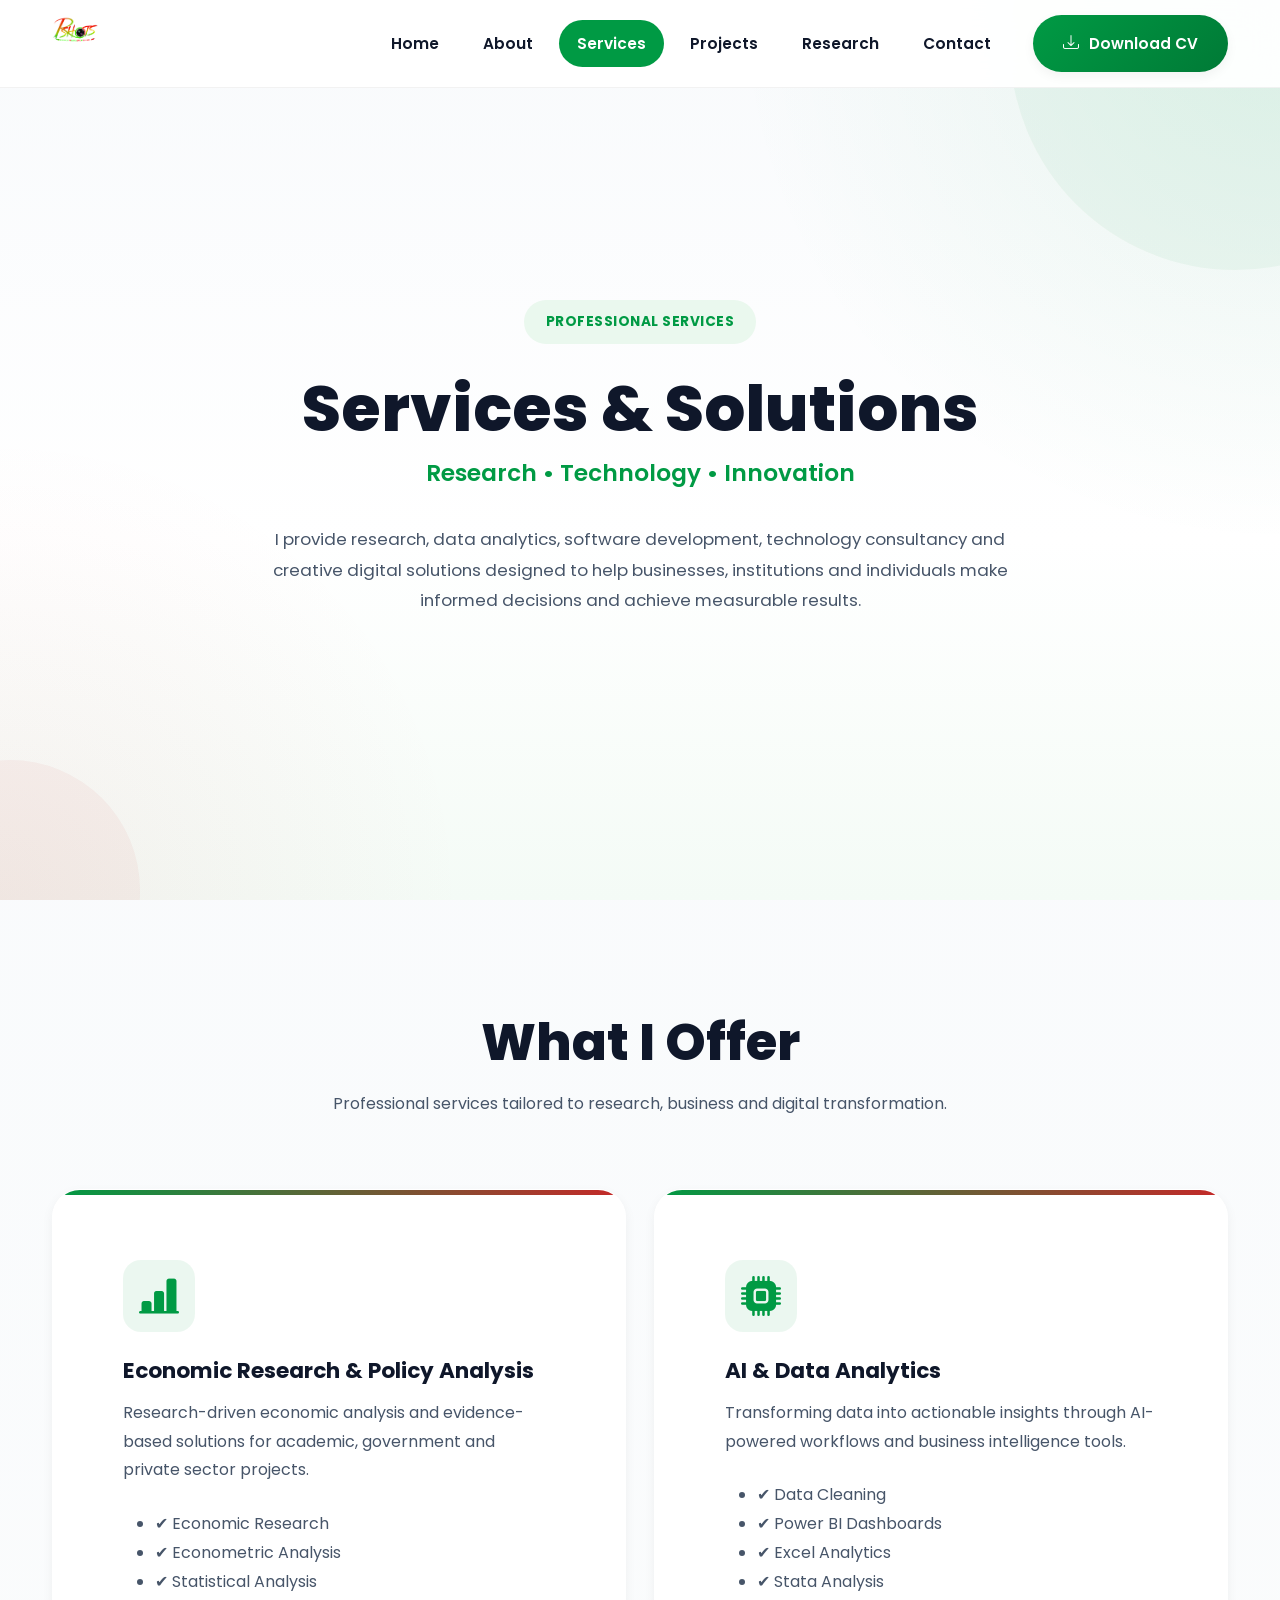
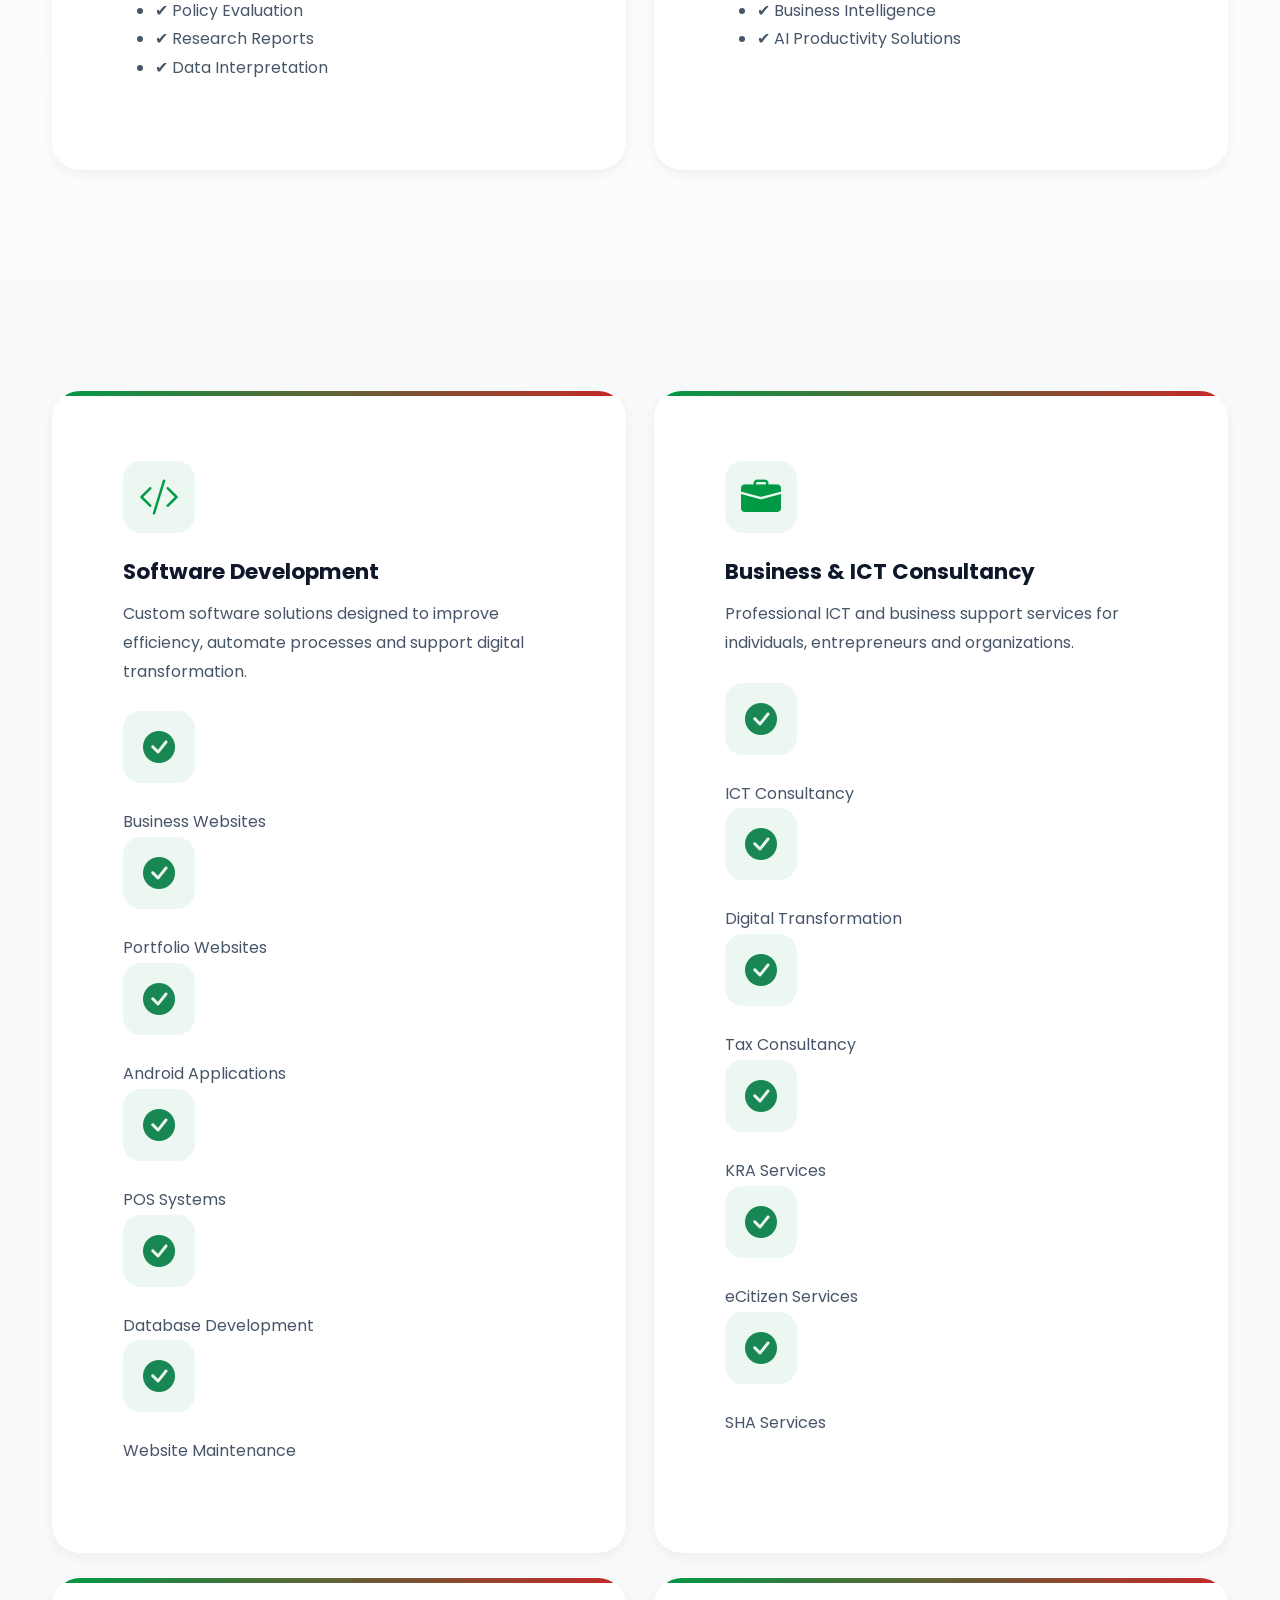
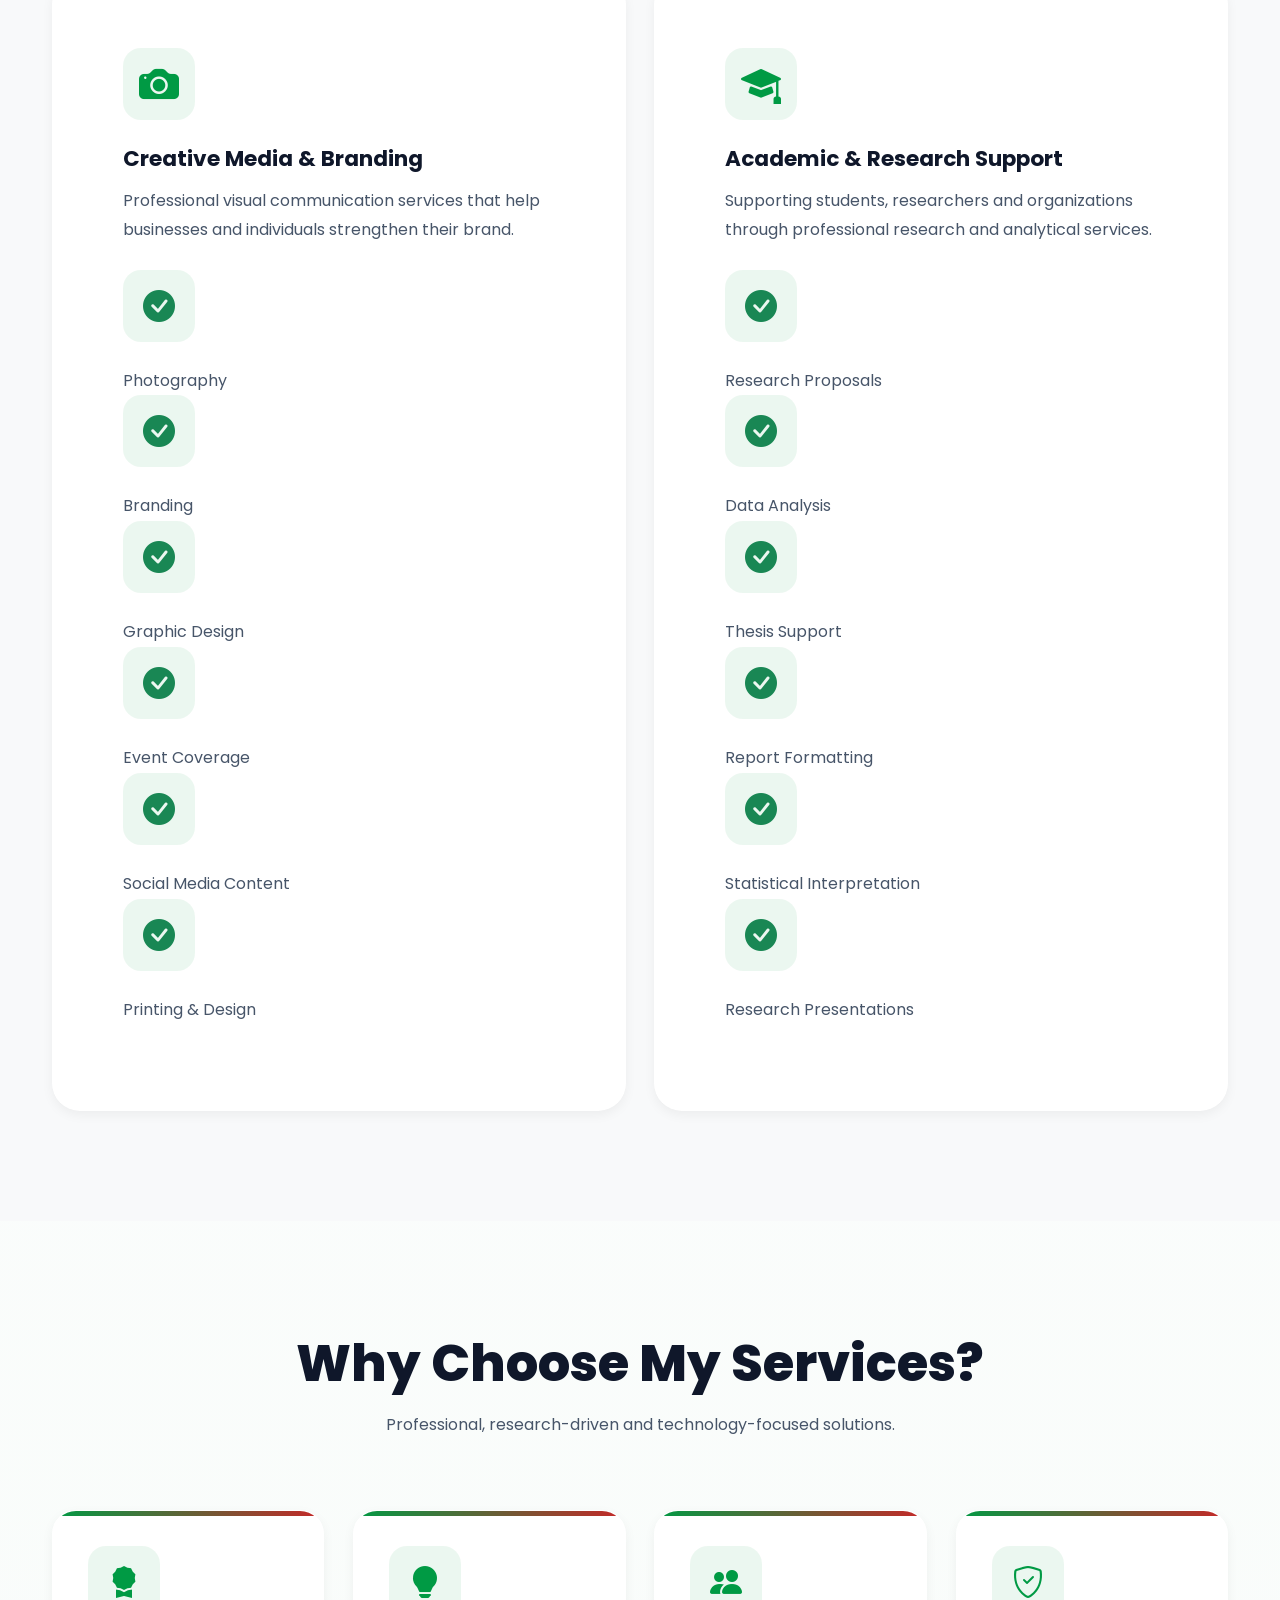
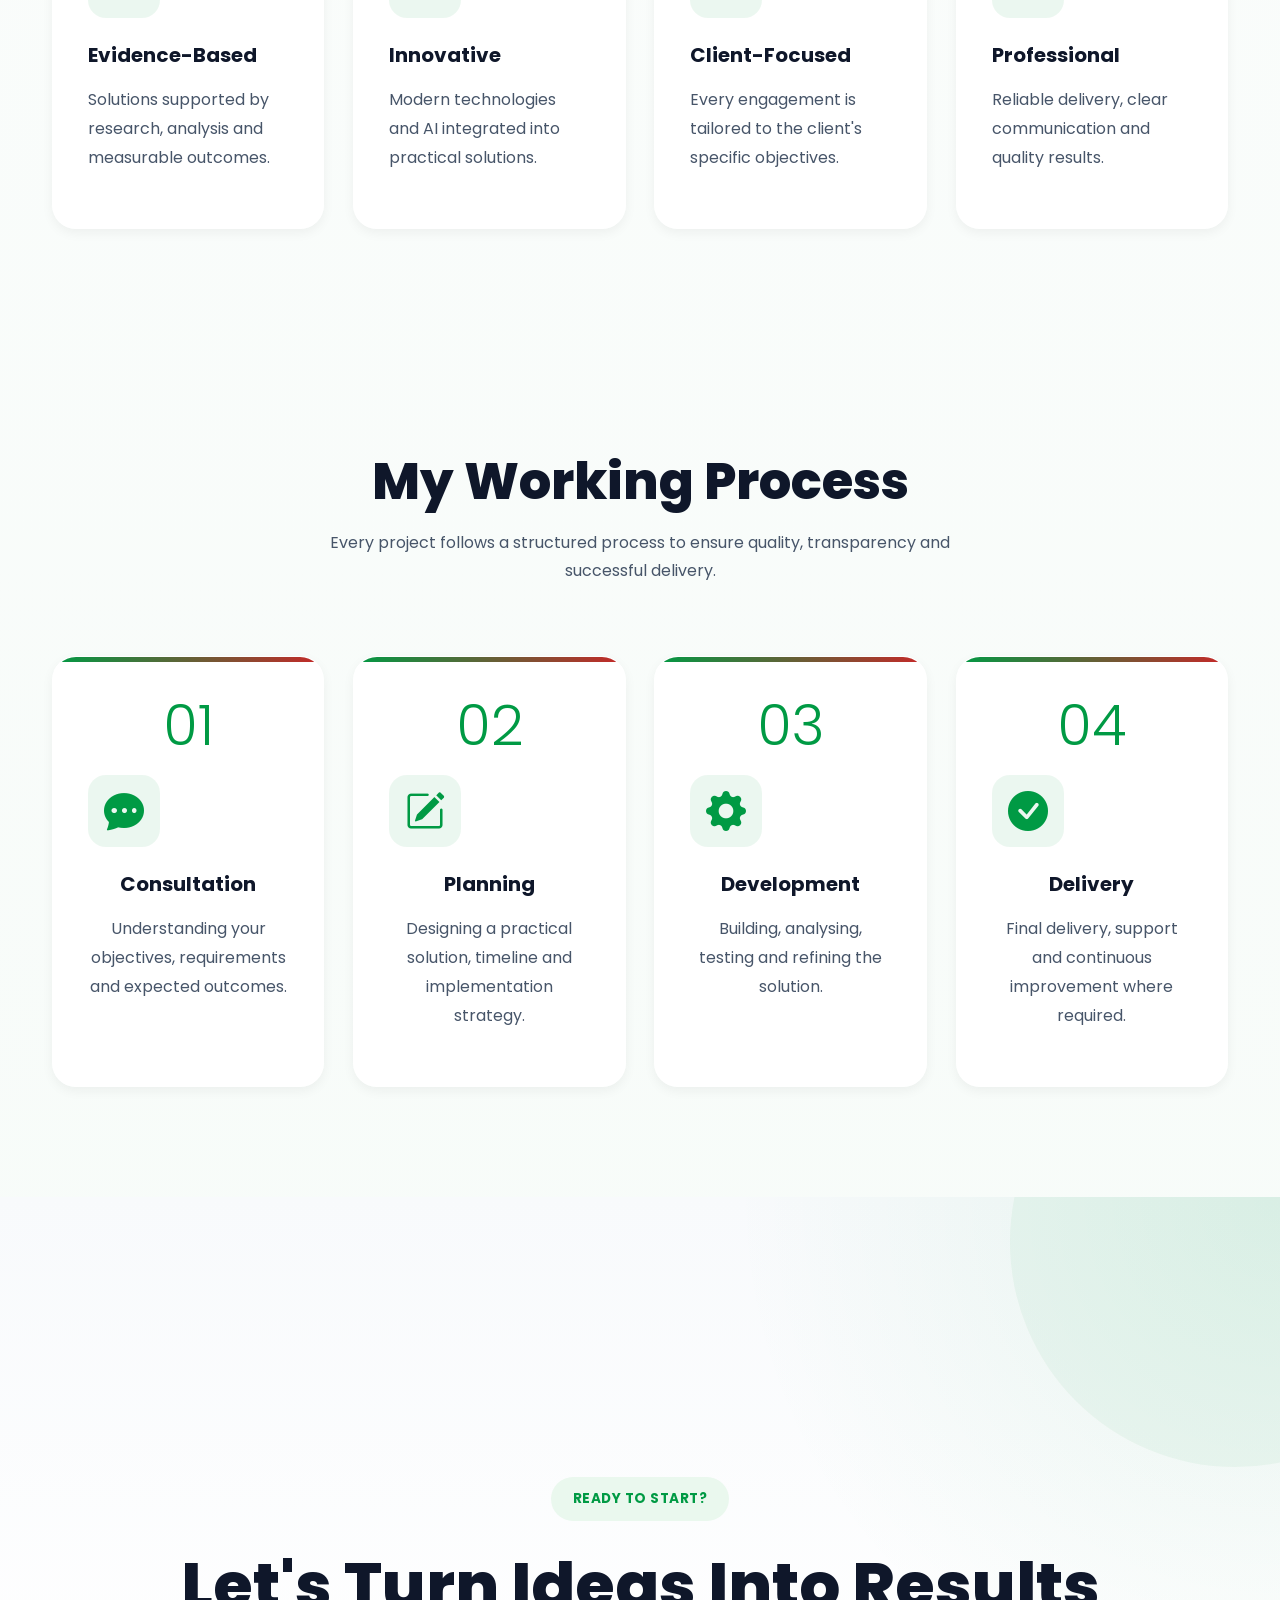
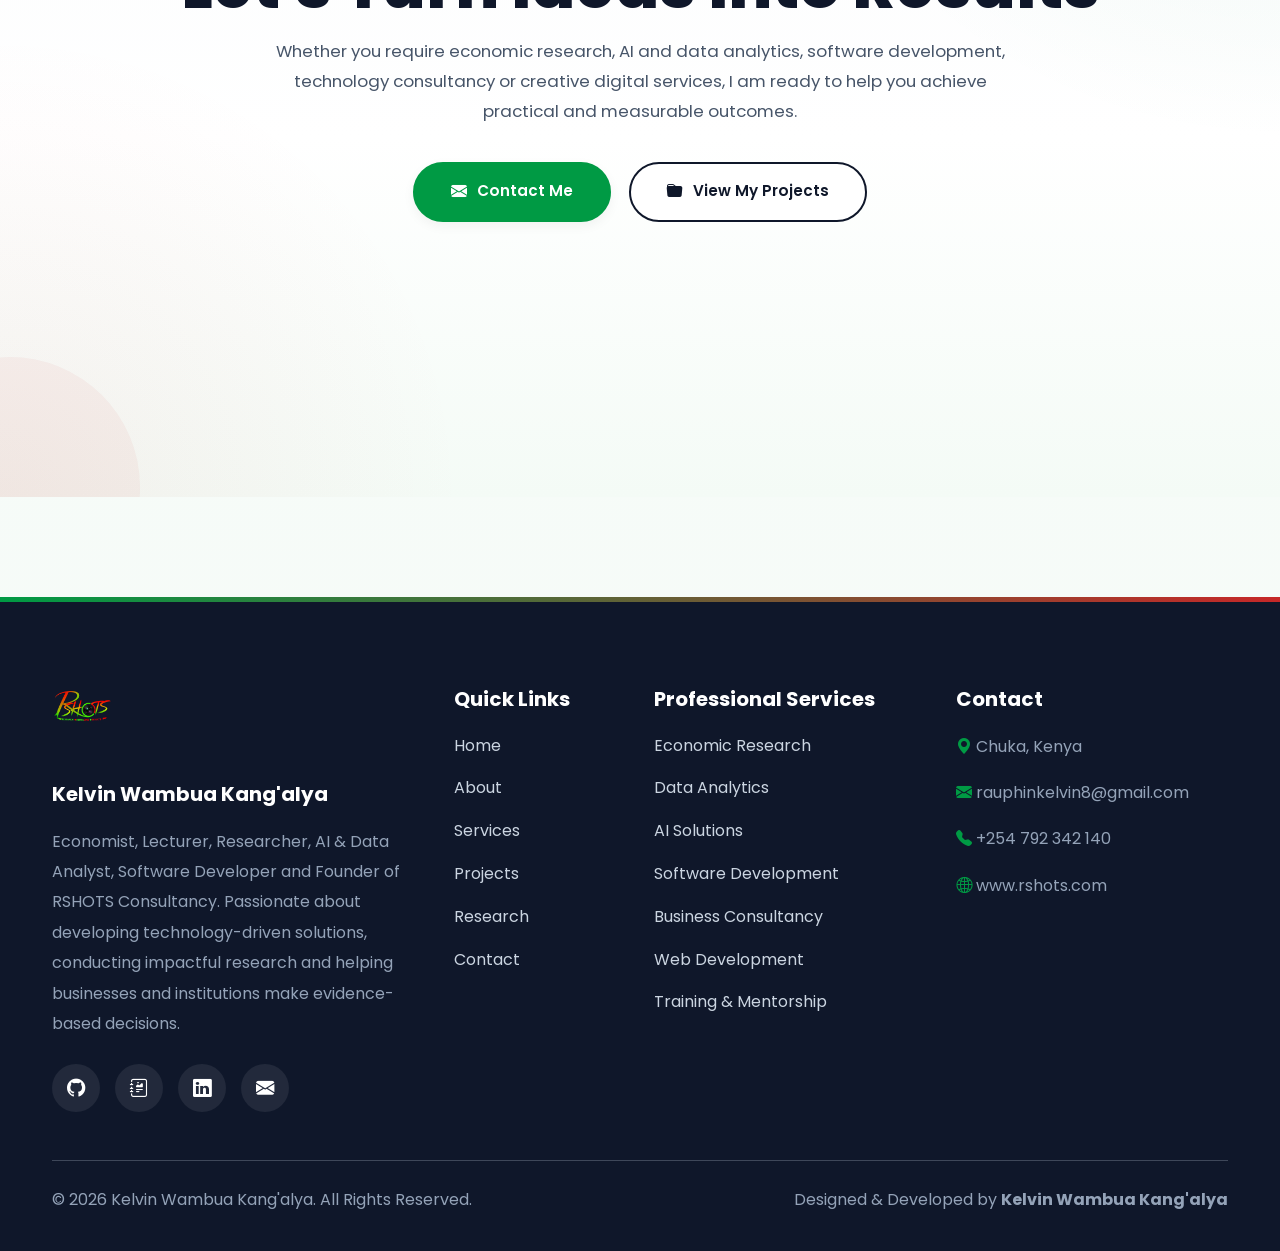
<file: services.html>
<!DOCTYPE html>
<html lang="en">

<head>

    <!-- ==========================================
                    META TAGS
    =========================================== -->

    <meta charset="UTF-8">

    <meta name="viewport"
          content="width=device-width, initial-scale=1.0">

    <meta http-equiv="X-UA-Compatible"
          content="IE=edge">

    <title>Services | Kelvin Wambua Kangalya</title>

    <meta name="description"
          content="Professional research, AI, software development and consultancy services by Kelvin Wambua Kangalya.">

    <link rel="icon"
          href="images/logo.png">

    <!-- Google Fonts -->

    <link rel="preconnect"
          href="https://fonts.googleapis.com">

    <link rel="preconnect"
          href="https://fonts.gstatic.com"
          crossorigin>

    <link href="https://fonts.googleapis.com/css2?family=Poppins:wght@300;400;500;600;700;800&display=swap"
          rel="stylesheet">

    <!-- Bootstrap -->

    <link href="https://cdn.jsdelivr.net/npm/bootstrap@5.3.7/dist/css/bootstrap.min.css"
          rel="stylesheet">

    <!-- Bootstrap Icons -->

    <link rel="stylesheet"
          href="https://cdn.jsdelivr.net/npm/bootstrap-icons@1.13.1/font/bootstrap-icons.min.css">

    <!-- CSS -->

    <link rel="stylesheet"
          href="css/style.css">

</head>
<a href="#" class="back-top" id="backTop">
    <i class="bi bi-arrow-up"></i>
</a>
<body>

<!-- ==========================================
                NAVIGATION
=========================================== -->

<nav class="navbar navbar-expand-lg fixed-top custom-navbar">

    <div class="container">

        <!-- Logo -->

        <a class="navbar-brand" href="index.html">

            <img src="images/logo.png"
                 alt="RSHOTS Logo"
                 class="navbar-logo">

        </a>

        <!-- Mobile Toggle -->

        <button class="navbar-toggler"
                type="button"
                data-bs-toggle="collapse"
                data-bs-target="#navbarNav"
                aria-controls="navbarNav"
                aria-expanded="false"
                aria-label="Toggle navigation">

            <i class="bi bi-list"></i>

        </button>

        <!-- Navigation Links -->

        <div class="collapse navbar-collapse"
             id="navbarNav">

            <ul class="navbar-nav ms-auto align-items-lg-center">

                <li class="nav-item">
                    <a class="nav-link" href="index.html">Home</a>
                </li>

                <li class="nav-item">
                    <a class="nav-link" href="about.html">About</a>
                </li>

                <li class="nav-item">
                    <a class="nav-link active" href="services.html">Services</a>
                </li>

                <li class="nav-item">
                    <a class="nav-link" href="projects.html">Projects</a>
                </li>

                <li class="nav-item">
                    <a class="nav-link" href="research.html">Research</a>
                </li>

                <li class="nav-item">
                    <a class="nav-link" href="contact.html">Contact</a>
                </li>

                <li class="nav-item ms-lg-3">

                    <a href="doc/Kelvin_Wambua_Kangalya_CV_2026.pdf"
                       download
                       class="resume-btn">

                        <i class="bi bi-download"></i>

                        Download CV

                    </a>

                </li>

            </ul>

        </div>

    </div>

</nav>

<!-- ==========================================
                HERO
=========================================== -->

<section class="hero">

    <div class="container text-center">

        <span class="hero-badge">

            PROFESSIONAL SERVICES

        </span>

        <h1>

            Services & Solutions

        </h1>

        <h2>

            Research • Technology • Innovation

        </h2>

        <p class="mx-auto"
           style="max-width:750px;">

            I provide research, data analytics, software development,
            technology consultancy and creative digital solutions
            designed to help businesses, institutions and individuals
            make informed decisions and achieve measurable results.

        </p>

    </div>

</section>

<!-- ==========================================
        SERVICES
=========================================== -->

<section>

<div class="container">

<div class="section-title">

<h2>

What I Offer

</h2>

<p>

Professional services tailored to research,
business and digital transformation.

</p>

</div>

<div class="row g-4">

<!-- CARD -->

<div class="col-lg-6">

<div class="project-card h-100">

<div class="project-content">

<i class="bi bi-bar-chart-line-fill fs-1 text-primary"></i>

<h3 class="mt-3">

Economic Research & Policy Analysis

</h3>

<p>

Research-driven economic analysis and evidence-based
solutions for academic, government and private sector
projects.

</p>

<ul>

<li>✔ Economic Research</li>

<li>✔ Econometric Analysis</li>

<li>✔ Statistical Analysis</li>

<li>✔ Policy Evaluation</li>

<li>✔ Research Reports</li>

<li>✔ Data Interpretation</li>

</ul>

</div>

</div>

</div>

<!-- CARD -->

<div class="col-lg-6">

<div class="project-card h-100">

<div class="project-content">

<i class="bi bi-cpu-fill fs-1 text-primary"></i>

<h3 class="mt-3">

AI & Data Analytics

</h3>

<p>

Transforming data into actionable insights
through AI-powered workflows and business
intelligence tools.

</p>

<ul>

<li>✔ Data Cleaning</li>

<li>✔ Power BI Dashboards</li>

<li>✔ Excel Analytics</li>

<li>✔ Stata Analysis</li>

<li>✔ Business Intelligence</li>

<li>✔ AI Productivity Solutions</li>

</ul>

</div>

</div>

</div>

</div>

</div>

</section>
    <!-- ==========================================
        MORE SERVICES
=========================================== -->

<section class="bg-light">

<div class="container">

<div class="row g-4">

<!-- SOFTWARE DEVELOPMENT -->

<div class="col-lg-6">

<div class="project-card h-100">

<div class="project-content">

<i class="bi bi-code-slash fs-1 text-primary"></i>

<h3 class="mt-3">

Software Development

</h3>

<p>

Custom software solutions designed to improve
efficiency, automate processes and support digital
transformation.

</p>

<ul class="list-unstyled">

<li><i class="bi bi-check-circle-fill text-success"></i> Business Websites</li>

<li><i class="bi bi-check-circle-fill text-success"></i> Portfolio Websites</li>

<li><i class="bi bi-check-circle-fill text-success"></i> Android Applications</li>

<li><i class="bi bi-check-circle-fill text-success"></i> POS Systems</li>

<li><i class="bi bi-check-circle-fill text-success"></i> Database Development</li>

<li><i class="bi bi-check-circle-fill text-success"></i> Website Maintenance</li>

</ul>

</div>

</div>

</div>

<!-- CONSULTANCY -->

<div class="col-lg-6">

<div class="project-card h-100">

<div class="project-content">

<i class="bi bi-briefcase-fill fs-1 text-primary"></i>

<h3 class="mt-3">

Business & ICT Consultancy

</h3>

<p>

Professional ICT and business support services for
individuals, entrepreneurs and organizations.

</p>

<ul class="list-unstyled">

<li><i class="bi bi-check-circle-fill text-success"></i> ICT Consultancy</li>

<li><i class="bi bi-check-circle-fill text-success"></i> Digital Transformation</li>

<li><i class="bi bi-check-circle-fill text-success"></i> Tax Consultancy</li>

<li><i class="bi bi-check-circle-fill text-success"></i> KRA Services</li>

<li><i class="bi bi-check-circle-fill text-success"></i> eCitizen Services</li>

<li><i class="bi bi-check-circle-fill text-success"></i> SHA Services</li>

</ul>

</div>

</div>

</div>

<!-- CREATIVE -->

<div class="col-lg-6">

<div class="project-card h-100">

<div class="project-content">

<i class="bi bi-camera-fill fs-1 text-primary"></i>

<h3 class="mt-3">

Creative Media & Branding

</h3>

<p>

Professional visual communication services that help
businesses and individuals strengthen their brand.

</p>

<ul class="list-unstyled">

<li><i class="bi bi-check-circle-fill text-success"></i> Photography</li>

<li><i class="bi bi-check-circle-fill text-success"></i> Branding</li>

<li><i class="bi bi-check-circle-fill text-success"></i> Graphic Design</li>

<li><i class="bi bi-check-circle-fill text-success"></i> Event Coverage</li>

<li><i class="bi bi-check-circle-fill text-success"></i> Social Media Content</li>

<li><i class="bi bi-check-circle-fill text-success"></i> Printing & Design</li>

</ul>

</div>

</div>

</div>

<!-- ACADEMIC -->

<div class="col-lg-6">

<div class="project-card h-100">

<div class="project-content">

<i class="bi bi-mortarboard-fill fs-1 text-primary"></i>

<h3 class="mt-3">

Academic & Research Support

</h3>

<p>

Supporting students, researchers and organizations
through professional research and analytical services.

</p>

<ul class="list-unstyled">

<li><i class="bi bi-check-circle-fill text-success"></i> Research Proposals</li>

<li><i class="bi bi-check-circle-fill text-success"></i> Data Analysis</li>

<li><i class="bi bi-check-circle-fill text-success"></i> Thesis Support</li>

<li><i class="bi bi-check-circle-fill text-success"></i> Report Formatting</li>

<li><i class="bi bi-check-circle-fill text-success"></i> Statistical Interpretation</li>

<li><i class="bi bi-check-circle-fill text-success"></i> Research Presentations</li>

</ul>

</div>

</div>

</div>

</div>

</div>

</section>

<!-- ==========================================
        WHY CHOOSE ME
=========================================== -->

<section>

<div class="container">

<div class="section-title">

<h2>

Why Choose My Services?

</h2>

<p>

Professional, research-driven and technology-focused solutions.

</p>

</div>

<div class="row g-4">

<div class="col-lg-3">

<div class="skill-card h-100">

<i class="bi bi-award-fill"></i>

<h4>Evidence-Based</h4>

<p>

Solutions supported by research, analysis and measurable outcomes.

</p>

</div>

</div>

<div class="col-lg-3">

<div class="skill-card h-100">

<i class="bi bi-lightbulb-fill"></i>

<h4>Innovative</h4>

<p>

Modern technologies and AI integrated into practical solutions.

</p>

</div>

</div>

<div class="col-lg-3">

<div class="skill-card h-100">

<i class="bi bi-people-fill"></i>

<h4>Client-Focused</h4>

<p>

Every engagement is tailored to the client's specific objectives.

</p>

</div>

</div>

<div class="col-lg-3">

<div class="skill-card h-100">

<i class="bi bi-shield-check"></i>

<h4>Professional</h4>

<p>

Reliable delivery, clear communication and quality results.

</p>

</div>

</div>

</div>

</div>

</section>
    <!-- ==========================================
            HOW I WORK
=========================================== -->

<section id="process">

    <div class="container">

        <div class="section-title">

            <h2>

                My Working Process

            </h2>

            <p>

                Every project follows a structured process to ensure quality,
                transparency and successful delivery.

            </p>

        </div>

        <div class="row text-center g-4">

            <div class="col-lg-3 col-md-6">

                <div class="skill-card h-100">

                    <div class="display-4 text-primary mb-3">

                        01

                    </div>

                    <i class="bi bi-chat-dots-fill fs-1 text-primary"></i>

                    <h4 class="mt-3">

                        Consultation

                    </h4>

                    <p>

                        Understanding your objectives,
                        requirements and expected outcomes.

                    </p>

                </div>

            </div>

            <div class="col-lg-3 col-md-6">

                <div class="skill-card h-100">

                    <div class="display-4 text-primary mb-3">

                        02

                    </div>

                    <i class="bi bi-pencil-square fs-1 text-primary"></i>

                    <h4 class="mt-3">

                        Planning

                    </h4>

                    <p>

                        Designing a practical solution,
                        timeline and implementation strategy.

                    </p>

                </div>

            </div>

            <div class="col-lg-3 col-md-6">

                <div class="skill-card h-100">

                    <div class="display-4 text-primary mb-3">

                        03

                    </div>

                    <i class="bi bi-gear-fill fs-1 text-primary"></i>

                    <h4 class="mt-3">

                        Development

                    </h4>

                    <p>

                        Building, analysing,
                        testing and refining
                        the solution.

                    </p>

                </div>

            </div>

            <div class="col-lg-3 col-md-6">

                <div class="skill-card h-100">

                    <div class="display-4 text-primary mb-3">

                        04

                    </div>

                    <i class="bi bi-check-circle-fill fs-1 text-primary"></i>

                    <h4 class="mt-3">

                        Delivery

                    </h4>

                    <p>

                        Final delivery,
                        support and continuous
                        improvement where required.

                    </p>

                </div>

            </div>

        </div>

    </div>

</section>

<!-- ==========================================
            CALL TO ACTION
=========================================== -->

<section class="hero">

    <div class="container text-center">

        <span class="hero-badge">

            READY TO START?

        </span>

        <h1>

            Let's Turn Ideas Into Results

        </h1>

        <p class="mx-auto"
           style="max-width:750px;">

            Whether you require economic research,
            AI and data analytics, software development,
            technology consultancy or creative digital
            services, I am ready to help you achieve
            practical and measurable outcomes.

        </p>

        <div class="hero-buttons justify-content-center">

            <a href="contact.html"
               class="btn btn-success btn-lg">

                <i class="bi bi-envelope-fill"></i>

                Contact Me

            </a>

            <a href="projects.html"
               class="btn btn-outline-dark btn-lg">

                <i class="bi bi-folder-fill"></i>

                View My Projects

            </a>

        </div>

    </div>

</section>

<!-- ==================================================
                        FOOTER
=================================================== -->

<footer>

<div class="container">

<div class="row gy-5">

<!-- Brand -->

<div class="col-lg-4">

<img src="images/logo.png"
     alt="RSHOTS Logo"
     class="footer-logo">

<h4>

Kelvin Wambua Kang'alya

</h4>

<p>

Economist, Lecturer, Researcher, AI & Data Analyst,
Software Developer and Founder of RSHOTS Consultancy.
Passionate about developing technology-driven solutions,
conducting impactful research and helping businesses
and institutions make evidence-based decisions.

</p>

<div class="social-icons">

<a href="https://github.com/Kelvinkangalya"
   target="_blank">

<i class="bi bi-github"></i>

</a>

<a href="https://www.researchgate.net/publication/397411814_Balancing_Enforcement_and_Compliance_Rethinking_Tax_Governance_in_Kenya"
   target="_blank">

<i class="bi bi-journal-richtext"></i>

</a>

<a href="https://www.linkedin.com/"
   target="_blank">

<i class="bi bi-linkedin"></i>

</a>

<a href="mailto:rshotsco@gmail.com">

<i class="bi bi-envelope-fill"></i>

</a>

</div>

</div>

<!-- Quick Links -->

<div class="col-lg-2 col-md-6">

<h4>

Quick Links

</h4>

<ul class="list-unstyled">

<li><a href="index.html">Home</a></li>

<li><a href="about.html">About</a></li>

<li><a href="services.html">Services</a></li>

<li><a href="projects.html">Projects</a></li>

<li><a href="research.html">Research</a></li>

<li><a href="contact.html">Contact</a></li>

</ul>

</div>

<!-- Professional Services -->

<div class="col-lg-3 col-md-6">

<h4>

Professional Services

</h4>

<ul class="list-unstyled">

<li>Economic Research</li>

<li>Data Analytics</li>

<li>AI Solutions</li>

<li>Software Development</li>

<li>Business Consultancy</li>

<li>Web Development</li>

<li>Training & Mentorship</li>

</ul>

</div>

<!-- Contact -->

<div class="col-lg-3">

<h4>

Contact

</h4>

<p>

<i class="bi bi-geo-alt-fill text-primary"></i>

Chuka, Kenya

</p>

<p>

<i class="bi bi-envelope-fill text-primary"></i>

rauphinkelvin8@gmail.com

</p>

<p>

<i class="bi bi-telephone-fill text-primary"></i>

+254 792 342 140

</p>

<p>

<i class="bi bi-globe2 text-primary"></i>

<a href="https://rshots.com"
   target="_blank">

www.rshots.com

</a>

</p>

</div>

</div>

<hr class="mt-5 mb-4">

<div class="row align-items-center">

<div class="col-md-6">

<p class="mb-0">

© 2026 Kelvin Wambua Kang'alya. All Rights Reserved.

</p>

</div>

<div class="col-md-6 text-md-end">

<p class="mb-0">

Designed & Developed by
<strong>Kelvin Wambua Kang'alya</strong>

</p>

</div>

</div>

</div>

</footer>

<!-- Bootstrap -->

<script src="https://cdn.jsdelivr.net/npm/bootstrap@5.3.7/dist/js/bootstrap.bundle.min.js"></script>

<!-- Custom JavaScript -->

<script src="js/script.js"></script>

</body>

</html>
</file>
<file: css/style.css>
/*==================================================
                PORTFOLIO CSS V2.0
        Kelvin Wambua Kang'alya Portfolio
====================================================*/


/*==================================================
                01. IMPORTS
====================================================*/

@import url('https://fonts.googleapis.com/css2?family=Poppins:wght@300;400;500;600;700;800&display=swap');


/*==================================================
                02. CSS VARIABLES
====================================================*/

:root{

    /* Brand Colours */

    --primary:#009A44;
    --primary-dark:#007A36;
    --secondary:#C62828;

    /* Neutral Colours */

    --dark:#0F172A;
    --text:#475569;

    --white:#FFFFFF;

    --background:#F8FAFC;

    --background-alt:#F1F5F9;

    --background-soft:#EEF8F2;

    --border:#E2E8F0;

    /* Shadows */

    --shadow-sm:0 4px 12px rgba(0,0,0,.05);

    --shadow-md:0 12px 30px rgba(0,0,0,.08);

    --shadow-lg:0 20px 50px rgba(0,0,0,.12);

    /* Border Radius */

    --radius-sm:12px;

    --radius-md:20px;

    --radius-lg:32px;

    /* Transition */

    --transition:.35s ease;

}


/*==================================================
                    03. RESET
====================================================*/

*,
*::before,
*::after{

    margin:0;

    padding:0;

    box-sizing:border-box;

}


/*==================================================
                04. GLOBAL
====================================================*/

html{

    scroll-behavior:smooth;

    scroll-padding-top:90px;

}

body{

    font-family:'Poppins',sans-serif;

    font-size:16px;

    line-height:1.8;

    color:var(--text);

    background:linear-gradient(
        180deg,
        #F8FAFC 0%,
        #FCFDFD 40%,
        #F5FBF7 100%
    );

    overflow-x:hidden;

    text-rendering:optimizeLegibility;

    -webkit-font-smoothing:antialiased;

}


/*==================================================
                05. TYPOGRAPHY
====================================================*/

h1,
h2,
h3,
h4,
h5,
h6{

    color:var(--dark);

    font-weight:700;

    line-height:1.25;

    margin-bottom:18px;

}

h1{

    font-size:clamp(2.8rem,5vw,4.8rem);

    font-weight:800;

}

h2{

    font-size:clamp(2rem,4vw,3.2rem);

}

h3{

    font-size:1.6rem;

}

h4{

    font-size:1.25rem;

}

p{

    margin-bottom:1rem;

    color:var(--text);

}


/*==================================================
                06. LINKS
====================================================*/

a{

    text-decoration:none;

    color:inherit;

    transition:var(--transition);

}


/*==================================================
                07. IMAGES
====================================================*/

img{

    display:block;

    max-width:100%;

    height:auto;

    transition:var(--transition);

}

img:hover{

    transform:scale(1.02);

}


/*==================================================
                08. LAYOUT
====================================================*/

.container{

    max-width:1200px;

}

section{

    position:relative;

    padding:110px 0;

}


/*==================================================
            SECTION TITLES
====================================================*/

.section-title{

    text-align:center;

    margin-bottom:70px;

}

.section-title span{

    display:inline-block;

    background:rgba(0,154,68,.10);

    color:var(--primary);

    padding:8px 18px;

    border-radius:50px;

    font-size:.85rem;

    font-weight:700;

    letter-spacing:1px;

    text-transform:uppercase;

    margin-bottom:20px;

}

.section-title h2{

    font-weight:800;

    margin-bottom:16px;

}

.section-title p{

    max-width:700px;

    margin:auto;

}


/*==================================================
                BACKGROUNDS
====================================================*/

.bg-white{

    background:var(--white);

}

.bg-light{

    background:var(--background-alt);

}

.bg-soft{

    background:var(--background-soft);

}


/*==================================================
                BOOTSTRAP FIXES
====================================================*/

.row{

    --bs-gutter-x:1.8rem;

}

.text-primary{

    color:var(--primary)!important;

}


/*==================================================
                RESPONSIVE
====================================================*/

@media(max-width:991px){

section{

padding:90px 0;

}

.section-title{

margin-bottom:55px;

}

}

@media(max-width:768px){

body{

font-size:15px;

}

section{

padding:80px 0;

}

.container{

padding-left:22px;

padding-right:22px;

}

h1{

font-size:2.5rem;

}

h2{

font-size:2rem;

}

}

@media(max-width:576px){

section{

padding:70px 0;

}

}
/*==================================================
                    NAVBAR
====================================================*/

.custom-navbar{

    position:fixed;

    top:0;

    left:0;

    width:100%;

    z-index:9999;

    padding:18px 0;

    background:rgba(255,255,255,.94);

    backdrop-filter:blur(18px);

    -webkit-backdrop-filter:blur(18px);

    border-bottom:1px solid rgba(0,0,0,.05);

    transition:var(--transition);

}

/* Navbar when scrolling */

.custom-navbar.scrolled{

    padding:12px 0;

    background:rgba(255,255,255,.98);

    box-shadow:var(--shadow-md);

}


/*==================================================
                    LOGO
====================================================*/

.navbar-brand{

    display:flex;

    align-items:center;

}

.navbar-logo{

    width:auto;

    height:58px;

    transition:var(--transition);

}

.custom-navbar.scrolled .navbar-logo{

    height:50px;

}


/*==================================================
                NAVIGATION LINKS
====================================================*/

.navbar-nav{

    gap:8px;

}

.nav-link{

    color:var(--dark);

    font-size:.96rem;

    font-weight:600;

    padding:10px 18px !important;

    border-radius:50px;

    transition:var(--transition);

}

.nav-link:hover{

    color:var(--primary);

    background:rgba(0,154,68,.08);

}

.nav-link.active{

    background:var(--primary);

    color:#fff !important;

}


/*==================================================
                DOWNLOAD CV BUTTON
====================================================*/

.resume-btn{

    display:inline-flex;

    align-items:center;

    justify-content:center;

    gap:10px;

    background:var(--primary);

    color:#fff;

    padding:12px 24px;

    border-radius:50px;

    font-weight:600;

    transition:var(--transition);

    box-shadow:var(--shadow-sm);

}

.resume-btn:hover{

    background:var(--primary-dark);

    color:#fff;

    transform:translateY(-3px);

    box-shadow:var(--shadow-md);

}

.resume-btn i{

    font-size:1rem;

}


/*==================================================
                MOBILE TOGGLER
====================================================*/

.navbar-toggler{

    border:none;

    background:none;

    box-shadow:none !important;

}

.navbar-toggler i{

    font-size:2rem;

    color:var(--primary);

}


/*==================================================
                MOBILE MENU
====================================================*/

@media(max-width:991px){

.custom-navbar{

padding:14px 0;

}

.navbar-collapse{

margin-top:20px;

padding:22px;

background:#fff;

border-radius:22px;

box-shadow:var(--shadow-md);

}

.navbar-nav{

gap:14px;

}

.nav-link{

text-align:center;

}

.resume-btn{

width:100%;

margin-top:12px;

}

}


/*==================================================
                LARGE SCREENS
====================================================*/

@media(min-width:992px){

.navbar{

height:88px;

}

}
/*==================================================
                    BUTTONS
====================================================*/

/* Shared Button Style */

.btn,
.resume-btn,
.primary-btn,
.secondary-btn{

    display:inline-flex;

    align-items:center;

    justify-content:center;

    gap:10px;

    padding:14px 30px;

    border-radius:50px;

    font-size:.95rem;

    font-weight:600;

    text-decoration:none;

    cursor:pointer;

    transition:all .35s ease;

}


/*=========================================
            PRIMARY BUTTON
=========================================*/

.btn-success,
.primary-btn{

    background:var(--primary);

    color:#fff;

    border:2px solid var(--primary);

    box-shadow:var(--shadow-sm);

}

.btn-success:hover,
.primary-btn:hover{

    background:var(--primary-dark);

    border-color:var(--primary-dark);

    color:#fff;

    transform:translateY(-4px);

    box-shadow:var(--shadow-md);

}


/*=========================================
            OUTLINE BUTTON
=========================================*/

.btn-outline-dark,
.secondary-btn{

    background:#fff;

    color:var(--dark);

    border:2px solid var(--dark);

}

.btn-outline-dark:hover,
.secondary-btn:hover{

    background:var(--dark);

    color:#fff;

    transform:translateY(-4px);

}


/*=========================================
            DOWNLOAD CV BUTTON
=========================================*/

.resume-btn{

    background:linear-gradient(
        135deg,
        var(--primary),
        var(--primary-dark)
    );

    color:#fff;

    border:none;

    box-shadow:var(--shadow-sm);

}

.resume-btn:hover{

    color:#fff;

    transform:translateY(-4px);

    box-shadow:var(--shadow-md);

}


/*=========================================
                BUTTON ICONS
=========================================*/

.btn i,
.resume-btn i,
.primary-btn i,
.secondary-btn i{

    font-size:1rem;

}


/*=========================================
            HERO BUTTON GROUP
=========================================*/

.hero-buttons{

    display:flex;

    flex-wrap:wrap;

    gap:18px;

    margin-top:35px;

}


/*=========================================
                SMALL BUTTON
=========================================*/

.btn-sm{

    padding:10px 22px;

    font-size:.85rem;

}


/*=========================================
                LARGE BUTTON
=========================================*/

.btn-lg{

    padding:16px 36px;

}


/*=========================================
                MOBILE
=========================================*/

@media(max-width:768px){

.hero-buttons{

flex-direction:column;

}

.hero-buttons .btn,
.hero-buttons .resume-btn{

width:100%;

}

}
/*==================================================
                    HERO
====================================================*/

.hero{

    position:relative;

    display:flex;

    align-items:center;

    min-height:100vh;

    padding:150px 0 100px;

    overflow:hidden;

    background:
    radial-gradient(circle at top right,
    rgba(0,154,68,.08),
    transparent 35%),

    radial-gradient(circle at bottom left,
    rgba(198,40,40,.05),
    transparent 30%),

    linear-gradient(
    180deg,
    #F8FAFC 0%,
    #FFFFFF 60%,
    #F4FBF6 100%
    );

}


/* Decorative Shapes */

.hero::before{

    content:"";

    position:absolute;

    width:450px;

    height:450px;

    border-radius:50%;

    background:rgba(0,154,68,.05);

    top:-180px;

    right:-180px;

}

.hero::after{

    content:"";

    position:absolute;

    width:260px;

    height:260px;

    border-radius:50%;

    background:rgba(198,40,40,.05);

    bottom:-120px;

    left:-120px;

}


/*==================================================
                HERO CONTENT
====================================================*/

.hero .container{

    position:relative;

    z-index:2;

}

.hero-badge{

    display:inline-flex;

    align-items:center;

    gap:10px;

    background:#EAF8EE;

    color:var(--primary);

    padding:10px 22px;

    border-radius:50px;

    font-size:.85rem;

    font-weight:700;

    margin-bottom:25px;

    letter-spacing:.5px;

}

.hero h1{

    margin-bottom:10px;

    font-weight:800;

}

.hero h2{

    color:var(--primary);

    font-size:1.45rem;

    font-weight:600;

    min-height:40px;

    margin-bottom:25px;

}

.hero p{

    font-size:1.05rem;

    max-width:620px;

    margin-bottom:35px;

}


/*==================================================
                HERO IMAGE
====================================================*/

.hero-image-wrapper{

    display:flex;

    justify-content:center;

    align-items:center;

    position:relative;

}

.hero-image{

    width:100%;

    max-width:420px;

    border-radius:30px;

    border:8px solid white;

    box-shadow:var(--shadow-lg);

    transition:var(--transition);

}

.hero-image:hover{

    transform:translateY(-8px);

}


/* Decorative Ring */

.hero-image-wrapper::before{

    content:"";

    position:absolute;

    width:470px;

    height:470px;

    border:2px dashed rgba(0,154,68,.25);

    border-radius:50%;

    z-index:-1;

}


/*==================================================
                HERO BUTTONS
====================================================*/

.hero-buttons{

    display:flex;

    gap:18px;

    flex-wrap:wrap;

    margin-bottom:45px;

}


/*==================================================
                STATISTICS
====================================================*/

.hero-stats{

    display:grid;

    grid-template-columns:repeat(4,1fr);

    gap:20px;

}

.stat-card{

    background:white;

    border-radius:20px;

    padding:25px;

    text-align:center;

    box-shadow:var(--shadow-sm);

    transition:var(--transition);

}

.stat-card:hover{

    transform:translateY(-8px);

    box-shadow:var(--shadow-md);

}

.stat-card h3{

    color:var(--primary);

    font-size:2rem;

    margin-bottom:5px;

}

.stat-card p{

    margin:0;

    font-size:.9rem;

}


/*==================================================
                MOBILE
====================================================*/

@media(max-width:991px){

.hero{

padding-top:130px;

text-align:center;

}

.hero p{

margin-left:auto;

margin-right:auto;

}

.hero-buttons{

justify-content:center;

}

.hero-image{

margin-top:50px;

max-width:340px;

}

.hero-image-wrapper::before{

display:none;

}

.hero-stats{

grid-template-columns:repeat(2,1fr);

margin-top:35px;

}

}

@media(max-width:576px){

.hero{

padding:120px 0 80px;

}

.hero-buttons{

flex-direction:column;

}

.hero-buttons .btn{

width:100%;

}

.hero-stats{

grid-template-columns:1fr;

}

.hero-image{

max-width:270px;

}

}
/*==================================================
                CARDS V2.0
====================================================*/

/* Base Card */

.project-card,
.service-card,
.skill-card,
.info-box,
.contact-card,
.research-card{

    background:rgba(255,255,255,.90);

    backdrop-filter:blur(18px);

    -webkit-backdrop-filter:blur(18px);

    border:1px solid rgba(255,255,255,.65);

    border-radius:24px;

    padding:35px;

    height:100%;

    position:relative;

    overflow:hidden;

    transition:all .35s ease;

    box-shadow:var(--shadow-sm);

}


/* Top Accent Line */

.project-card::before,
.service-card::before,
.skill-card::before,
.info-box::before,
.contact-card::before,
.research-card::before{

    content:"";

    position:absolute;

    left:0;

    top:0;

    width:100%;

    height:5px;

    background:linear-gradient(
        90deg,
        var(--primary),
        var(--secondary)
    );

}


/* Hover */

.project-card:hover,
.service-card:hover,
.skill-card:hover,
.info-box:hover,
.contact-card:hover,
.research-card:hover{

    transform:translateY(-10px);

    box-shadow:var(--shadow-lg);

}


/* Card Icon */

.project-card i,
.service-card i,
.skill-card i,
.info-box i,
.contact-card i,
.research-card i{

    width:72px;

    height:72px;

    border-radius:18px;

    display:flex;

    align-items:center;

    justify-content:center;

    font-size:2rem;

    background:rgba(0,154,68,.08);

    color:var(--primary);

    margin-bottom:25px;

    transition:.35s;

}

.project-card:hover i,
.service-card:hover i,
.skill-card:hover i,
.info-box:hover i,
.contact-card:hover i,
.research-card:hover i{

    transform:rotate(-8deg) scale(1.1);

}


/* Headings */

.project-card h3,
.service-card h3,
.skill-card h3,
.info-box h3,
.contact-card h3,
.research-card h3{

    margin-bottom:16px;

    font-size:1.35rem;

    font-weight:700;

}


/* Paragraph */

.project-card p,
.service-card p,
.skill-card p,
.info-box p,
.contact-card p,
.research-card p{

    margin-bottom:20px;

}


/* Card Links */

.project-card a,
.service-card a,
.contact-card a,
.research-card a{

    font-weight:600;

    color:var(--primary);

}

.project-card a:hover,
.service-card a:hover,
.contact-card a:hover,
.research-card a:hover{

    color:var(--primary-dark);

}


/*==================================================
                TAGS
====================================================*/

.project-tags{

    display:flex;

    flex-wrap:wrap;

    gap:10px;

    margin-top:20px;

}

.project-tags span{

    background:#EEF8F2;

    color:var(--primary);

    padding:8px 14px;

    border-radius:30px;

    font-size:.82rem;

    font-weight:600;

}


/*==================================================
                CARD IMAGE
====================================================*/

.project-image{

    width:100%;

    height:230px;

    object-fit:cover;

    border-radius:20px;

    margin-bottom:25px;

    transition:.4s;

}

.project-card:hover .project-image{

    transform:scale(1.04);

}


/*==================================================
                MOBILE
====================================================*/

@media(max-width:768px){

.project-card,
.service-card,
.skill-card,
.info-box,
.contact-card,
.research-card{

padding:28px;

}

.project-image{

height:200px;

}

}
/*==================================================
                UI COMPONENTS
====================================================*/


/*=========================================
                BADGES
=========================================*/

.badge-custom{

    display:inline-flex;

    align-items:center;

    gap:8px;

    padding:8px 18px;

    background:rgba(0,154,68,.10);

    color:var(--primary);

    border-radius:50px;

    font-size:.85rem;

    font-weight:700;

    letter-spacing:.5px;

}


/*=========================================
            TECHNOLOGY TAGS
=========================================*/

.tech-tags{

    display:flex;

    flex-wrap:wrap;

    gap:10px;

    margin-top:20px;

}

.tech-tags span{

    background:#F1F5F9;

    color:var(--dark);

    padding:8px 15px;

    border-radius:50px;

    font-size:.82rem;

    font-weight:600;

    transition:var(--transition);

}

.tech-tags span:hover{

    background:var(--primary);

    color:#fff;

}


/*=========================================
            FEATURE BOX
=========================================*/

.feature-box{

    display:flex;

    gap:20px;

    align-items:flex-start;

    margin-bottom:30px;

}

.feature-icon{

    width:65px;

    height:65px;

    min-width:65px;

    display:flex;

    justify-content:center;

    align-items:center;

    border-radius:18px;

    background:rgba(0,154,68,.08);

    color:var(--primary);

    font-size:1.8rem;

}

.feature-content h4{

    margin-bottom:10px;

}


/*=========================================
            STATISTICS
=========================================*/

.stats-grid{

    display:grid;

    grid-template-columns:repeat(4,1fr);

    gap:25px;

}

.stat-box{

    background:#fff;

    border-radius:22px;

    padding:30px;

    text-align:center;

    box-shadow:var(--shadow-sm);

    transition:var(--transition);

}

.stat-box:hover{

    transform:translateY(-8px);

    box-shadow:var(--shadow-lg);

}

.stat-box h2{

    color:var(--primary);

    font-size:2.3rem;

    margin-bottom:8px;

}

.stat-box p{

    margin:0;

}


/*=========================================
                TIMELINE
=========================================*/

.timeline{

    position:relative;

    margin-top:40px;

}

.timeline::before{

    content:"";

    position:absolute;

    left:22px;

    top:0;

    bottom:0;

    width:3px;

    background:var(--primary);

}

.timeline-item{

    position:relative;

    padding-left:70px;

    margin-bottom:45px;

}

.timeline-dot{

    position:absolute;

    left:12px;

    top:5px;

    width:22px;

    height:22px;

    border-radius:50%;

    background:var(--primary);

    border:5px solid #fff;

    box-shadow:0 0 0 3px rgba(0,154,68,.25);

}

.timeline-item h4{

    margin-bottom:8px;

}

.timeline-item small{

    color:var(--primary);

    font-weight:600;

}


/*=========================================
            HIGHLIGHT BOX
=========================================*/

.highlight-box{

    background:linear-gradient(
        135deg,
        var(--primary),
        var(--primary-dark)
    );

    color:#fff;

    padding:40px;

    border-radius:28px;

}

.highlight-box h2,
.highlight-box h3,
.highlight-box h4{

    color:#fff;

}

.highlight-box p{

    color:rgba(255,255,255,.9);

}


/*=========================================
            MOBILE
=========================================*/

@media(max-width:991px){

.stats-grid{

grid-template-columns:repeat(2,1fr);

}

}

@media(max-width:768px){

.feature-box{

flex-direction:column;

}

.stats-grid{

grid-template-columns:1fr;

}

.timeline{

padding-left:10px;

}

}
/*==================================================
                FORMS V2.0
====================================================*/

/* Contact Form */

.contact-form{

    background:#fff;

    padding:45px;

    border-radius:28px;

    box-shadow:var(--shadow-md);

}


/* Labels */

.contact-form label{

    display:block;

    font-weight:600;

    color:var(--dark);

    margin-bottom:10px;

}


/* Inputs */

.contact-form .form-control,
.contact-form .form-select{

    border:2px solid var(--border);

    border-radius:16px;

    padding:16px 18px;

    font-size:1rem;

    color:var(--dark);

    background:#fff;

    transition:var(--transition);

    box-shadow:none;

}


/* Textarea */

.contact-form textarea{

    min-height:180px;

    resize:vertical;

}


/* Focus */

.contact-form .form-control:focus,
.contact-form .form-select:focus{

    border-color:var(--primary);

    box-shadow:0 0 0 4px rgba(0,154,68,.10);

}


/* Placeholder */

.contact-form ::placeholder{

    color:#94A3B8;

}


/* Button */

.contact-form .btn{

    margin-top:10px;

}


/*==================================================
            CONTACT INFO CARDS
====================================================*/

.contact-info{

    display:flex;

    gap:20px;

    align-items:flex-start;

    margin-bottom:30px;

}

.contact-info i{

    width:65px;

    height:65px;

    display:flex;

    align-items:center;

    justify-content:center;

    border-radius:18px;

    background:rgba(0,154,68,.10);

    color:var(--primary);

    font-size:1.7rem;

    flex-shrink:0;

}

.contact-info h5{

    margin-bottom:6px;

}

.contact-info p{

    margin:0;

}


/*==================================================
            MAP CONTAINER
====================================================*/

.map-wrapper{

    overflow:hidden;

    border-radius:24px;

    box-shadow:var(--shadow-md);

    margin-top:40px;

}

.map-wrapper iframe{

    width:100%;

    height:450px;

    border:0;

}


/*==================================================
                SUCCESS MESSAGE
====================================================*/

.alert-success{

    border:none;

    background:#EAF8EE;

    color:var(--primary-dark);

    border-radius:18px;

}


/*==================================================
                MOBILE
====================================================*/

@media(max-width:768px){

.contact-form{

padding:30px;

}

.contact-info{

flex-direction:column;

}

.map-wrapper iframe{

height:300px;

}

}
/*==================================================
                HOME PAGE
====================================================*/


/*=========================================
            HOME ABOUT PREVIEW
=========================================*/

.home-about{

    background:var(--white);

}

.home-about .about-image{

    border-radius:28px;

    overflow:hidden;

    box-shadow:var(--shadow-lg);

}

.home-about img{

    width:100%;

}

.home-about-content{

    padding-left:40px;

}

.home-about-content h2{

    margin-bottom:20px;

}

.home-about-content p{

    margin-bottom:18px;

}


/*=========================================
            SERVICES PREVIEW
=========================================*/

.home-services{

    background:var(--background-soft);

}

.home-services .service-card{

    text-align:center;

}

.home-services .service-card h3{

    margin-top:20px;

}


/*=========================================
            PROJECTS PREVIEW
=========================================*/

.home-projects{

    background:var(--white);

}

.home-projects .project-card{

    padding:0;

}

.home-projects .project-image{

    border-radius:24px 24px 0 0;

    margin:0;

}

.home-projects .project-content{

    padding:30px;

}


/*=========================================
            RESEARCH PREVIEW
=========================================*/

.home-research{

    background:var(--background-alt);

}

.publication-card{

    background:#fff;

    border-left:6px solid var(--primary);

    border-radius:24px;

    padding:40px;

    box-shadow:var(--shadow-sm);

    transition:var(--transition);

}

.publication-card:hover{

    transform:translateY(-8px);

    box-shadow:var(--shadow-lg);

}

.publication-card h3{

    margin-bottom:18px;

}


/*=========================================
            CALL TO ACTION
=========================================*/

.cta-section{

    position:relative;

    overflow:hidden;

    background:linear-gradient(
        135deg,
        var(--primary),
        var(--primary-dark)
    );

    color:#fff;

    border-radius:40px;

    padding:80px;

}

.cta-section h2{

    color:#fff;

}

.cta-section p{

    color:rgba(255,255,255,.92);

}

.cta-section .btn-outline-dark{

    background:#fff;

    color:var(--primary);

    border:none;

}

.cta-section .btn-outline-dark:hover{

    background:#F8FAFC;

}


/*=========================================
            CLIENT LOGOS
=========================================*/

.logo-grid{

    display:grid;

    grid-template-columns:repeat(5,1fr);

    gap:35px;

    align-items:center;

}

.logo-grid img{

    opacity:.65;

    filter:grayscale(100%);

    transition:.35s;

}

.logo-grid img:hover{

    opacity:1;

    filter:none;

}


/*=========================================
            MOBILE
=========================================*/

@media(max-width:991px){

.home-about-content{

padding-left:0;

margin-top:40px;

}

.logo-grid{

grid-template-columns:repeat(3,1fr);

}

.cta-section{

padding:50px 35px;

text-align:center;

}

}

@media(max-width:768px){

.logo-grid{

grid-template-columns:repeat(2,1fr);

gap:25px;

}

.cta-section{

padding:40px 25px;

}

}
/*==================================================
                ABOUT PAGE
====================================================*/


/*=========================================
            ABOUT HERO
=========================================*/

.about-hero{

    background:linear-gradient(
        135deg,
        #F8FAFC,
        #EEF8F2
    );

}

.about-image{

    position:relative;

    overflow:hidden;

    border-radius:30px;

    box-shadow:var(--shadow-lg);

}

.about-image img{

    width:100%;

    transition:.45s;

}

.about-image:hover img{

    transform:scale(1.05);

}

.about-content{

    padding-left:45px;

}

.about-content h2{

    margin-bottom:20px;

}

.about-content p{

    margin-bottom:18px;

}


/*=========================================
            EXPERIENCE TIMELINE
=========================================*/

.experience-section{

    background:var(--background-alt);

}

.timeline{

    position:relative;

    margin-top:50px;

}

.timeline::before{

    content:"";

    position:absolute;

    left:25px;

    top:0;

    bottom:0;

    width:3px;

    background:var(--primary);

}

.timeline-item{

    position:relative;

    padding-left:80px;

    margin-bottom:45px;

}

.timeline-dot{

    position:absolute;

    left:15px;

    top:8px;

    width:22px;

    height:22px;

    border-radius:50%;

    background:var(--primary);

    border:5px solid #fff;

    box-shadow:0 0 0 3px rgba(0,154,68,.20);

}

.timeline-item small{

    color:var(--primary);

    font-weight:600;

}

.timeline-item h4{

    margin:10px 0;

}


/*=========================================
            EDUCATION CARDS
=========================================*/

.education-card{

    background:#fff;

    border-radius:24px;

    padding:35px;

    box-shadow:var(--shadow-sm);

    border-top:5px solid var(--primary);

    transition:.35s;

}

.education-card:hover{

    transform:translateY(-8px);

    box-shadow:var(--shadow-lg);

}

.education-card i{

    font-size:2.2rem;

    color:var(--primary);

    margin-bottom:20px;

}


/*=========================================
            SKILLS GRID
=========================================*/

.skills-grid{

    display:grid;

    grid-template-columns:repeat(3,1fr);

    gap:25px;

}

.skill-box{

    background:#fff;

    border-radius:22px;

    padding:30px;

    text-align:center;

    box-shadow:var(--shadow-sm);

    transition:.35s;

}

.skill-box:hover{

    transform:translateY(-8px);

    box-shadow:var(--shadow-lg);

}

.skill-box i{

    font-size:2.4rem;

    color:var(--primary);

    margin-bottom:20px;

}


/*=========================================
            ACHIEVEMENTS
=========================================*/

.achievement{

    display:flex;

    gap:18px;

    align-items:flex-start;

    margin-bottom:30px;

}

.achievement i{

    width:60px;

    height:60px;

    display:flex;

    justify-content:center;

    align-items:center;

    border-radius:18px;

    background:rgba(0,154,68,.08);

    color:var(--primary);

    font-size:1.6rem;

}


/*=========================================
            PERSONAL VALUES
=========================================*/

.values-box{

    background:linear-gradient(
        135deg,
        var(--primary),
        var(--primary-dark)
    );

    color:#fff;

    padding:45px;

    border-radius:28px;

}

.values-box h2,
.values-box h3{

    color:#fff;

}

.values-box p{

    color:rgba(255,255,255,.90);

}


/*=========================================
            MOBILE
=========================================*/

@media(max-width:991px){

.about-content{

padding-left:0;

margin-top:40px;

}

.skills-grid{

grid-template-columns:repeat(2,1fr);

}

}

@media(max-width:768px){

.skills-grid{

grid-template-columns:1fr;

}

.timeline-item{

padding-left:65px;

}

}
/*==================================================
                SERVICES PAGE
====================================================*/


/*=========================================
            SERVICES HERO
=========================================*/

.services-hero{

    background:linear-gradient(
        135deg,
        #F8FAFC,
        #EEF8F2
    );

}


/*=========================================
            SERVICE CARDS
=========================================*/

.service-card{

    background:#fff;

    border-radius:28px;

    padding:40px;

    text-align:center;

    box-shadow:var(--shadow-sm);

    transition:all .35s ease;

    height:100%;

    position:relative;

    overflow:hidden;

}

.service-card::before{

    content:"";

    position:absolute;

    left:0;

    top:0;

    width:100%;

    height:5px;

    background:linear-gradient(
        90deg,
        var(--primary),
        var(--secondary)
    );

}

.service-card:hover{

    transform:translateY(-12px);

    box-shadow:var(--shadow-lg);

}

.service-card i{

    width:90px;

    height:90px;

    margin:auto;

    margin-bottom:25px;

    display:flex;

    justify-content:center;

    align-items:center;

    border-radius:24px;

    background:rgba(0,154,68,.08);

    color:var(--primary);

    font-size:2.5rem;

    transition:.35s;

}

.service-card:hover i{

    transform:rotate(-8deg) scale(1.1);

}

.service-card h3{

    margin-bottom:18px;

}

.service-card p{

    margin-bottom:25px;

}


/*=========================================
            SERVICE FEATURES
=========================================*/

.service-list{

    list-style:none;

    padding:0;

    margin:25px 0;

}

.service-list li{

    display:flex;

    align-items:center;

    gap:12px;

    margin-bottom:14px;

    color:var(--text);

}

.service-list i{

    width:28px;

    height:28px;

    display:flex;

    align-items:center;

    justify-content:center;

    background:rgba(0,154,68,.08);

    color:var(--primary);

    border-radius:50%;

    font-size:.9rem;

}


/*=========================================
            WORK PROCESS
=========================================*/

.process-section{

    background:var(--background-alt);

}

.process-grid{

    display:grid;

    grid-template-columns:repeat(4,1fr);

    gap:30px;

}

.process-card{

    background:#fff;

    border-radius:24px;

    padding:35px;

    text-align:center;

    box-shadow:var(--shadow-sm);

    transition:.35s;

    position:relative;

}

.process-card:hover{

    transform:translateY(-10px);

    box-shadow:var(--shadow-lg);

}

.process-number{

    width:55px;

    height:55px;

    margin:auto;

    margin-bottom:20px;

    border-radius:50%;

    background:var(--primary);

    color:#fff;

    display:flex;

    justify-content:center;

    align-items:center;

    font-weight:700;

    font-size:1.2rem;

}


/*=========================================
            WHY CHOOSE ME
=========================================*/

.why-card{

    display:flex;

    gap:20px;

    align-items:flex-start;

    margin-bottom:30px;

}

.why-card i{

    width:65px;

    height:65px;

    display:flex;

    justify-content:center;

    align-items:center;

    background:rgba(0,154,68,.08);

    color:var(--primary);

    border-radius:18px;

    font-size:1.8rem;

    flex-shrink:0;

}


/*=========================================
            CTA
=========================================*/

.services-cta{

    background:linear-gradient(
        135deg,
        var(--primary),
        var(--primary-dark)
    );

    color:#fff;

    padding:70px;

    border-radius:32px;

    text-align:center;

}

.services-cta h2{

    color:#fff;

}

.services-cta p{

    color:rgba(255,255,255,.9);

    max-width:700px;

    margin:auto auto 30px;

}


/*=========================================
            MOBILE
=========================================*/

@media(max-width:991px){

.process-grid{

grid-template-columns:repeat(2,1fr);

}

}

@media(max-width:768px){

.process-grid{

grid-template-columns:1fr;

}

.services-cta{

padding:45px 25px;

}

.service-card{

padding:30px;

}

}
/*==================================================
                RESEARCH PAGE
====================================================*/


/*=========================================
            RESEARCH HERO
=========================================*/

.research-hero{

    padding:140px 0 90px;

    background:linear-gradient(
        135deg,
        #F8FAFC,
        #EEF8F2
    );

}

.research-tag{

    display:inline-block;

    padding:10px 22px;

    background:rgba(0,154,68,.10);

    color:var(--primary);

    border-radius:50px;

    font-size:.9rem;

    font-weight:600;

    text-transform:uppercase;

    letter-spacing:1px;

    margin-bottom:25px;

}

.research-hero h1{

    margin-bottom:20px;

}

.research-hero h2{

    font-size:1.35rem;

    font-weight:600;

    color:var(--primary);

    margin-bottom:25px;

}

.research-hero h2 span{

    color:#CBD5E1;

    margin:0 10px;

}

.research-hero p{

    max-width:620px;

    line-height:1.9;

    color:#64748B;

    font-size:1.08rem;

}

.research-hero .hero-buttons{

    margin-top:35px;

    display:flex;

    gap:18px;

    flex-wrap:wrap;

}


/*=========================================
        HERO IMAGE
=========================================*/

.hero-image-wrapper{

    max-width:420px;

    margin:auto;

    background:#fff;

    padding:12px;

    border-radius:30px;

    box-shadow:var(--shadow-lg);

    transition:var(--transition);

}

.hero-image-wrapper:hover{

    transform:translateY(-10px);

}

.hero-image{

    width:100%;

    height:520px;

    object-fit:cover;

    border-radius:22px;

    display:block;

}


/*=========================================
        RESEARCH SNAPSHOT
=========================================*/

.research-stats{

    padding:100px 0;

    background:#F8FAFC;

}

.research-stat-card{

    background:#fff;

    padding:40px 30px;

    border-radius:25px;

    text-align:center;

    box-shadow:var(--shadow-sm);

    transition:var(--transition);

    height:100%;

}

.research-stat-card:hover{

    transform:translateY(-10px);

    box-shadow:var(--shadow-lg);

}

.stat-icon{

    width:80px;

    height:80px;

    margin:auto;

    border-radius:22px;

    display:flex;

    justify-content:center;

    align-items:center;

    background:rgba(0,154,68,.10);

    color:var(--primary);

    font-size:2rem;

    margin-bottom:25px;

}

.research-stat-card h3{

    font-size:2rem;

    color:var(--primary);

    margin-bottom:10px;

}

.research-stat-card h5{

    margin-bottom:15px;

}

.research-stat-card p{

    margin:0;

    color:#64748B;

    line-height:1.8;

}


/*=========================================
            MOBILE
=========================================*/

@media(max-width:991px){

.research-hero{

text-align:center;

padding:120px 0 70px;

}

.research-hero p{

margin:auto;

}

.hero-image-wrapper{

margin-top:45px;

}

.hero-image{

height:420px;

}

.research-hero .hero-buttons{

justify-content:center;

}

}

@media(max-width:768px){

.research-hero{

padding:100px 0 60px;

}

.hero-image{

height:340px;

}

.research-stats{

padding:70px 0;

}

.research-stat-card{

padding:30px 20px;

}

}
/*==================================================
            CURRENT RESEARCH
====================================================*/

.current-research{

    padding:100px 0;

    background:#ffffff;

}

.current-research-card{

    background:#fff;

    border-radius:30px;

    padding:50px;

    box-shadow:var(--shadow-lg);

    border:1px solid rgba(0,0,0,.05);

}

.research-status{

    display:inline-block;

    background:rgba(0,154,68,.12);

    color:var(--primary);

    padding:10px 20px;

    border-radius:50px;

    font-size:.85rem;

    font-weight:600;

    margin-bottom:25px;

}

.current-research-card h3{

    margin-bottom:20px;

}

.current-research-card p{

    color:#64748B;

    line-height:1.9;

}

.research-tags{

    display:flex;

    flex-wrap:wrap;

    gap:12px;

    margin-top:30px;

}

.research-tags span{

    background:#EEF8F2;

    color:var(--primary);

    padding:10px 18px;

    border-radius:50px;

    font-size:.9rem;

    font-weight:500;

}


/*=========================================
        RESEARCH PROGRESS
=========================================*/

.progress-box{

    background:#F8FAFC;

    border-radius:25px;

    padding:35px;

}

.progress-box h4{

    margin-bottom:25px;

}

.progress-item{

    display:flex;

    justify-content:space-between;

    align-items:center;

    padding:14px 0;

    border-bottom:1px solid #E5E7EB;

}

.progress-item:last-child{

    border-bottom:none;

}

.complete{

    color:#16A34A;

    font-weight:600;

}

.active{

    color:#2563EB;

    font-weight:600;

}

.pending{

    color:#F59E0B;

    font-weight:600;

}
/*==================================================
            FEATURED PUBLICATION
====================================================*/

.featured-publication{

    padding:100px 0;

    background:#F8FAFC;

}

.publication-card{

    background:#fff;

    border-radius:30px;

    padding:50px;

    box-shadow:var(--shadow-lg);

}

.publication-badge{

    display:inline-block;

    background:rgba(0,154,68,.10);

    color:var(--primary);

    padding:10px 20px;

    border-radius:50px;

    font-size:.9rem;

    font-weight:600;

    margin-bottom:20px;

}

.publication-card h3{

    margin-bottom:20px;

}

.publication-card p{

    color:#64748B;

    line-height:1.9;

}

.publication-meta{

    display:grid;

    grid-template-columns:repeat(3,1fr);

    gap:25px;

    margin-top:35px;

}

.publication-meta div{

    background:#F8FAFC;

    border-radius:18px;

    padding:20px;

    text-align:center;

}

.publication-meta strong{

    display:block;

    color:var(--primary);

    margin-bottom:8px;

}

.publication-side{

    background:linear-gradient(
        135deg,
        var(--primary),
        var(--primary-dark)
    );

    color:#fff;

    border-radius:25px;

    padding:45px 30px;

    text-align:center;

    height:100%;

}

.publication-icon{

    width:90px;

    height:90px;

    margin:auto;

    border-radius:50%;

    background:rgba(255,255,255,.15);

    display:flex;

    align-items:center;

    justify-content:center;

    font-size:2.5rem;

    margin-bottom:25px;

}

.publication-side h4{

    color:#fff;

}

.publication-side p{

    color:rgba(255,255,255,.9);

}
@media(max-width:991px){

.current-research-card,

.publication-card{

padding:35px;

}

.progress-box{

margin-top:40px;

}

.publication-side{

margin-top:40px;

}

.publication-meta{

grid-template-columns:1fr;

}

}

@media(max-width:768px){

.current-research,

.featured-publication{

padding:70px 0;

}

.current-research-card,

.publication-card{

padding:25px;

}

}
/*==================================================
            RESEARCH EXPERTISE
====================================================*/

.research-expertise{

    padding:100px 0;

    background:#ffffff;

}

.expertise-card{

    background:#fff;

    border-radius:25px;

    padding:40px 30px;

    text-align:center;

    box-shadow:var(--shadow-sm);

    transition:var(--transition);

    border:1px solid rgba(0,0,0,.05);

    height:100%;

}

.expertise-card:hover{

    transform:translateY(-10px);

    box-shadow:var(--shadow-lg);

}

.expertise-icon{

    width:80px;

    height:80px;

    margin:auto;

    margin-bottom:25px;

    border-radius:20px;

    background:rgba(0,154,68,.10);

    color:var(--primary);

    display:flex;

    justify-content:center;

    align-items:center;

    font-size:2rem;

}

.expertise-card h4{

    margin-bottom:18px;

}

.expertise-card p{

    color:#64748B;

    line-height:1.8;

}
/*==================================================
            RESEARCH TOOLKIT
====================================================*/

.research-toolkit{

    padding:100px 0;

    background:#F8FAFC;

}

.tool-card{

    background:#fff;

    border-radius:25px;

    padding:40px 30px;

    text-align:center;

    box-shadow:var(--shadow-sm);

    transition:var(--transition);

    height:100%;

}

.tool-card:hover{

    transform:translateY(-10px);

    box-shadow:var(--shadow-lg);

}

.tool-card i{

    font-size:3rem;

    color:var(--primary);

    margin-bottom:25px;

}

.tool-card h4{

    margin-bottom:18px;

}

.tool-card p{

    color:#64748B;

    line-height:1.8;

}

.tool-level{

    display:inline-block;

    margin-top:20px;

    padding:8px 18px;

    border-radius:50px;

    background:#EEF8F2;

    color:var(--primary);

    font-size:.85rem;

    font-weight:600;

}
/*==================================================
        ACADEMIC PROFILES
====================================================*/

.academic-profiles{

    padding:100px 0;

    background:#ffffff;

}

.profile-card{

    background:#fff;

    border-radius:30px;

    padding:45px 35px;

    text-align:center;

    box-shadow:var(--shadow-md);

    transition:var(--transition);

    height:100%;

}

.profile-card:hover{

    transform:translateY(-10px);

    box-shadow:var(--shadow-lg);

}

.profile-icon{

    width:90px;

    height:90px;

    margin:auto;

    margin-bottom:25px;

    border-radius:50%;

    background:rgba(0,154,68,.10);

    color:var(--primary);

    display:flex;

    justify-content:center;

    align-items:center;

    font-size:2.4rem;

}

.profile-card h3{

    margin-bottom:20px;

}

.profile-card p{

    color:#64748B;

    line-height:1.8;

    margin-bottom:30px;

}
/*==================================================
        RESEARCH COLLABORATION
====================================================*/

.research-collaboration{

    padding:100px 0;

    background:#F8FAFC;

}

.collaboration-card{

    background:linear-gradient(

        135deg,

        var(--primary),

        var(--primary-dark)

    );

    border-radius:35px;

    padding:70px;

    color:#fff;

    overflow:hidden;

    position:relative;

    box-shadow:var(--shadow-lg);

}

.collaboration-badge{

    display:inline-block;

    padding:10px 22px;

    border-radius:50px;

    background:rgba(255,255,255,.15);

    margin-bottom:25px;

    font-weight:600;

}

.collaboration-card h2{

    color:#fff;

    margin-bottom:25px;

}

.collaboration-card p{

    color:rgba(255,255,255,.92);

    line-height:1.9;

}

.collaboration-list{

    display:grid;

    grid-template-columns:repeat(2,1fr);

    gap:18px;

    margin-top:35px;

}

.collaboration-list div{

    display:flex;

    align-items:center;

    gap:10px;

}

.collaboration-box{

    background:rgba(255,255,255,.15);

    backdrop-filter:blur(12px);

    border-radius:25px;

    padding:40px;

}

.collaboration-box i{

    font-size:3rem;

    margin-bottom:20px;

}

.collaboration-box h3{

    color:#fff;

}

.collaboration-box p{

    margin:20px 0;

}
/*==================================================
            MOBILE
====================================================*/

@media(max-width:991px){

.collaboration-card{

padding:45px;

text-align:center;

}

.collaboration-list{

grid-template-columns:1fr;

}

.collaboration-box{

margin-top:40px;

}

}

@media(max-width:768px){

.research-expertise,

.research-toolkit,

.academic-profiles,

.research-collaboration{

padding:70px 0;

}

.tool-card,

.profile-card,

.expertise-card{

padding:30px 20px;

}

.collaboration-card{

padding:30px 25px;

}

}

/*==================================================
                PROJECTS PAGE
====================================================*/


/*=========================================
            PROJECT HERO
=========================================*/

.projects-hero{

    background:linear-gradient(
        135deg,
        #F8FAFC,
        #EEF8F2
    );

}


/*=========================================
            FILTER BUTTONS
=========================================*/

.project-filter{

    display:flex;

    justify-content:center;

    flex-wrap:wrap;

    gap:15px;

    margin-bottom:60px;

}

.filter-btn{

    border:none;

    background:#fff;

    color:var(--dark);

    padding:12px 26px;

    border-radius:50px;

    font-weight:600;

    box-shadow:var(--shadow-sm);

    transition:var(--transition);

}

.filter-btn:hover{

    background:var(--primary);

    color:#fff;

}

.filter-btn.active{

    background:var(--primary);

    color:#fff;

}


/*=========================================
            PROJECT CARD
=========================================*/

.project-card{

    background:#fff;

    border-radius:28px;

    overflow:hidden;

    box-shadow:var(--shadow-sm);

    transition:var(--transition);

    height:100%;

}

.project-card:hover{

    transform:translateY(-12px);

    box-shadow:var(--shadow-lg);

}


/*=========================================
            PROJECT IMAGE
=========================================*/

.project-image{

    width:100%;

    height:250px;

    object-fit:cover;

    transition:.4s;

}

.project-card:hover .project-image{

    transform:scale(1.05);

}


/*=========================================
            CONTENT
=========================================*/

.project-content{

    padding:35px;

}

.project-content h3{

    margin-bottom:15px;

}

.project-content p{

    margin-bottom:25px;

}


/*=========================================
            TECHNOLOGIES
=========================================*/

.project-tech{

    display:flex;

    flex-wrap:wrap;

    gap:10px;

    margin-bottom:30px;

}

.project-tech span{

    background:#EEF8F2;

    color:var(--primary);

    padding:8px 16px;

    border-radius:50px;

    font-size:.82rem;

    font-weight:600;

}


/*=========================================
            PROJECT BUTTONS
=========================================*/

.project-buttons{

    display:flex;

    gap:15px;

    flex-wrap:wrap;

}

.project-buttons .btn{

    flex:1;

}


/*=========================================
            PROJECT STATS
=========================================*/

.project-stats{

    display:grid;

    grid-template-columns:repeat(4,1fr);

    gap:25px;

    margin-top:80px;

}

.project-stat{

    background:#fff;

    padding:35px;

    text-align:center;

    border-radius:24px;

    box-shadow:var(--shadow-sm);

    transition:var(--transition);

}

.project-stat:hover{

    transform:translateY(-8px);

    box-shadow:var(--shadow-lg);

}

.project-stat h2{

    color:var(--primary);

    margin-bottom:10px;

}

.project-stat p{

    margin:0;

}


/*=========================================
            FEATURED PROJECT
=========================================*/

.featured-project{

    background:linear-gradient(
        135deg,
        var(--primary),
        var(--primary-dark)
    );

    border-radius:35px;

    padding:70px;

    color:#fff;

}

.featured-project h2,
.featured-project h3{

    color:#fff;

}

.featured-project p{

    color:rgba(255,255,255,.92);

}

.featured-project img{

    border-radius:24px;

    box-shadow:var(--shadow-lg);

}


/*=========================================
            MOBILE
=========================================*/

@media(max-width:991px){

.project-stats{

grid-template-columns:repeat(2,1fr);

}

.featured-project{

padding:45px;

}

}

@media(max-width:768px){

.project-stats{

grid-template-columns:1fr;

}

.project-buttons{

flex-direction:column;

}

.featured-project{

padding:30px;

}

.project-image{

height:220px;

}

}
/*==================================================
                RESEARCH PAGE
====================================================*/

/*=========================================
            RESEARCH HERO
=========================================*/

.research-hero{

    padding:140px 0 90px;
    background:linear-gradient(135deg,#F8FAFC,#EEF8F2);

}

.research-tag{

    display:inline-block;
    padding:10px 22px;
    border-radius:50px;
    background:rgba(0,154,68,.10);
    color:var(--primary);
    font-weight:600;
    margin-bottom:25px;
    letter-spacing:1px;
    text-transform:uppercase;

}

.research-hero h1{

    margin-bottom:20px;

}

.research-hero h2{

    font-size:1.35rem;
    color:var(--primary);
    margin-bottom:25px;

}

.research-hero h2 span{

    color:#CBD5E1;
    margin:0 10px;

}

.research-hero p{

    max-width:620px;
    line-height:1.9;
    color:#64748B;
    margin-bottom:35px;

}

.research-hero .hero-buttons{

    display:flex;
    gap:18px;
    flex-wrap:wrap;

}

.research-hero .hero-image-wrapper{

    max-width:430px;
    margin:auto;
    border-radius:28px;
    overflow:hidden;
    box-shadow:var(--shadow-lg);

}

.research-hero .hero-image{

    width:100%;
    height:520px;
    object-fit:cover;
    display:block;

}

/*=========================================
        RESEARCH SNAPSHOT
=========================================*/

.research-stats{

    padding:100px 0;
    background:#F8FAFC;

}

.research-stat-card{

    background:#fff;
    border-radius:24px;
    padding:35px 28px;
    text-align:center;
    box-shadow:var(--shadow-sm);
    transition:var(--transition);
    height:100%;
    display:flex;
    flex-direction:column;
    align-items:center;

}

.research-stat-card:hover{

    transform:translateY(-10px);
    box-shadow:var(--shadow-lg);

}

.stat-icon{

    width:75px;
    height:75px;
    border-radius:18px;
    background:rgba(0,154,68,.10);
    color:var(--primary);
    display:flex;
    justify-content:center;
    align-items:center;
    font-size:2rem;
    margin-bottom:22px;

}

.research-stat-card h3{

    font-size:2.5rem;
    color:var(--primary);
    margin-bottom:10px;

}

.research-stat-card h5{

    font-size:1.15rem;
    margin-bottom:18px;
    min-height:55px;

}

.research-stat-card p{

    color:#64748B;
    line-height:1.8;
    margin:0;

}

/*=========================================
        CURRENT RESEARCH
=========================================*/

.current-research{

    padding:100px 0;

}

.current-research-card{

    background:#fff;
    border-radius:30px;
    padding:50px;
    box-shadow:var(--shadow-md);

}

.research-status{

    display:inline-block;
    padding:10px 18px;
    border-radius:40px;
    background:rgba(0,154,68,.10);
    color:var(--primary);
    font-weight:700;
    margin-bottom:20px;

}

.current-research-card h3{

    margin-bottom:20px;

}

.current-research-card p{

    color:#64748B;
    line-height:1.9;

}

.research-tags{

    display:flex;
    flex-wrap:wrap;
    gap:12px;
    margin-top:25px;

}

.research-tags span{

    background:#EEF8F2;
    color:var(--primary);
    padding:10px 18px;
    border-radius:40px;
    font-size:.9rem;
    font-weight:600;

}

.progress-box{

    background:#F8FAFC;
    padding:30px;
    border-radius:24px;

}

.progress-box h4{

    margin-bottom:25px;

}

.progress-item{

    display:flex;
    justify-content:space-between;
    align-items:center;
    padding:14px 0;
    border-bottom:1px solid #E2E8F0;

}

.progress-item:last-child{

    border-bottom:none;

}

.complete{

    color:#16A34A;
    font-weight:600;

}

.active{

    color:#F59E0B;
    font-weight:600;

}

.pending{

    color:#94A3B8;
    font-weight:600;

}
/*=========================================
        FEATURED PUBLICATION
=========================================*/

.featured-publication{

    padding:100px 0;
    background:#F8FAFC;

}

.publication-card{

    background:#fff;
    border-radius:30px;
    padding:50px;
    box-shadow:var(--shadow-md);
    transition:var(--transition);

}

.publication-card:hover{

    transform:translateY(-8px);
    box-shadow:var(--shadow-lg);

}

.publication-badge{

    display:inline-block;
    padding:10px 20px;
    border-radius:40px;
    background:rgba(0,154,68,.10);
    color:var(--primary);
    font-weight:700;
    margin-bottom:20px;

}

.publication-card h3{

    margin-bottom:20px;

}

.publication-card p{

    color:#64748B;
    line-height:1.9;

}

.publication-meta{

    display:flex;
    flex-wrap:wrap;
    gap:35px;
    margin-top:30px;

}

.publication-meta strong{

    display:block;
    margin-bottom:6px;
    color:var(--dark);

}

.publication-meta p{

    margin:0;
    color:#64748B;

}

.publication-side{

    background:#F8FAFC;
    border-radius:24px;
    padding:35px;
    text-align:center;
    height:100%;

}

.publication-icon{

    width:90px;
    height:90px;
    margin:auto;
    border-radius:22px;
    background:rgba(0,154,68,.10);
    color:var(--primary);
    display:flex;
    justify-content:center;
    align-items:center;
    font-size:2.5rem;
    margin-bottom:25px;

}


/*=========================================
        RESEARCH EXPERTISE
=========================================*/

.research-expertise{

    padding:100px 0;

}

.expertise-card{

    background:#fff;
    border-radius:25px;
    padding:35px;
    text-align:center;
    box-shadow:var(--shadow-sm);
    transition:var(--transition);
    height:100%;

}

.expertise-card:hover{

    transform:translateY(-10px);
    box-shadow:var(--shadow-lg);

}

.expertise-icon{

    width:80px;
    height:80px;
    margin:auto;
    border-radius:20px;
    background:rgba(0,154,68,.10);
    color:var(--primary);
    display:flex;
    justify-content:center;
    align-items:center;
    font-size:2rem;
    margin-bottom:25px;

}

.expertise-card h4{

    margin-bottom:15px;

}

.expertise-card p{

    color:#64748B;
    line-height:1.8;
    margin:0;

}


/*=========================================
        RESEARCH TOOLKIT
=========================================*/

.research-toolkit{

    padding:100px 0;
    background:#F8FAFC;

}

.tool-card{

    background:#fff;
    border-radius:25px;
    padding:35px;
    text-align:center;
    box-shadow:var(--shadow-sm);
    transition:var(--transition);
    height:100%;

}

.tool-card:hover{

    transform:translateY(-10px);
    box-shadow:var(--shadow-lg);

}

.tool-card i{

    font-size:2.8rem;
    color:var(--primary);
    margin-bottom:25px;
    display:block;

}

.tool-card h4{

    margin-bottom:18px;

}

.tool-card p{

    color:#64748B;
    line-height:1.8;
    margin-bottom:25px;

}

.tool-level{

    display:inline-block;
    background:#EEF8F2;
    color:var(--primary);
    padding:10px 18px;
    border-radius:40px;
    font-size:.85rem;
    font-weight:600;

}
/*=========================================
        ACADEMIC PROFILES
=========================================*/

.academic-profiles{

    padding:100px 0;

}

.profile-card{

    background:#fff;

    border-radius:28px;

    padding:40px 35px;

    text-align:center;

    box-shadow:var(--shadow-sm);

    transition:var(--transition);

    height:100%;

}

.profile-card:hover{

    transform:translateY(-10px);

    box-shadow:var(--shadow-lg);

}

.profile-icon{

    width:90px;

    height:90px;

    margin:auto;

    border-radius:22px;

    background:rgba(0,154,68,.10);

    color:var(--primary);

    display:flex;

    align-items:center;

    justify-content:center;

    font-size:2.4rem;

    margin-bottom:25px;

}

.profile-card h3{

    margin-bottom:18px;

}

.profile-card p{

    color:#64748B;

    line-height:1.8;

    margin-bottom:30px;

}

.profile-card .btn{

    border-radius:50px;

    padding:12px 28px;

}


/*=========================================
        RESEARCH COLLABORATION
=========================================*/

.research-collaboration{

    padding:100px 0;

    background:#F8FAFC;

}

.collaboration-card{

    background:linear-gradient(135deg,var(--primary),var(--primary-dark));

    border-radius:35px;

    padding:60px;

    color:#fff;

    overflow:hidden;

    position:relative;

}

.collaboration-badge{

    display:inline-block;

    padding:10px 20px;

    border-radius:50px;

    background:rgba(255,255,255,.18);

    color:#fff;

    font-weight:600;

    margin-bottom:22px;

}

.collaboration-card h2{

    color:#fff;

    margin-bottom:25px;

}

.collaboration-card p{

    color:rgba(255,255,255,.92);

    line-height:1.9;

}

.collaboration-list{

    display:grid;

    grid-template-columns:repeat(2,1fr);

    gap:16px;

    margin-top:35px;

}

.collaboration-list div{

    display:flex;

    align-items:center;

    gap:10px;

    color:#fff;

}

.collaboration-list i{

    color:#A7F3D0;

}

.collaboration-box{

    background:rgba(255,255,255,.12);

    backdrop-filter:blur(10px);

    border:1px solid rgba(255,255,255,.20);

    border-radius:25px;

    padding:40px 30px;

}

.collaboration-box i{

    font-size:3rem;

    color:#fff;

    margin-bottom:20px;

}

.collaboration-box h3{

    color:#fff;

    margin-bottom:15px;

}

.collaboration-box p{

    color:rgba(255,255,255,.90);

    margin-bottom:30px;

}


/*=========================================
        RESPONSIVE
=========================================*/

@media(max-width:991px){

.research-hero{

text-align:center;

padding:120px 0 70px;

}

.research-hero p{

margin:auto;

}

.research-hero .hero-buttons{

justify-content:center;

}

.research-hero .hero-image-wrapper{

margin-top:45px;

}

.current-research-card,

.publication-card,

.collaboration-card{

padding:40px;

}

.collaboration-list{

grid-template-columns:1fr;

margin-bottom:40px;

}

.publication-meta{

gap:25px;

}

}

@media(max-width:768px){

.research-hero{

padding:100px 0 60px;

}

.research-hero .hero-image{

height:360px;

}

.research-stat-card,

.expertise-card,

.tool-card,

.profile-card{

padding:30px 25px;

}

.current-research-card,

.publication-card,

.collaboration-card{

padding:30px 25px;

}

.progress-box{

margin-top:35px;

}

.publication-meta{

flex-direction:column;

gap:18px;

}

.research-tags{

justify-content:center;

}

.hero-buttons{

flex-direction:column;

}

.hero-buttons .btn{

width:100%;

}

}
/*==================================================
                CONTACT PAGE
====================================================*/


/*=========================================
            CONTACT HERO
=========================================*/

.contact-hero{

    padding:140px 0 90px;

    background:linear-gradient(
        135deg,
        #F8FAFC,
        #EEF8F2
    );

}

.contact-tag{

    display:inline-block;

    padding:10px 22px;

    background:rgba(0,154,68,.10);

    color:var(--primary);

    border-radius:50px;

    font-size:.9rem;

    font-weight:600;

    letter-spacing:1px;

    text-transform:uppercase;

    margin-bottom:25px;

}

.contact-hero h1{

    margin-bottom:25px;

}

.contact-hero p{

    font-size:1.08rem;

    line-height:1.9;

    color:#64748B;

    max-width:620px;

}

.contact-hero .hero-buttons{

    margin-top:40px;

    display:flex;

    gap:18px;

    flex-wrap:wrap;

}

.contact-photo-card{

    max-width:420px;

    margin:auto;

    background:#fff;

    border-radius:30px;

    overflow:hidden;

    box-shadow:var(--shadow-lg);

    transition:var(--transition);

}

.contact-photo-card:hover{

    transform:translateY(-10px);

}

.contact-photo{

    width:100%;

    height:520px;

    object-fit:cover;

    display:block;

}


/*=========================================
        HOW I CAN HELP
=========================================*/

.contact-services{

    padding:90px 0;

    background:#F8FAFC;

}

.service-contact-card{

    background:#fff;

    padding:40px 30px;

    border-radius:25px;

    text-align:center;

    box-shadow:var(--shadow-sm);

    transition:var(--transition);

    border:1px solid rgba(0,0,0,.05);

    height:100%;

}

.service-contact-card:hover{

    transform:translateY(-10px);

    box-shadow:var(--shadow-lg);

}

.service-contact-icon{

    width:80px;

    height:80px;

    border-radius:22px;

    background:rgba(0,154,68,.10);

    color:var(--primary);

    display:flex;

    align-items:center;

    justify-content:center;

    margin:0 auto 25px;

    font-size:2rem;

}

.service-contact-card h4{

    margin-bottom:18px;

}

.service-contact-card p{

    margin:0;

    color:#64748B;

    line-height:1.8;

}


/*=========================================
            MOBILE
=========================================*/

@media(max-width:991px){

.contact-hero{

text-align:center;

padding:120px 0 70px;

}

.contact-hero p{

margin:auto;

}

.contact-photo-card{

margin-top:40px;

}

.contact-photo{

height:420px;

}

.contact-hero .hero-buttons{

justify-content:center;

}

}

@media(max-width:768px){

.contact-hero{

padding:100px 0 60px;

}

.contact-services{

padding:70px 0;

}

.contact-photo{

height:340px;

}

.service-contact-card{

padding:30px 20px;

}

}
/*==================================================
                CONTACT FORM
====================================================*/

.contact-form-section{

    padding:100px 0;

    background:#ffffff;

}

.contact-form-card{

    background:#ffffff;

    padding:50px;

    border-radius:30px;

    box-shadow:var(--shadow-lg);

    border:1px solid rgba(0,0,0,.05);

}

.contact-form-card label{

    display:block;

    margin-bottom:10px;

    font-weight:600;

    color:var(--dark);

}

.contact-form-card .form-control,

.contact-form-card .form-select{

    border:2px solid #E5E7EB;

    border-radius:15px;

    padding:16px 18px;

    transition:var(--transition);

    box-shadow:none;

}

.contact-form-card .form-control:focus,

.contact-form-card .form-select:focus{

    border-color:var(--primary);

    box-shadow:0 0 0 4px rgba(0,154,68,.10);

}

.contact-form-card textarea{

    resize:none;

}

.contact-form-card .btn{

    min-width:220px;

}
/*==================================================
            FINAL CALL TO ACTION
====================================================*/

.contact-cta{

    padding:90px 0;

    background:#F8FAFC;

}

.cta-card{

    background:linear-gradient(

        135deg,

        var(--primary),

        var(--primary-dark)

    );

    border-radius:35px;

    padding:70px;

    color:#ffffff;

    overflow:hidden;

    position:relative;

    box-shadow:var(--shadow-lg);

}

.cta-card::before{

    content:"";

    position:absolute;

    top:-120px;

    right:-120px;

    width:260px;

    height:260px;

    border-radius:50%;

    background:rgba(255,255,255,.08);

}

.cta-badge{

    display:inline-block;

    padding:10px 20px;

    background:rgba(255,255,255,.15);

    border-radius:50px;

    margin-bottom:20px;

    font-size:.9rem;

    font-weight:600;

    letter-spacing:1px;

}

.cta-card h2{

    color:#fff;

    margin-bottom:20px;

}

.cta-card p{

    color:rgba(255,255,255,.92);

    line-height:1.9;

}

.cta-highlights{

    display:grid;

    grid-template-columns:repeat(2,1fr);

    gap:18px;

    margin-top:35px;

}

.cta-highlights div{

    display:flex;

    align-items:center;

    gap:10px;

    font-weight:500;

}

.cta-highlights i{

    color:#fff;

}

.cta-contact-box{

    background:rgba(255,255,255,.15);

    backdrop-filter:blur(10px);

    border-radius:25px;

    padding:40px;

}

.cta-contact-box i{

    font-size:3rem;

    margin-bottom:20px;

}

.cta-contact-box h4{

    color:#fff;

}

.cta-contact-box p{

    margin:20px 0;

}
/*==================================================
                RESPONSIVE
====================================================*/

@media(max-width:991px){

.contact-form-card{

padding:35px;

}

.cta-card{

padding:45px;

text-align:center;

}

.cta-highlights{

grid-template-columns:1fr;

}

.cta-contact-box{

margin-top:40px;

}

}

@media(max-width:768px){

.contact-form-section,

.contact-cta{

padding:70px 0;

}

.contact-form-card{

padding:25px;

}

.cta-card{

padding:30px 25px;

}

.cta-contact-box{

padding:30px;

}

}
/*==================================================
                    FOOTER
====================================================*/

footer{

    background:#0F172A;

    color:#CBD5E1;

    padding:90px 0 35px;

    margin-top:100px;

    position:relative;

    overflow:hidden;

}

footer::before{

    content:"";

    position:absolute;

    top:0;

    left:0;

    width:100%;

    height:5px;

    background:linear-gradient(
        90deg,
        var(--primary),
        var(--secondary)
    );

}


/*=========================================
                FOOTER LOGO
=========================================*/

.footer-logo{

    width:75px;

    margin-bottom:20px;

}

footer h4{

    color:#fff;

    margin-bottom:20px;

    font-weight:700;

}

footer p{

    color:#94A3B8;

    line-height:1.9;

}


/*=========================================
            FOOTER LINKS
=========================================*/

footer ul{

    list-style:none;

    padding:0;

    margin:0;

}

footer ul li{

    margin-bottom:14px;

}

footer ul li a{

    color:#CBD5E1;

    transition:var(--transition);

}

footer ul li a:hover{

    color:var(--primary);

    padding-left:8px;

}


/*=========================================
            CONTACT DETAILS
=========================================*/

footer .contact-item{

    display:flex;

    align-items:flex-start;

    gap:15px;

    margin-bottom:18px;

}

footer .contact-item i{

    color:var(--primary);

    font-size:1.2rem;

    margin-top:3px;

}


/*=========================================
            SOCIAL ICONS
=========================================*/

.social-icons{

    display:flex;

    gap:15px;

    margin-top:25px;

}

.social-icons a{

    width:48px;

    height:48px;

    display:flex;

    align-items:center;

    justify-content:center;

    border-radius:50%;

    background:rgba(255,255,255,.08);

    color:#fff;

    font-size:1.15rem;

    transition:var(--transition);

}

.social-icons a:hover{

    background:var(--primary);

    color:#fff;

    transform:translateY(-5px);

}


/*=========================================
            FOOTER DIVIDER
=========================================*/

.footer-divider{

    border-color:rgba(255,255,255,.08);

    margin:55px 0 30px;

}


/*=========================================
            FOOTER BOTTOM
=========================================*/

.footer-bottom{

    display:flex;

    justify-content:space-between;

    align-items:center;

    flex-wrap:wrap;

    gap:20px;

}

.footer-bottom p{

    margin:0;

    color:#94A3B8;

}

.footer-bottom strong{

    color:#fff;

}


/*=========================================
            BACK TO TOP
=========================================*/

.back-top{

    position:fixed;

    right:30px;

    bottom:30px;

    width:55px;

    height:55px;

    display:flex;

    align-items:center;

    justify-content:center;

    border-radius:50%;

    background:var(--primary);

    color:#fff;

    font-size:1.3rem;

    box-shadow:var(--shadow-lg);

    transition:var(--transition);

    opacity:0;

    visibility:hidden;

    z-index:999;

}

.back-top.show{

    opacity:1;

    visibility:visible;

}

.back-top:hover{

    background:var(--primary-dark);

    transform:translateY(-5px);

}


/*=========================================
                MOBILE
=========================================*/

@media(max-width:768px){

footer{

text-align:center;

padding:70px 0 30px;

}

.social-icons{

justify-content:center;

}

.footer-bottom{

flex-direction:column;

}

footer .contact-item{

justify-content:center;

text-align:left;

}

.back-top{

right:20px;

bottom:20px;

width:50px;

height:50px;

}

}
</file>
